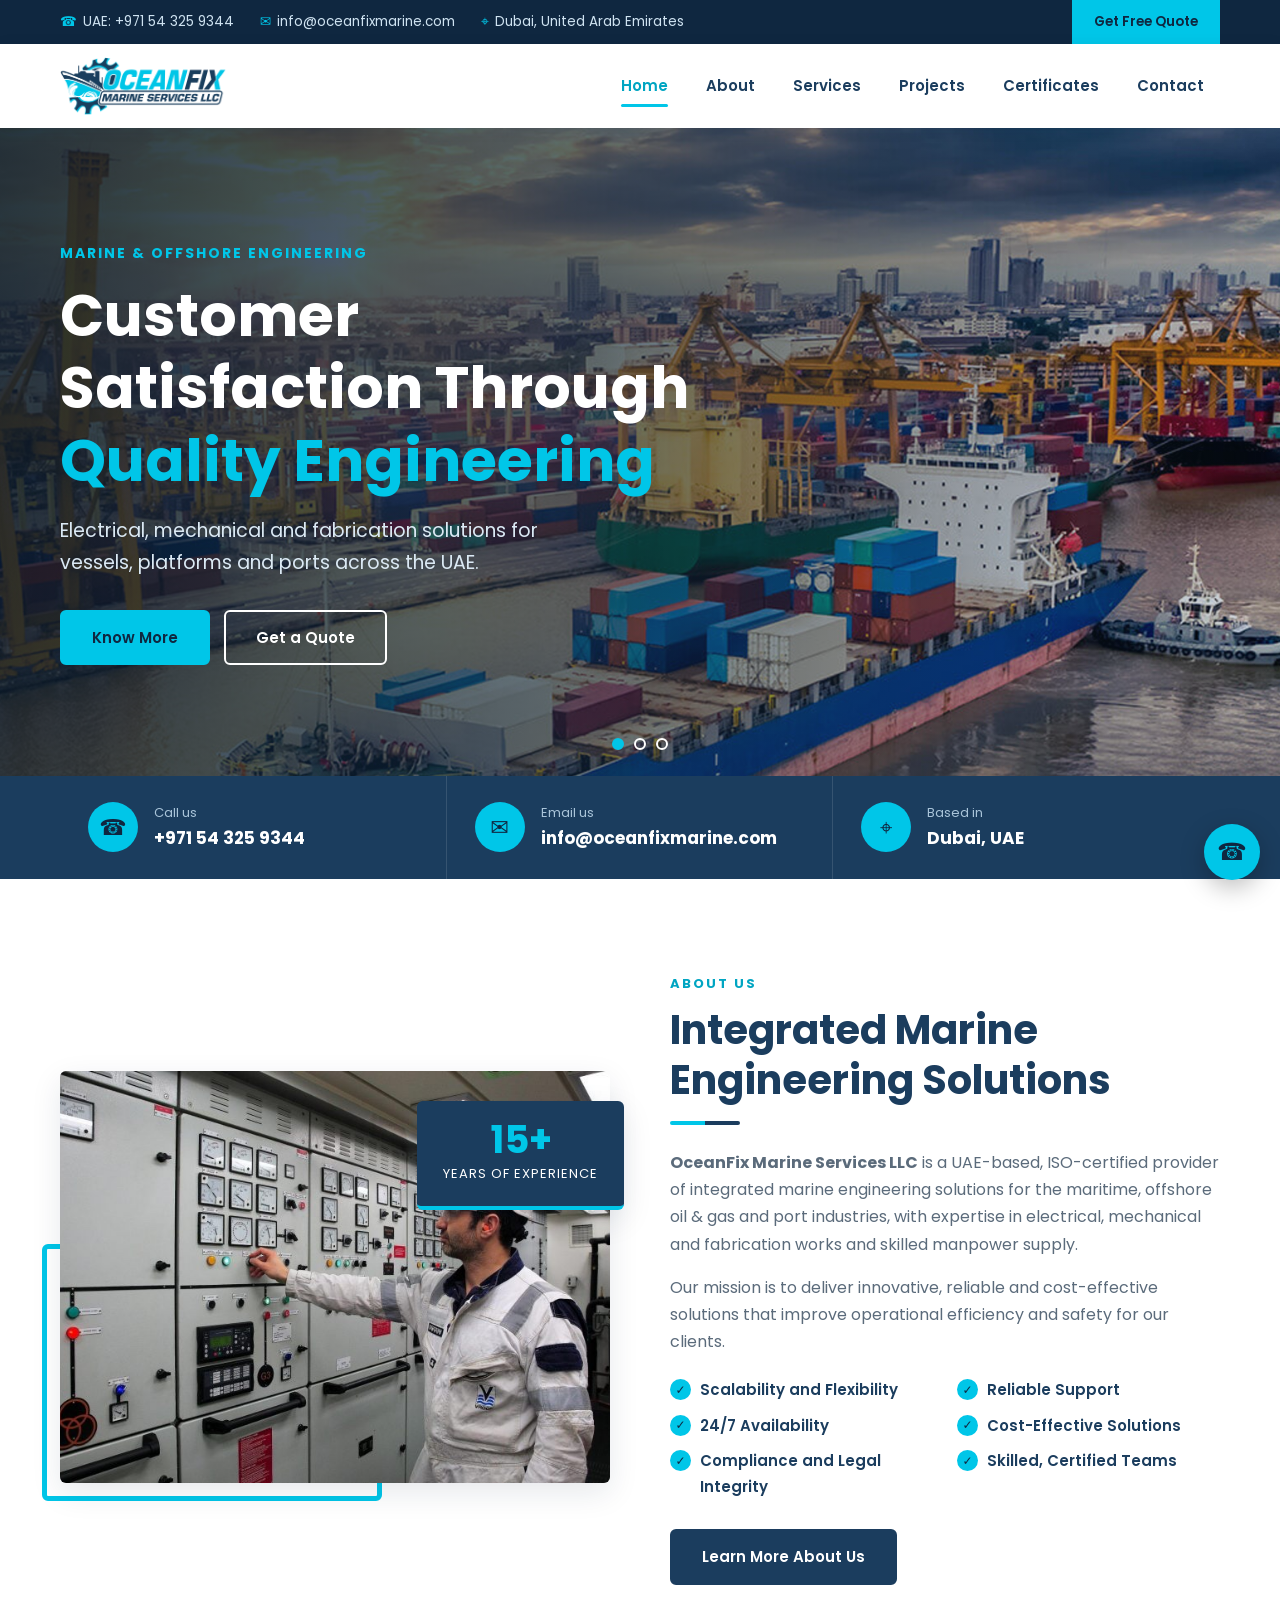
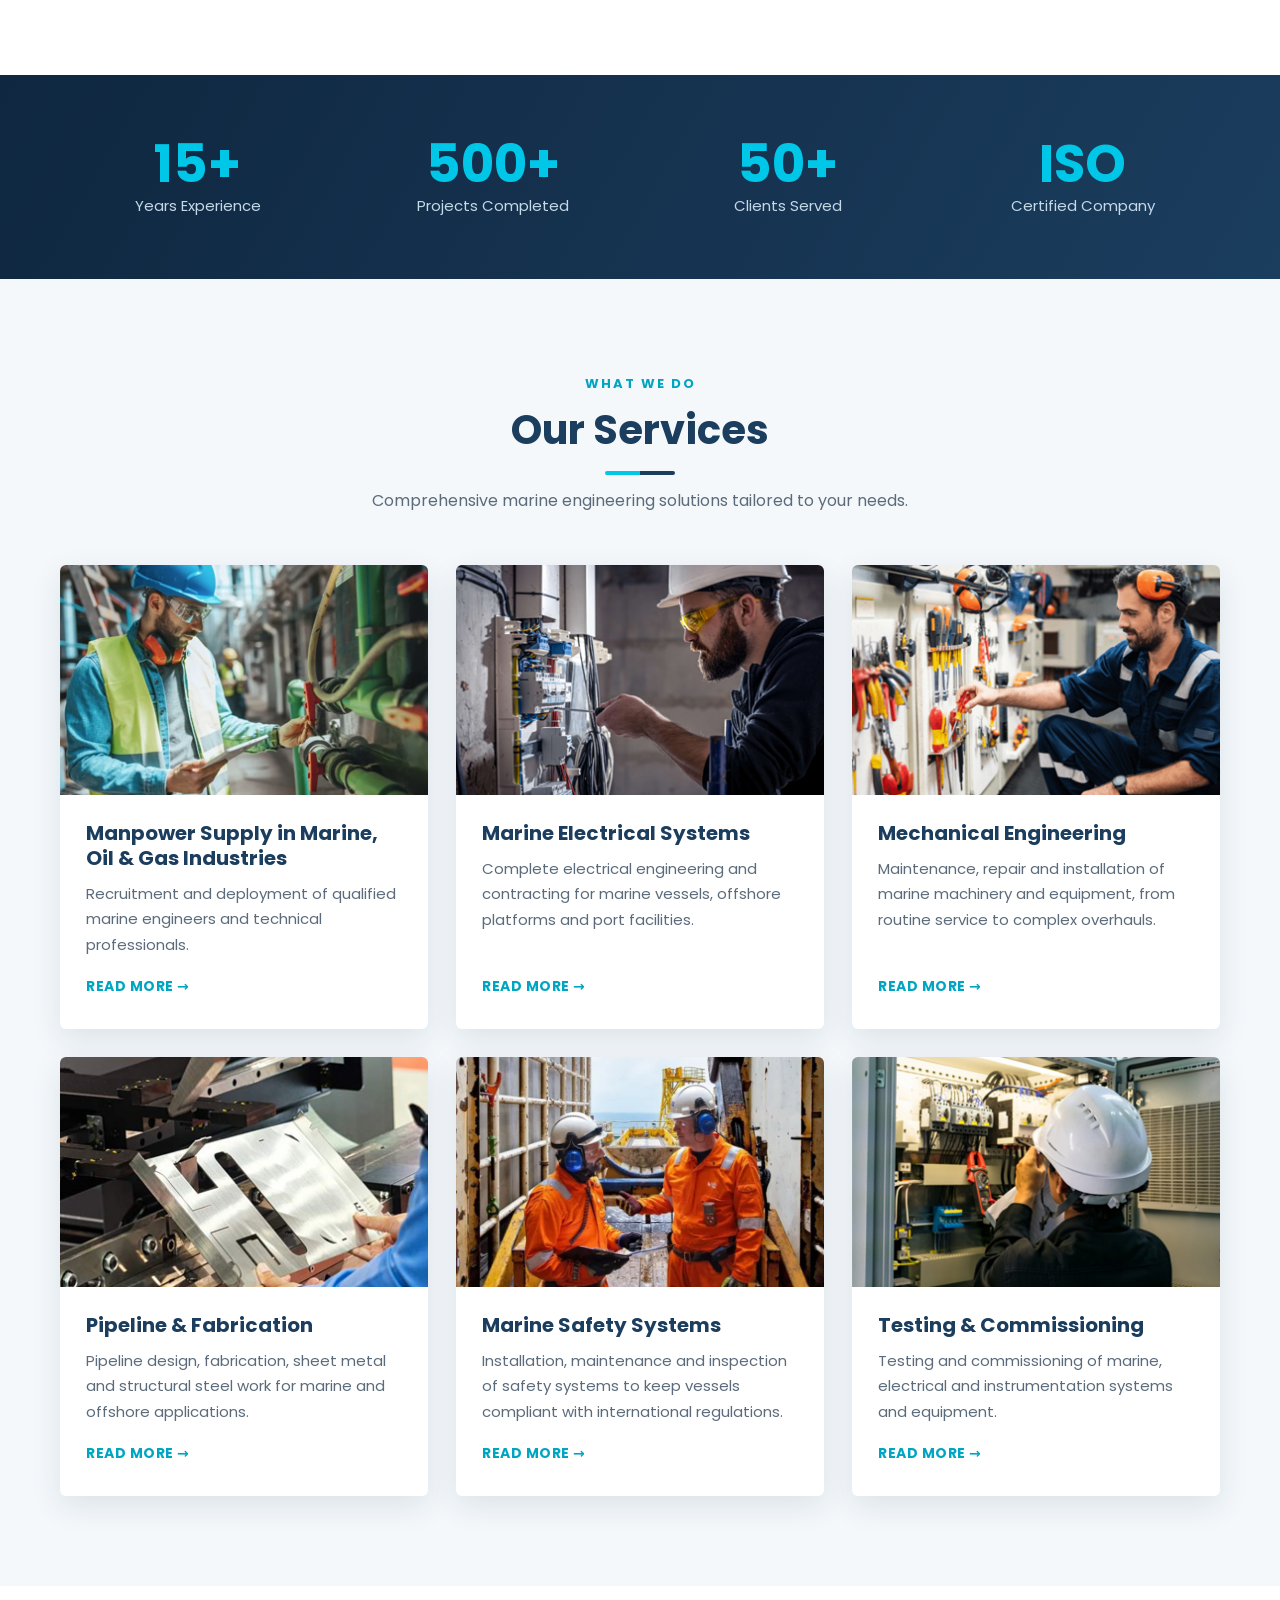
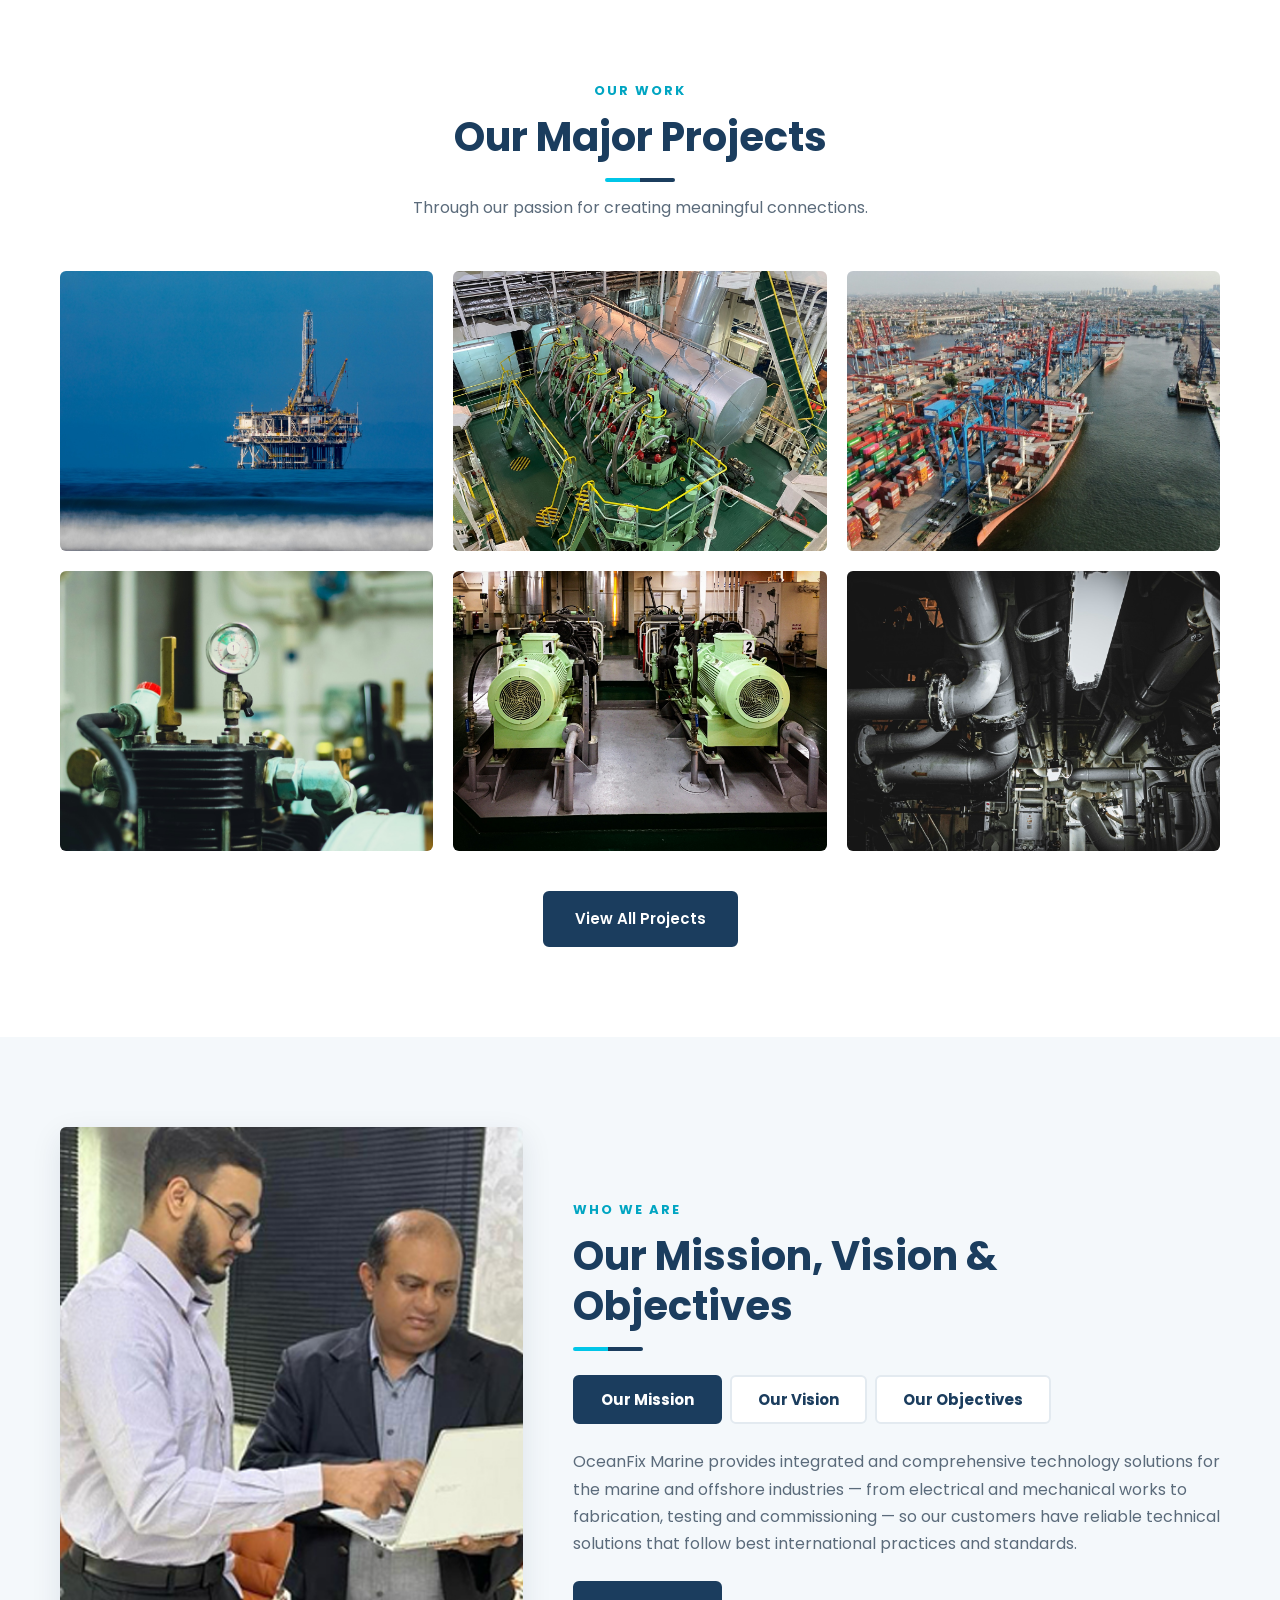
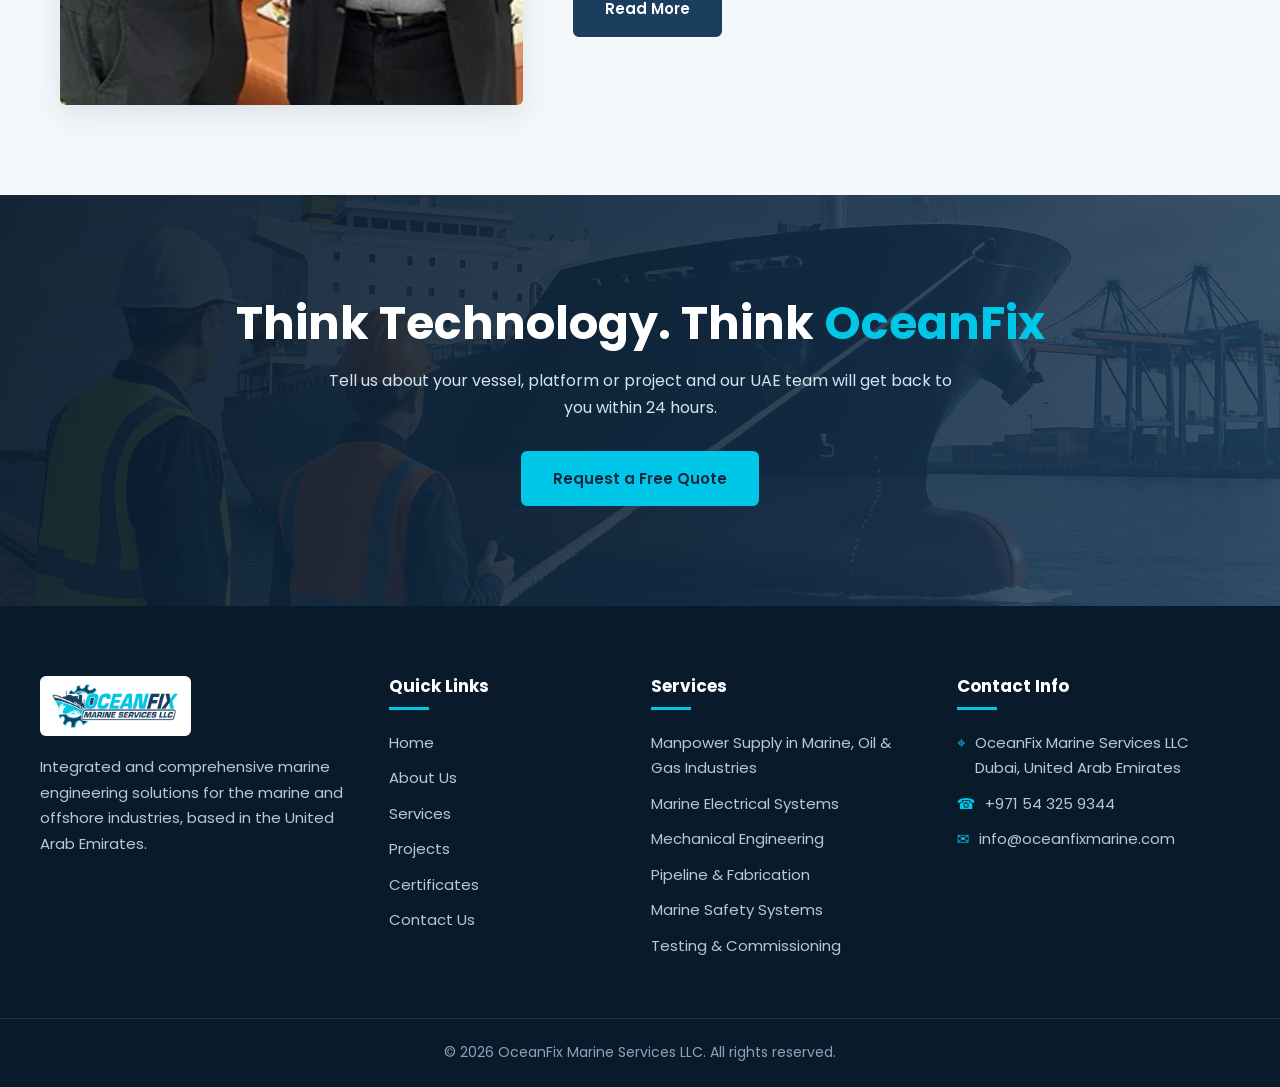
<file: index.html>
<!DOCTYPE html>
<html lang="en">
<head>
<meta charset="utf-8">
<meta name="viewport" content="width=device-width, initial-scale=1">
<title>OceanFix Marine Services LLC | Marine Engineering Services in the UAE</title>
<meta name="description" content="OceanFix Marine Services LLC delivers marine electrical, mechanical, pipeline fabrication, safety systems, testing and skilled manpower across the UAE.">
<meta name="theme-color" content="#1b3d5e">
<link rel="canonical" href="https://oceanfixmarine.com/">
<link rel="icon" type="image/png" href="/images/favicon.png">
<link rel="apple-touch-icon" href="/images/favicon.png">
<meta property="og:type" content="website">
<meta property="og:title" content="OceanFix Marine Services LLC | Marine Engineering Services in the UAE">
<meta property="og:description" content="OceanFix Marine Services LLC delivers marine electrical, mechanical, pipeline fabrication, safety systems, testing and skilled manpower across the UAE.">
<meta property="og:image" content="https://oceanfixmarine.com/images/logo.png">
<link rel="preconnect" href="https://fonts.googleapis.com">
<link rel="preconnect" href="https://fonts.gstatic.com" crossorigin>
<link href="https://fonts.googleapis.com/css2?family=Poppins:wght@400;500;600;700;800&display=swap" rel="stylesheet">
<link rel="stylesheet" href="/css/style.css">
</head>
<body>
<div class="topbar"><div class="container">
<ul>
<li><a href="tel:+971543259344"><i>☎</i>UAE: +971 54 325 9344</a></li>
<li class="hide-sm"><a href="mailto:info@oceanfixmarine.com"><i>✉</i>info@oceanfixmarine.com</a></li>
<li class="hide-sm"><i>⌖</i>Dubai, United Arab Emirates</li>
</ul>
<a class="quote" href="/contact">Get Free Quote</a>
</div></div>
<header class="site-header"><div class="container">
<a class="logo" href="/"><img src="/images/logo.png" alt="OceanFix Marine Services LLC" width="170" height="59"></a>
<button class="menu-btn" aria-label="Menu" aria-expanded="false"><span></span></button>
<nav class="nav" aria-label="Main"><ul>
<li><a href="/" class="active">Home</a></li>
<li><a href="/about">About</a></li>
<li><a href="/services">Services</a></li>
<li><a href="/projects">Projects</a></li>
<li><a href="/certificates">Certificates</a></li>
<li><a href="/contact">Contact</a></li>
</ul></nav>
</div></header>
<main>
<section class="hero" aria-label="Featured"><div class="slide" style="background-image:url(/images/main-slider/1.jpg)"><div class="container"><div class="slide-content"><span class="tag">Marine &amp; Offshore Engineering</span><h1>Customer Satisfaction Through <em>Quality Engineering</em></h1><p>Electrical, mechanical and fabrication solutions for vessels, platforms and ports across the UAE.</p><div class="btns"><a class="btn btn-primary" href="/about">Know More</a><a class="btn btn-outline" href="/contact">Get a Quote</a></div></div></div></div><div class="slide" style="background-image:url(/images/main-slider/2.jpg)"><div class="container"><div class="slide-content"><span class="tag">Our Commitment</span><h2>Safe. Reliable. <em>On Time.</em></h2><p>Ethical, profitable and enjoyable partnerships built on understanding every client&rsquo;s unique needs.</p><div class="btns"><a class="btn btn-primary" href="/about">Know More</a><a class="btn btn-outline" href="/contact">Get a Quote</a></div></div></div></div><div class="slide" style="background-image:url(/images/main-slider/3.jpg)"><div class="container"><div class="slide-content"><span class="tag">Skilled Workforce</span><h2>The Backbone of Your <em>Workforce Needs</em></h2><p>Qualified marine engineers and technicians, ready to deploy for your next project.</p><div class="btns"><a class="btn btn-primary" href="/about">Know More</a><a class="btn btn-outline" href="/contact">Get a Quote</a></div></div></div></div><div class="hero-dots"></div></section>
<section class="band"><div class="container">
<div class="band-item"><div class="ico">☎</div><div><small>Call us</small><strong><a href="tel:+971543259344">+971 54 325 9344</a></strong></div></div>
<div class="band-item"><div class="ico">✉</div><div><small>Email us</small><strong><a href="mailto:info@oceanfixmarine.com">info@oceanfixmarine.com</a></strong></div></div>
<div class="band-item"><div class="ico">⌖</div><div><small>Based in</small><strong>Dubai, UAE</strong></div></div>
</div></section>

<section class="section"><div class="container about-grid">
<div class="about-img reveal"><img src="/images/about.jpg" alt="Engineer operating a marine switchboard" loading="lazy"><div class="about-badge"><b>15+</b><span>Years of Experience</span></div></div>
<div class="about-text reveal">
<div class="sec-title" style="margin-bottom:24px"><span class="eyebrow">About Us</span><h2>Integrated Marine Engineering Solutions</h2><span class="bar"></span></div>
<p><strong>OceanFix Marine Services LLC</strong> is a UAE-based, ISO-certified provider of integrated marine engineering solutions for the maritime, offshore oil &amp; gas and port industries, with expertise in electrical, mechanical and fabrication works and skilled manpower supply.</p>
<p>Our mission is to deliver innovative, reliable and cost-effective solutions that improve operational efficiency and safety for our clients.</p>
<ul class="checks"><li>Scalability and Flexibility</li><li>Reliable Support</li><li>24/7 Availability</li><li>Cost-Effective Solutions</li><li>Compliance and Legal Integrity</li><li>Skilled, Certified Teams</li></ul>
<a class="btn btn-navy" href="/about">Learn More About Us</a>
</div></div></section>

<section class="stats"><div class="container">
<div class="stat"><b>15+</b><span>Years Experience</span></div>
<div class="stat"><b>500+</b><span>Projects Completed</span></div>
<div class="stat"><b>50+</b><span>Clients Served</span></div>
<div class="stat"><b>ISO</b><span>Certified Company</span></div>
</div></section>

<section class="section alt"><div class="container">
<div class="sec-title center reveal"><span class="eyebrow">What We Do</span><h2>Our Services</h2><span class="bar"></span><p>Comprehensive marine engineering solutions tailored to your needs.</p></div>
<div class="cards">
<article class="card reveal"><div class="thumb"><img src="/images/gallery/manpower.jpg" alt="Manpower Supply in Marine, Oil &amp; Gas Industries" loading="lazy"></div><div class="body"><h3>Manpower Supply in Marine, Oil &amp; Gas Industries</h3><p>Recruitment and deployment of qualified marine engineers and technical professionals.</p><a class="more" href="/services/manpower">Read More</a></div></article>
<article class="card reveal"><div class="thumb"><img src="/images/gallery/electrcal.jpg" alt="Marine Electrical Systems" loading="lazy"></div><div class="body"><h3>Marine Electrical Systems</h3><p>Complete electrical engineering and contracting for marine vessels, offshore platforms and port facilities.</p><a class="more" href="/services/electrical">Read More</a></div></article>
<article class="card reveal"><div class="thumb"><img src="/images/gallery/design-eng.jpg" alt="Mechanical Engineering" loading="lazy"></div><div class="body"><h3>Mechanical Engineering</h3><p>Maintenance, repair and installation of marine machinery and equipment, from routine service to complex overhauls.</p><a class="more" href="/services/mechanical">Read More</a></div></article>
<article class="card reveal"><div class="thumb"><img src="/images/gallery/fab.jpg" alt="Pipeline & Fabrication" loading="lazy"></div><div class="body"><h3>Pipeline & Fabrication</h3><p>Pipeline design, fabrication, sheet metal and structural steel work for marine and offshore applications.</p><a class="more" href="/services/pipeline">Read More</a></div></article>
<article class="card reveal"><div class="thumb"><img src="/images/services/safety.jpg" alt="Marine Safety Systems" loading="lazy"></div><div class="body"><h3>Marine Safety Systems</h3><p>Installation, maintenance and inspection of safety systems to keep vessels compliant with international regulations.</p><a class="more" href="/services/safety">Read More</a></div></article>
<article class="card reveal"><div class="thumb"><img src="/images/gallery/test.jpg" alt="Testing & Commissioning" loading="lazy"></div><div class="body"><h3>Testing & Commissioning</h3><p>Testing and commissioning of marine, electrical and instrumentation systems and equipment.</p><a class="more" href="/services/testing">Read More</a></div></article>
</div></div></section>

<section class="section"><div class="container">
<div class="sec-title center reveal"><span class="eyebrow">Our Work</span><h2>Our Major Projects</h2><span class="bar"></span><p>Through our passion for creating meaningful connections.</p></div>
<div class="gallery">
<figure class="reveal"><img src="/images/projects/1.jpg" alt="Offshore Platform Electrical Upgrade" loading="lazy"><figcaption><small>Oil & Gas Operator</small><strong>Offshore Platform Electrical Upgrade</strong></figcaption></figure>
<figure class="reveal"><img src="/images/projects/2.jpg" alt="Marine Vessel Mechanical Overhaul" loading="lazy"><figcaption><small>Shipping Company</small><strong>Marine Vessel Mechanical Overhaul</strong></figcaption></figure>
<figure class="reveal"><img src="/images/projects/3.jpg" alt="Port Facility Pipeline Installation" loading="lazy"><figcaption><small>Port Authority</small><strong>Port Facility Pipeline Installation</strong></figcaption></figure>
<figure class="reveal"><img src="/images/projects/4.jpg" alt="Fire Safety System Upgrade" loading="lazy"><figcaption><small>Vessel Operator</small><strong>Fire Safety System Upgrade</strong></figcaption></figure>
<figure class="reveal"><img src="/images/projects/5.jpg" alt="Power Generation System Installation" loading="lazy"><figcaption><small>Offshore Vessel Owner</small><strong>Power Generation System Installation</strong></figcaption></figure>
<figure class="reveal"><img src="/images/projects/6.jpg" alt="HVAC System Retrofit" loading="lazy"><figcaption><small>Support Vessel Operator</small><strong>HVAC System Retrofit</strong></figcaption></figure>
</div>
<div style="text-align:center;margin-top:40px"><a class="btn btn-navy" href="/projects">View All Projects</a></div>
</div></section>

<section class="section alt"><div class="container mv-grid">
<div class="mv-img reveal"><img src="/images/resource/mission.jpg" alt="Our team" loading="lazy"></div>
<div class="reveal">
<div class="sec-title" style="margin-bottom:24px"><span class="eyebrow">Who We Are</span><h2>Our Mission, Vision &amp; Objectives</h2><span class="bar"></span></div>
<div class="tabs" role="tablist"><button class="on" data-tab="t-mission">Our Mission</button><button data-tab="t-vision">Our Vision</button><button data-tab="t-obj">Our Objectives</button></div>
<div class="tab-panel on" id="t-mission"><p>OceanFix Marine provides integrated and comprehensive technology solutions for the marine and offshore industries &mdash; from electrical and mechanical works to fabrication, testing and commissioning &mdash; so our customers have reliable technical solutions that follow best international practices and standards.</p></div>
<div class="tab-panel" id="t-vision"><p>To be recognised as the best one-stop destination for marine and offshore engineering contracting in the UAE, delivering complete engineering, procurement, installation and commissioning while ensuring the safety of people, equipment and the environment.</p></div>
<div class="tab-panel" id="t-obj"><p>To achieve these objectives we operate a Quality Management System applied across all of our core activities, supported by ISO 9001, ISO 14001 and ISO 45001 standards for quality, environment and occupational health &amp; safety.</p></div>
<a class="btn btn-navy" href="/about" style="margin-top:10px">Read More</a>
</div></div></section>
<section class="cta" style="background-image:url(/images/main-slider/2.jpg)"><div class="container reveal">
<h2>Think Technology. Think <em>OceanFix</em></h2>
<p>Tell us about your vessel, platform or project and our UAE team will get back to you within 24 hours.</p>
<a class="btn btn-primary" href="/contact">Request a Free Quote</a></div></section>
</main>
<footer class="site-footer">
<div class="container foot">
<div><img class="flogo" src="/images/logo.png" alt="OceanFix Marine Services LLC" width="173" height="60">
<p>Integrated and comprehensive marine engineering solutions for the marine and offshore industries, based in the United Arab Emirates.</p></div>
<div><h4>Quick Links</h4><ul>
<li><a href="/">Home</a></li><li><a href="/about">About Us</a></li><li><a href="/services">Services</a></li><li><a href="/projects">Projects</a></li><li><a href="/certificates">Certificates</a></li><li><a href="/contact">Contact Us</a></li></ul></div>
<div><h4>Services</h4><ul>
<li><a href="/services/manpower">Manpower Supply in Marine, Oil &amp; Gas Industries</a></li>
<li><a href="/services/electrical">Marine Electrical Systems</a></li>
<li><a href="/services/mechanical">Mechanical Engineering</a></li>
<li><a href="/services/pipeline">Pipeline & Fabrication</a></li>
<li><a href="/services/safety">Marine Safety Systems</a></li>
<li><a href="/services/testing">Testing & Commissioning</a></li>
</ul></div>
<div><h4>Contact Info</h4><ul class="ci">
<li><i>⌖</i><span>OceanFix Marine Services LLC<br>Dubai, United Arab Emirates</span></li>
<li><i>☎</i><a href="tel:+971543259344">+971 54 325 9344</a></li>
<li><i>✉</i><a href="mailto:info@oceanfixmarine.com">info@oceanfixmarine.com</a></li>
</ul></div>
</div>
<div class="copy"><div class="container">&copy; 2026 OceanFix Marine Services LLC. All rights reserved.</div></div>
</footer>
<a class="float-call" href="tel:+971543259344" aria-label="Call us">☎</a>
<script src="/js/main.js" defer></script>
</body>
</html>
</file>
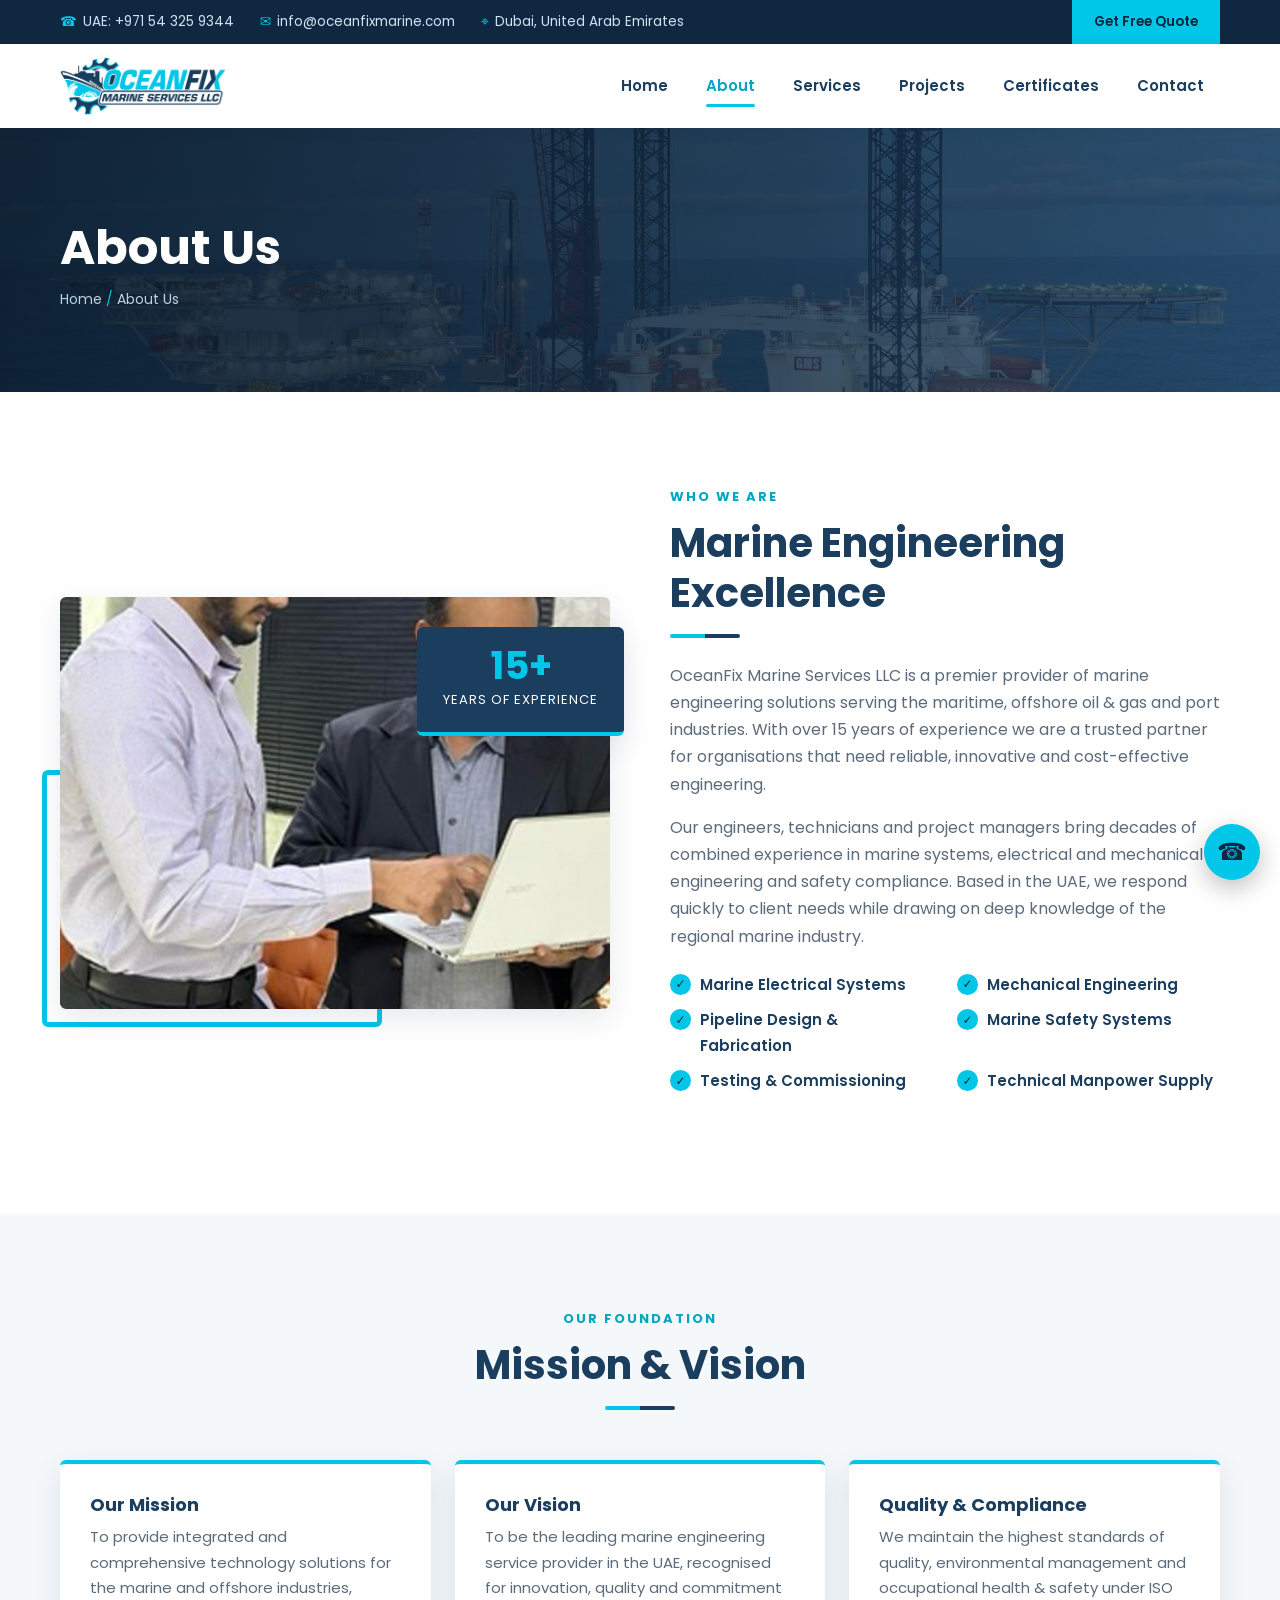
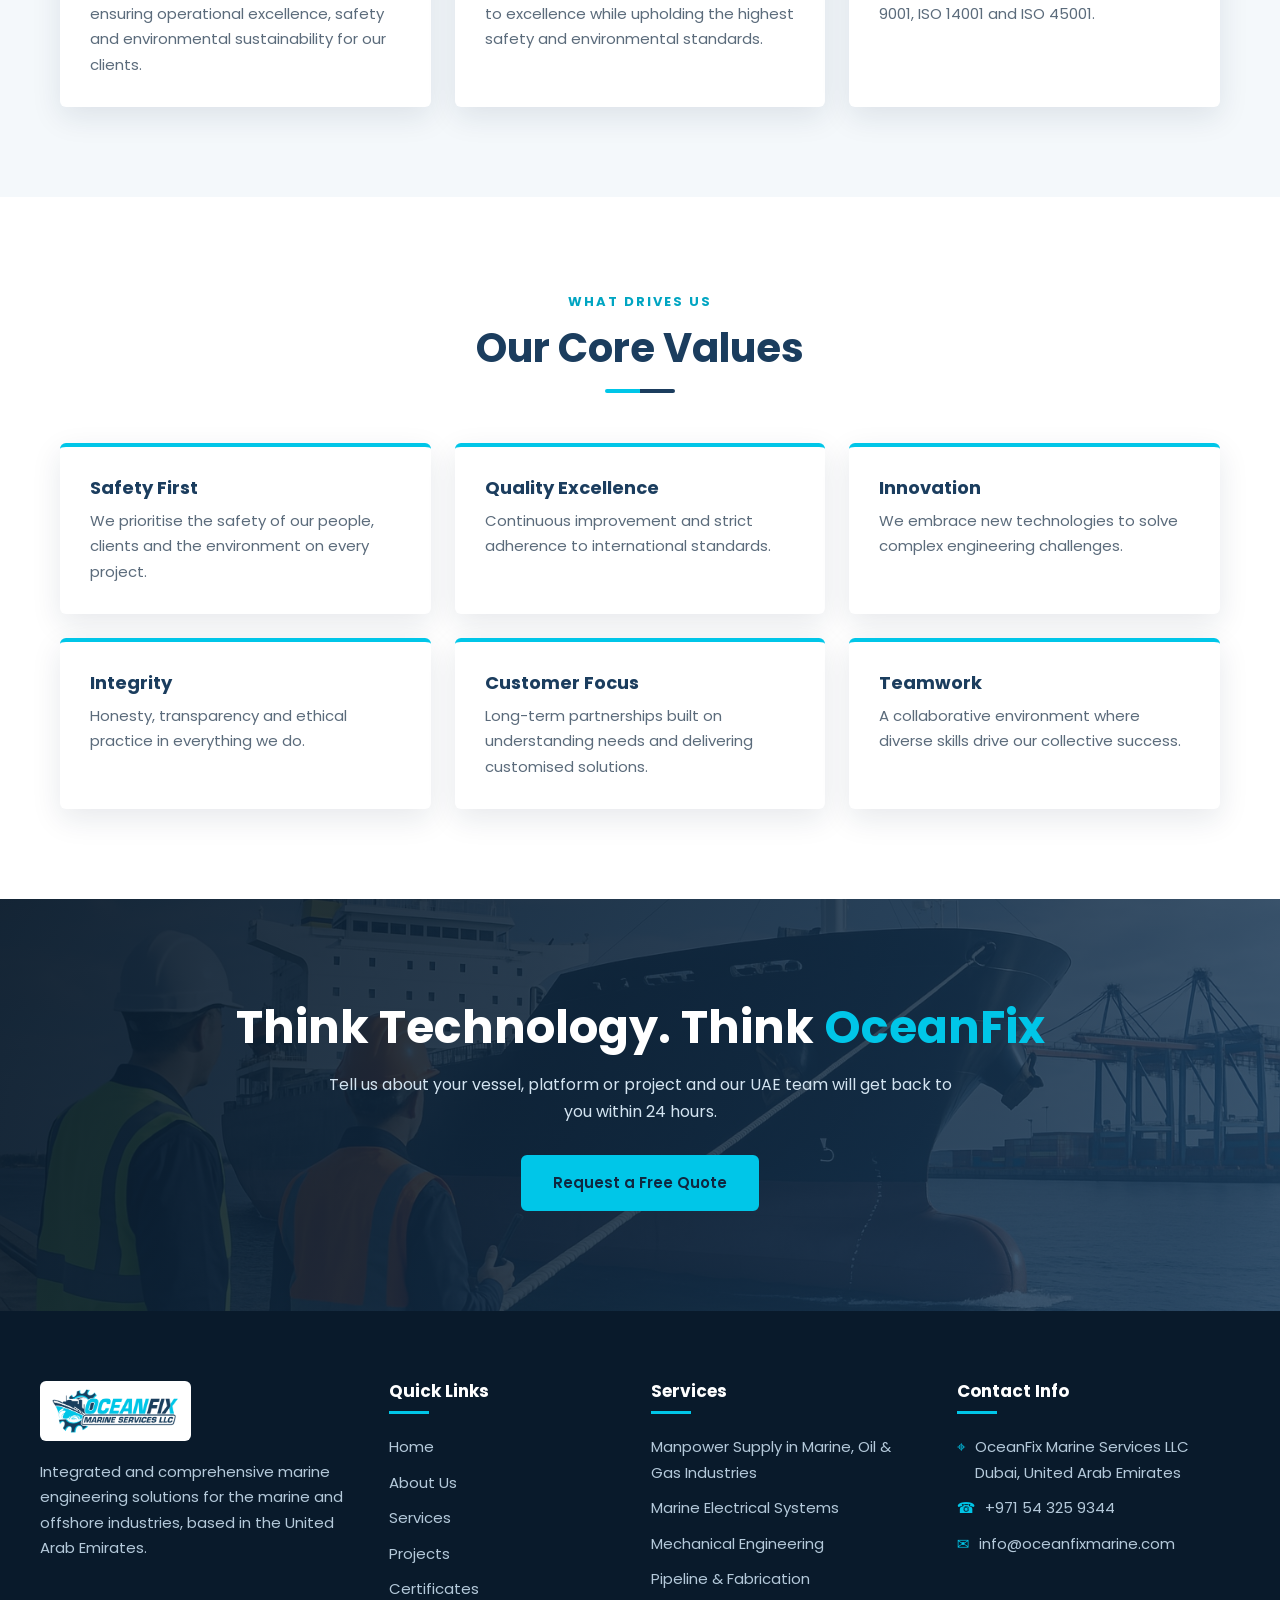
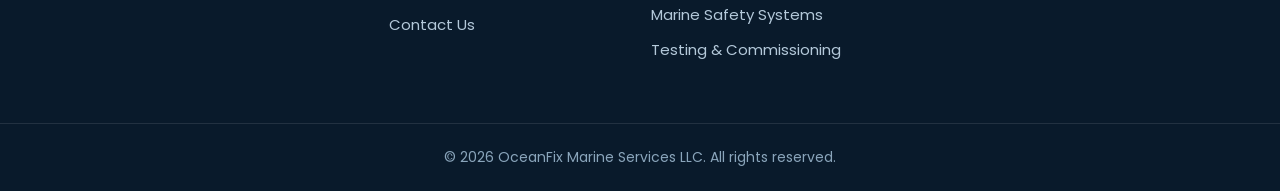
<file: about.html>
<!DOCTYPE html>
<html lang="en">
<head>
<meta charset="utf-8">
<meta name="viewport" content="width=device-width, initial-scale=1">
<title>About Us | OceanFix Marine Services LLC</title>
<meta name="description" content="Learn about OceanFix Marine Services LLC, a UAE-based marine engineering company with 15+ years of experience.">
<meta name="theme-color" content="#1b3d5e">
<link rel="canonical" href="https://oceanfixmarine.com/about">
<link rel="icon" type="image/png" href="/images/favicon.png">
<link rel="apple-touch-icon" href="/images/favicon.png">
<meta property="og:type" content="website">
<meta property="og:title" content="About Us | OceanFix Marine Services LLC">
<meta property="og:description" content="Learn about OceanFix Marine Services LLC, a UAE-based marine engineering company with 15+ years of experience.">
<meta property="og:image" content="https://oceanfixmarine.com/images/logo.png">
<link rel="preconnect" href="https://fonts.googleapis.com">
<link rel="preconnect" href="https://fonts.gstatic.com" crossorigin>
<link href="https://fonts.googleapis.com/css2?family=Poppins:wght@400;500;600;700;800&display=swap" rel="stylesheet">
<link rel="stylesheet" href="/css/style.css">
</head>
<body>
<div class="topbar"><div class="container">
<ul>
<li><a href="tel:+971543259344"><i>☎</i>UAE: +971 54 325 9344</a></li>
<li class="hide-sm"><a href="mailto:info@oceanfixmarine.com"><i>✉</i>info@oceanfixmarine.com</a></li>
<li class="hide-sm"><i>⌖</i>Dubai, United Arab Emirates</li>
</ul>
<a class="quote" href="/contact">Get Free Quote</a>
</div></div>
<header class="site-header"><div class="container">
<a class="logo" href="/"><img src="/images/logo.png" alt="OceanFix Marine Services LLC" width="170" height="59"></a>
<button class="menu-btn" aria-label="Menu" aria-expanded="false"><span></span></button>
<nav class="nav" aria-label="Main"><ul>
<li><a href="/">Home</a></li>
<li><a href="/about" class="active">About</a></li>
<li><a href="/services">Services</a></li>
<li><a href="/projects">Projects</a></li>
<li><a href="/certificates">Certificates</a></li>
<li><a href="/contact">Contact</a></li>
</ul></nav>
</div></header>
<section class="page-banner" style="background-image:url(/images/background/1.jpg)"><div class="container">
<h1>About Us</h1><div class="crumbs"><a href="/">Home</a> <span>/</span> About Us</div></div></section>
<main>
<section class="section"><div class="container about-grid">
<div class="about-img reveal"><img src="/images/resource/mission.jpg" alt="OceanFix team" loading="lazy"><div class="about-badge"><b>15+</b><span>Years of Experience</span></div></div>
<div class="about-text reveal">
<div class="sec-title" style="margin-bottom:24px"><span class="eyebrow">Who We Are</span><h2>Marine Engineering Excellence</h2><span class="bar"></span></div>
<p>OceanFix Marine Services LLC is a premier provider of marine engineering solutions serving the maritime, offshore oil &amp; gas and port industries. With over 15 years of experience we are a trusted partner for organisations that need reliable, innovative and cost-effective engineering.</p>
<p>Our engineers, technicians and project managers bring decades of combined experience in marine systems, electrical and mechanical engineering and safety compliance. Based in the UAE, we respond quickly to client needs while drawing on deep knowledge of the regional marine industry.</p>
<ul class="checks"><li>Marine Electrical Systems</li><li>Mechanical Engineering</li><li>Pipeline Design &amp; Fabrication</li><li>Marine Safety Systems</li><li>Testing &amp; Commissioning</li><li>Technical Manpower Supply</li></ul>
</div></div></section>

<section class="section alt"><div class="container">
<div class="sec-title center reveal"><span class="eyebrow">Our Foundation</span><h2>Mission &amp; Vision</h2><span class="bar"></span></div>
<div class="values">
<div class="value reveal"><h3>Our Mission</h3><p>To provide integrated and comprehensive technology solutions for the marine and offshore industries, ensuring operational excellence, safety and environmental sustainability for our clients.</p></div>
<div class="value reveal"><h3>Our Vision</h3><p>To be the leading marine engineering service provider in the UAE, recognised for innovation, quality and commitment to excellence while upholding the highest safety and environmental standards.</p></div>
<div class="value reveal"><h3>Quality &amp; Compliance</h3><p>We maintain the highest standards of quality, environmental management and occupational health &amp; safety under ISO 9001, ISO 14001 and ISO 45001.</p></div>
</div></div></section>

<section class="section"><div class="container">
<div class="sec-title center reveal"><span class="eyebrow">What Drives Us</span><h2>Our Core Values</h2><span class="bar"></span></div>
<div class="values">
<div class="value reveal"><h3>Safety First</h3><p>We prioritise the safety of our people, clients and the environment on every project.</p></div>
<div class="value reveal"><h3>Quality Excellence</h3><p>Continuous improvement and strict adherence to international standards.</p></div>
<div class="value reveal"><h3>Innovation</h3><p>We embrace new technologies to solve complex engineering challenges.</p></div>
<div class="value reveal"><h3>Integrity</h3><p>Honesty, transparency and ethical practice in everything we do.</p></div>
<div class="value reveal"><h3>Customer Focus</h3><p>Long-term partnerships built on understanding needs and delivering customised solutions.</p></div>
<div class="value reveal"><h3>Teamwork</h3><p>A collaborative environment where diverse skills drive our collective success.</p></div>
</div></div></section>
<section class="cta" style="background-image:url(/images/main-slider/2.jpg)"><div class="container reveal">
<h2>Think Technology. Think <em>OceanFix</em></h2>
<p>Tell us about your vessel, platform or project and our UAE team will get back to you within 24 hours.</p>
<a class="btn btn-primary" href="/contact">Request a Free Quote</a></div></section>
</main>
<footer class="site-footer">
<div class="container foot">
<div><img class="flogo" src="/images/logo.png" alt="OceanFix Marine Services LLC" width="173" height="60">
<p>Integrated and comprehensive marine engineering solutions for the marine and offshore industries, based in the United Arab Emirates.</p></div>
<div><h4>Quick Links</h4><ul>
<li><a href="/">Home</a></li><li><a href="/about">About Us</a></li><li><a href="/services">Services</a></li><li><a href="/projects">Projects</a></li><li><a href="/certificates">Certificates</a></li><li><a href="/contact">Contact Us</a></li></ul></div>
<div><h4>Services</h4><ul>
<li><a href="/services/manpower">Manpower Supply in Marine, Oil &amp; Gas Industries</a></li>
<li><a href="/services/electrical">Marine Electrical Systems</a></li>
<li><a href="/services/mechanical">Mechanical Engineering</a></li>
<li><a href="/services/pipeline">Pipeline & Fabrication</a></li>
<li><a href="/services/safety">Marine Safety Systems</a></li>
<li><a href="/services/testing">Testing & Commissioning</a></li>
</ul></div>
<div><h4>Contact Info</h4><ul class="ci">
<li><i>⌖</i><span>OceanFix Marine Services LLC<br>Dubai, United Arab Emirates</span></li>
<li><i>☎</i><a href="tel:+971543259344">+971 54 325 9344</a></li>
<li><i>✉</i><a href="mailto:info@oceanfixmarine.com">info@oceanfixmarine.com</a></li>
</ul></div>
</div>
<div class="copy"><div class="container">&copy; 2026 OceanFix Marine Services LLC. All rights reserved.</div></div>
</footer>
<a class="float-call" href="tel:+971543259344" aria-label="Call us">☎</a>
<script src="/js/main.js" defer></script>
</body>
</html>
</file>
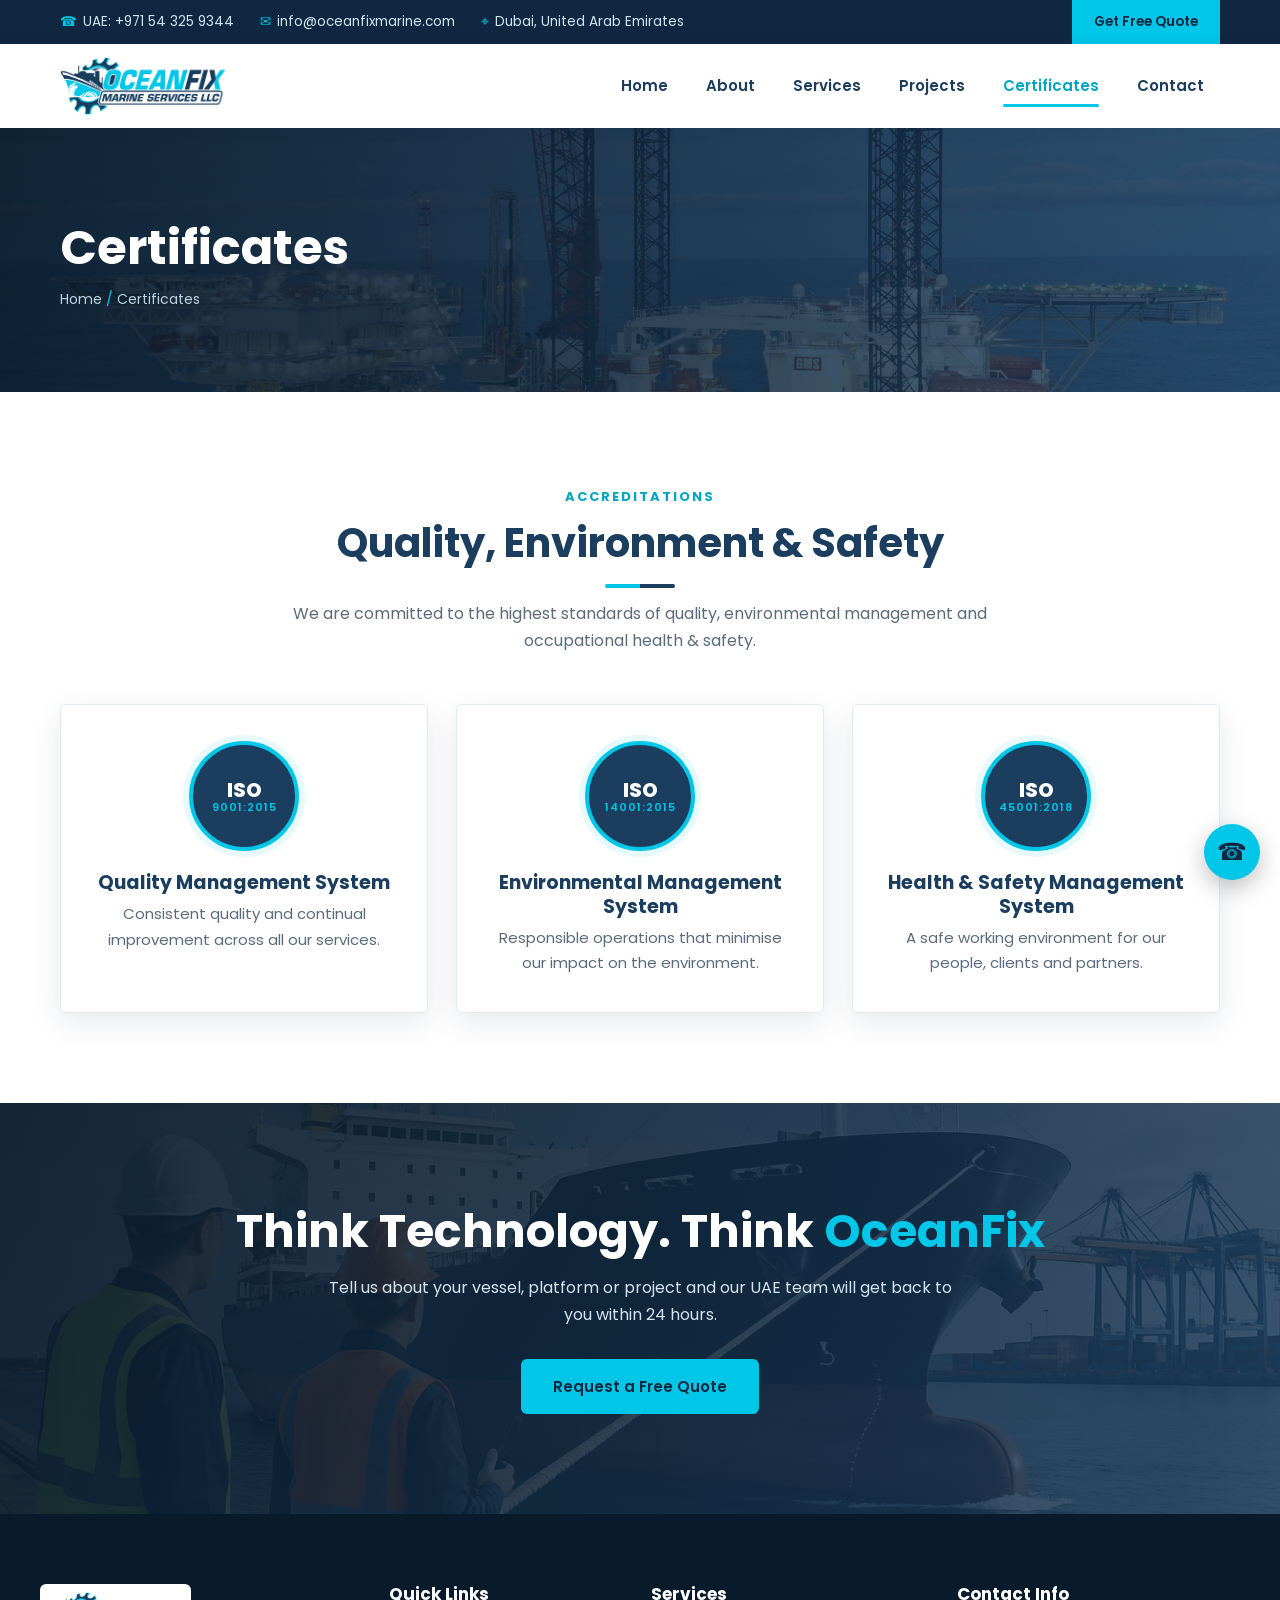
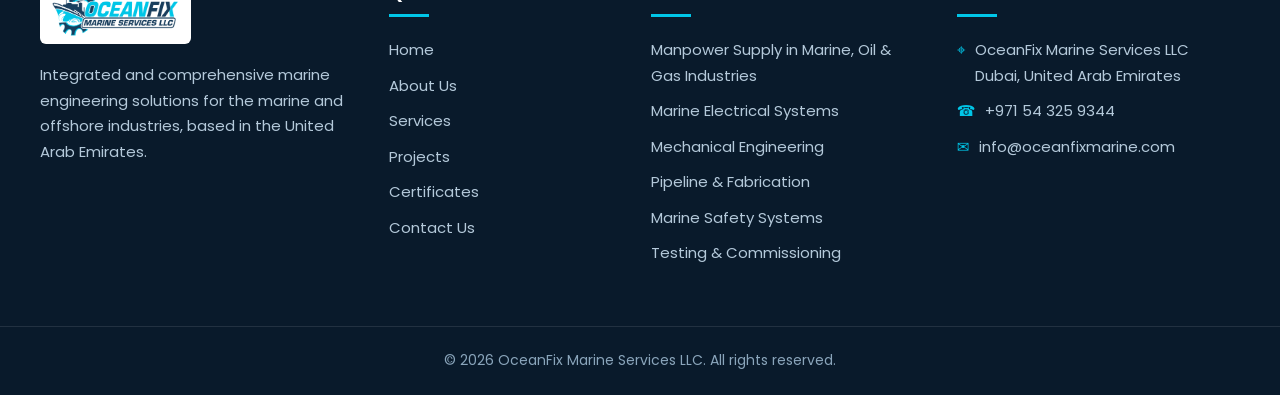
<file: certificates.html>
<!DOCTYPE html>
<html lang="en">
<head>
<meta charset="utf-8">
<meta name="viewport" content="width=device-width, initial-scale=1">
<title>Certificates | OceanFix Marine Services LLC</title>
<meta name="description" content="OceanFix Marine Services LLC is ISO 9001, ISO 14001 and ISO 45001 certified.">
<meta name="theme-color" content="#1b3d5e">
<link rel="canonical" href="https://oceanfixmarine.com/certificates">
<link rel="icon" type="image/png" href="/images/favicon.png">
<link rel="apple-touch-icon" href="/images/favicon.png">
<meta property="og:type" content="website">
<meta property="og:title" content="Certificates | OceanFix Marine Services LLC">
<meta property="og:description" content="OceanFix Marine Services LLC is ISO 9001, ISO 14001 and ISO 45001 certified.">
<meta property="og:image" content="https://oceanfixmarine.com/images/logo.png">
<link rel="preconnect" href="https://fonts.googleapis.com">
<link rel="preconnect" href="https://fonts.gstatic.com" crossorigin>
<link href="https://fonts.googleapis.com/css2?family=Poppins:wght@400;500;600;700;800&display=swap" rel="stylesheet">
<link rel="stylesheet" href="/css/style.css">
</head>
<body>
<div class="topbar"><div class="container">
<ul>
<li><a href="tel:+971543259344"><i>☎</i>UAE: +971 54 325 9344</a></li>
<li class="hide-sm"><a href="mailto:info@oceanfixmarine.com"><i>✉</i>info@oceanfixmarine.com</a></li>
<li class="hide-sm"><i>⌖</i>Dubai, United Arab Emirates</li>
</ul>
<a class="quote" href="/contact">Get Free Quote</a>
</div></div>
<header class="site-header"><div class="container">
<a class="logo" href="/"><img src="/images/logo.png" alt="OceanFix Marine Services LLC" width="170" height="59"></a>
<button class="menu-btn" aria-label="Menu" aria-expanded="false"><span></span></button>
<nav class="nav" aria-label="Main"><ul>
<li><a href="/">Home</a></li>
<li><a href="/about">About</a></li>
<li><a href="/services">Services</a></li>
<li><a href="/projects">Projects</a></li>
<li><a href="/certificates" class="active">Certificates</a></li>
<li><a href="/contact">Contact</a></li>
</ul></nav>
</div></header>
<section class="page-banner" style="background-image:url(/images/background/1.jpg)"><div class="container">
<h1>Certificates</h1><div class="crumbs"><a href="/">Home</a> <span>/</span> Certificates</div></div></section>
<main><section class="section"><div class="container">
<div class="sec-title center reveal"><span class="eyebrow">Accreditations</span><h2>Quality, Environment &amp; Safety</h2><span class="bar"></span><p>We are committed to the highest standards of quality, environmental management and occupational health &amp; safety.</p></div>
<div class="certs">
<div class="cert reveal"><div class="seal"><span>ISO<small>9001:2015</small></span></div><h3>Quality Management System</h3><p>Consistent quality and continual improvement across all our services.</p></div>
<div class="cert reveal"><div class="seal"><span>ISO<small>14001:2015</small></span></div><h3>Environmental Management System</h3><p>Responsible operations that minimise our impact on the environment.</p></div>
<div class="cert reveal"><div class="seal"><span>ISO<small>45001:2018</small></span></div><h3>Health &amp; Safety Management System</h3><p>A safe working environment for our people, clients and partners.</p></div></div></div></section><section class="cta" style="background-image:url(/images/main-slider/2.jpg)"><div class="container reveal">
<h2>Think Technology. Think <em>OceanFix</em></h2>
<p>Tell us about your vessel, platform or project and our UAE team will get back to you within 24 hours.</p>
<a class="btn btn-primary" href="/contact">Request a Free Quote</a></div></section>
</main>
<footer class="site-footer">
<div class="container foot">
<div><img class="flogo" src="/images/logo.png" alt="OceanFix Marine Services LLC" width="173" height="60">
<p>Integrated and comprehensive marine engineering solutions for the marine and offshore industries, based in the United Arab Emirates.</p></div>
<div><h4>Quick Links</h4><ul>
<li><a href="/">Home</a></li><li><a href="/about">About Us</a></li><li><a href="/services">Services</a></li><li><a href="/projects">Projects</a></li><li><a href="/certificates">Certificates</a></li><li><a href="/contact">Contact Us</a></li></ul></div>
<div><h4>Services</h4><ul>
<li><a href="/services/manpower">Manpower Supply in Marine, Oil &amp; Gas Industries</a></li>
<li><a href="/services/electrical">Marine Electrical Systems</a></li>
<li><a href="/services/mechanical">Mechanical Engineering</a></li>
<li><a href="/services/pipeline">Pipeline & Fabrication</a></li>
<li><a href="/services/safety">Marine Safety Systems</a></li>
<li><a href="/services/testing">Testing & Commissioning</a></li>
</ul></div>
<div><h4>Contact Info</h4><ul class="ci">
<li><i>⌖</i><span>OceanFix Marine Services LLC<br>Dubai, United Arab Emirates</span></li>
<li><i>☎</i><a href="tel:+971543259344">+971 54 325 9344</a></li>
<li><i>✉</i><a href="mailto:info@oceanfixmarine.com">info@oceanfixmarine.com</a></li>
</ul></div>
</div>
<div class="copy"><div class="container">&copy; 2026 OceanFix Marine Services LLC. All rights reserved.</div></div>
</footer>
<a class="float-call" href="tel:+971543259344" aria-label="Call us">☎</a>
<script src="/js/main.js" defer></script>
</body>
</html>
</file>
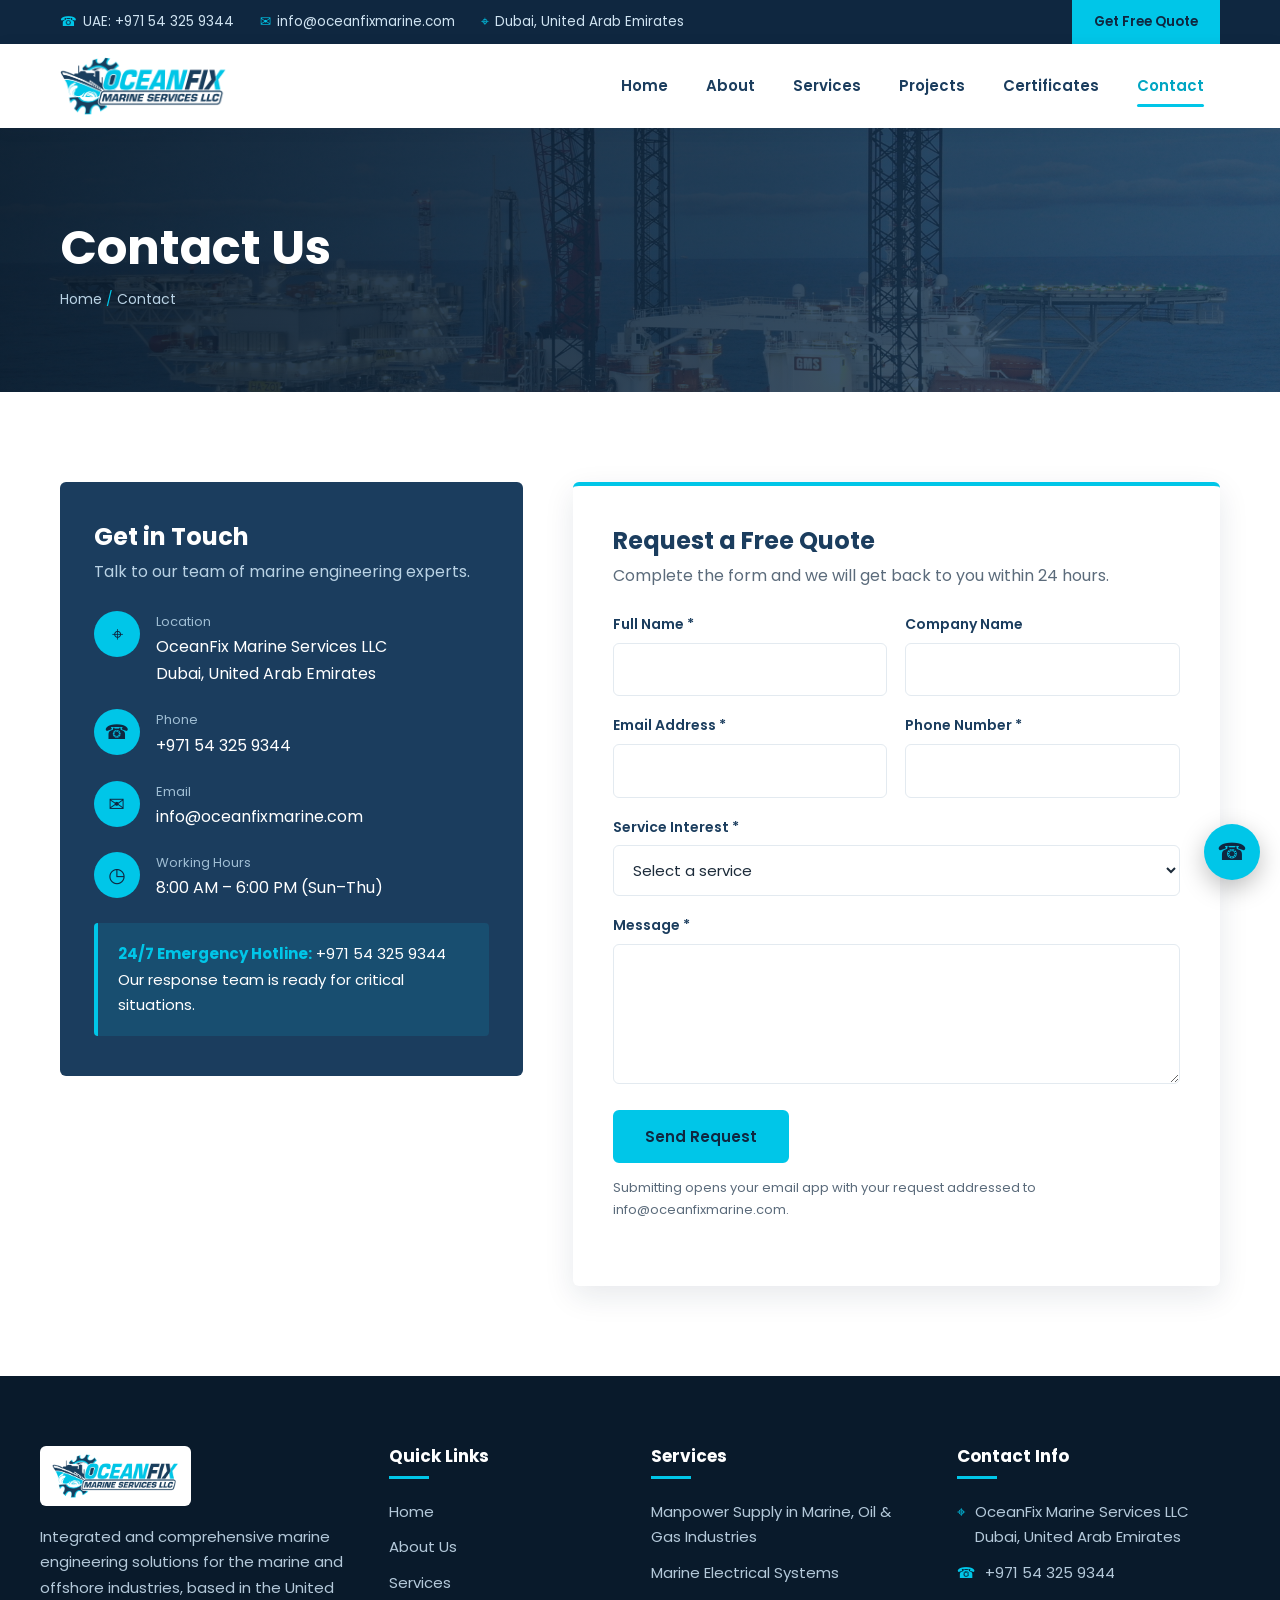
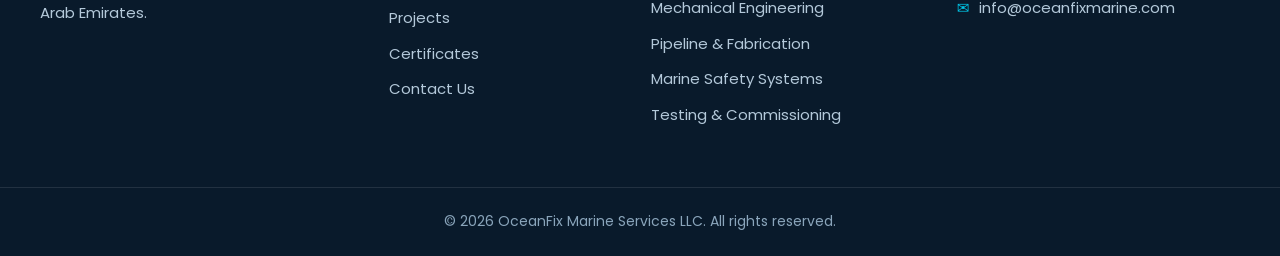
<file: contact.html>
<!DOCTYPE html>
<html lang="en">
<head>
<meta charset="utf-8">
<meta name="viewport" content="width=device-width, initial-scale=1">
<title>Contact Us | OceanFix Marine Services LLC</title>
<meta name="description" content="Contact OceanFix Marine Services LLC in Dubai, UAE for a free quote or emergency marine engineering support.">
<meta name="theme-color" content="#1b3d5e">
<link rel="canonical" href="https://oceanfixmarine.com/contact">
<link rel="icon" type="image/png" href="/images/favicon.png">
<link rel="apple-touch-icon" href="/images/favicon.png">
<meta property="og:type" content="website">
<meta property="og:title" content="Contact Us | OceanFix Marine Services LLC">
<meta property="og:description" content="Contact OceanFix Marine Services LLC in Dubai, UAE for a free quote or emergency marine engineering support.">
<meta property="og:image" content="https://oceanfixmarine.com/images/logo.png">
<link rel="preconnect" href="https://fonts.googleapis.com">
<link rel="preconnect" href="https://fonts.gstatic.com" crossorigin>
<link href="https://fonts.googleapis.com/css2?family=Poppins:wght@400;500;600;700;800&display=swap" rel="stylesheet">
<link rel="stylesheet" href="/css/style.css">
</head>
<body>
<div class="topbar"><div class="container">
<ul>
<li><a href="tel:+971543259344"><i>☎</i>UAE: +971 54 325 9344</a></li>
<li class="hide-sm"><a href="mailto:info@oceanfixmarine.com"><i>✉</i>info@oceanfixmarine.com</a></li>
<li class="hide-sm"><i>⌖</i>Dubai, United Arab Emirates</li>
</ul>
<a class="quote" href="/contact">Get Free Quote</a>
</div></div>
<header class="site-header"><div class="container">
<a class="logo" href="/"><img src="/images/logo.png" alt="OceanFix Marine Services LLC" width="170" height="59"></a>
<button class="menu-btn" aria-label="Menu" aria-expanded="false"><span></span></button>
<nav class="nav" aria-label="Main"><ul>
<li><a href="/">Home</a></li>
<li><a href="/about">About</a></li>
<li><a href="/services">Services</a></li>
<li><a href="/projects">Projects</a></li>
<li><a href="/certificates">Certificates</a></li>
<li><a href="/contact" class="active">Contact</a></li>
</ul></nav>
</div></header>
<section class="page-banner" style="background-image:url(/images/background/1.jpg)"><div class="container">
<h1>Contact Us</h1><div class="crumbs"><a href="/">Home</a> <span>/</span> Contact</div></div></section>
<main><section class="section"><div class="container contact-grid">
<div class="info-box reveal"><h3>Get in Touch</h3><p>Talk to our team of marine engineering experts.</p>
<ul class="info-list">
<li><div class="ico">⌖</div><div><small>Location</small>OceanFix Marine Services LLC<br>Dubai, United Arab Emirates</div></li>
<li><div class="ico">☎</div><div><small>Phone</small><a href="tel:+971543259344">+971 54 325 9344</a></div></li>
<li><div class="ico">✉</div><div><small>Email</small><a href="mailto:info@oceanfixmarine.com">info@oceanfixmarine.com</a></div></li>
<li><div class="ico">◷</div><div><small>Working Hours</small>8:00 AM &ndash; 6:00 PM (Sun&ndash;Thu)</div></li>
</ul>
<div class="emergency"><strong>24/7 Emergency Hotline:</strong> <a href="tel:+971543259344">+971 54 325 9344</a><br>Our response team is ready for critical situations.</div>
</div>
<form class="card-form reveal" id="quote-form"><h3>Request a Free Quote</h3><p>Complete the form and we will get back to you within 24 hours.</p>
<div class="fields">
<div><label for="name">Full Name *</label><input id="name" name="name" required autocomplete="name"></div>
<div><label for="company">Company Name</label><input id="company" name="company" autocomplete="organization"></div>
<div><label for="email">Email Address *</label><input id="email" name="email" type="email" required autocomplete="email"></div>
<div><label for="phone">Phone Number *</label><input id="phone" name="phone" type="tel" required autocomplete="tel"></div>
<div class="full"><label for="service">Service Interest *</label><select id="service" name="service" required>
<option value="">Select a service</option><option>Manpower Supply in Marine, Oil &amp; Gas Industries</option><option>Marine Electrical Systems</option><option>Mechanical Engineering</option><option>Pipeline & Fabrication</option><option>Marine Safety Systems</option><option>Testing & Commissioning</option><option>General Inquiry</option></select></div>
<div class="full"><label for="message">Message *</label><textarea id="message" name="message" required></textarea></div>
<div class="full"><button class="btn btn-primary" type="submit">Send Request</button></div>
</div><p class="form-note">Submitting opens your email app with your request addressed to info@oceanfixmarine.com.</p></form>
</div></section></main>
<footer class="site-footer">
<div class="container foot">
<div><img class="flogo" src="/images/logo.png" alt="OceanFix Marine Services LLC" width="173" height="60">
<p>Integrated and comprehensive marine engineering solutions for the marine and offshore industries, based in the United Arab Emirates.</p></div>
<div><h4>Quick Links</h4><ul>
<li><a href="/">Home</a></li><li><a href="/about">About Us</a></li><li><a href="/services">Services</a></li><li><a href="/projects">Projects</a></li><li><a href="/certificates">Certificates</a></li><li><a href="/contact">Contact Us</a></li></ul></div>
<div><h4>Services</h4><ul>
<li><a href="/services/manpower">Manpower Supply in Marine, Oil &amp; Gas Industries</a></li>
<li><a href="/services/electrical">Marine Electrical Systems</a></li>
<li><a href="/services/mechanical">Mechanical Engineering</a></li>
<li><a href="/services/pipeline">Pipeline & Fabrication</a></li>
<li><a href="/services/safety">Marine Safety Systems</a></li>
<li><a href="/services/testing">Testing & Commissioning</a></li>
</ul></div>
<div><h4>Contact Info</h4><ul class="ci">
<li><i>⌖</i><span>OceanFix Marine Services LLC<br>Dubai, United Arab Emirates</span></li>
<li><i>☎</i><a href="tel:+971543259344">+971 54 325 9344</a></li>
<li><i>✉</i><a href="mailto:info@oceanfixmarine.com">info@oceanfixmarine.com</a></li>
</ul></div>
</div>
<div class="copy"><div class="container">&copy; 2026 OceanFix Marine Services LLC. All rights reserved.</div></div>
</footer>
<a class="float-call" href="tel:+971543259344" aria-label="Call us">☎</a>
<script src="/js/main.js" defer></script>
</body>
</html>
</file>
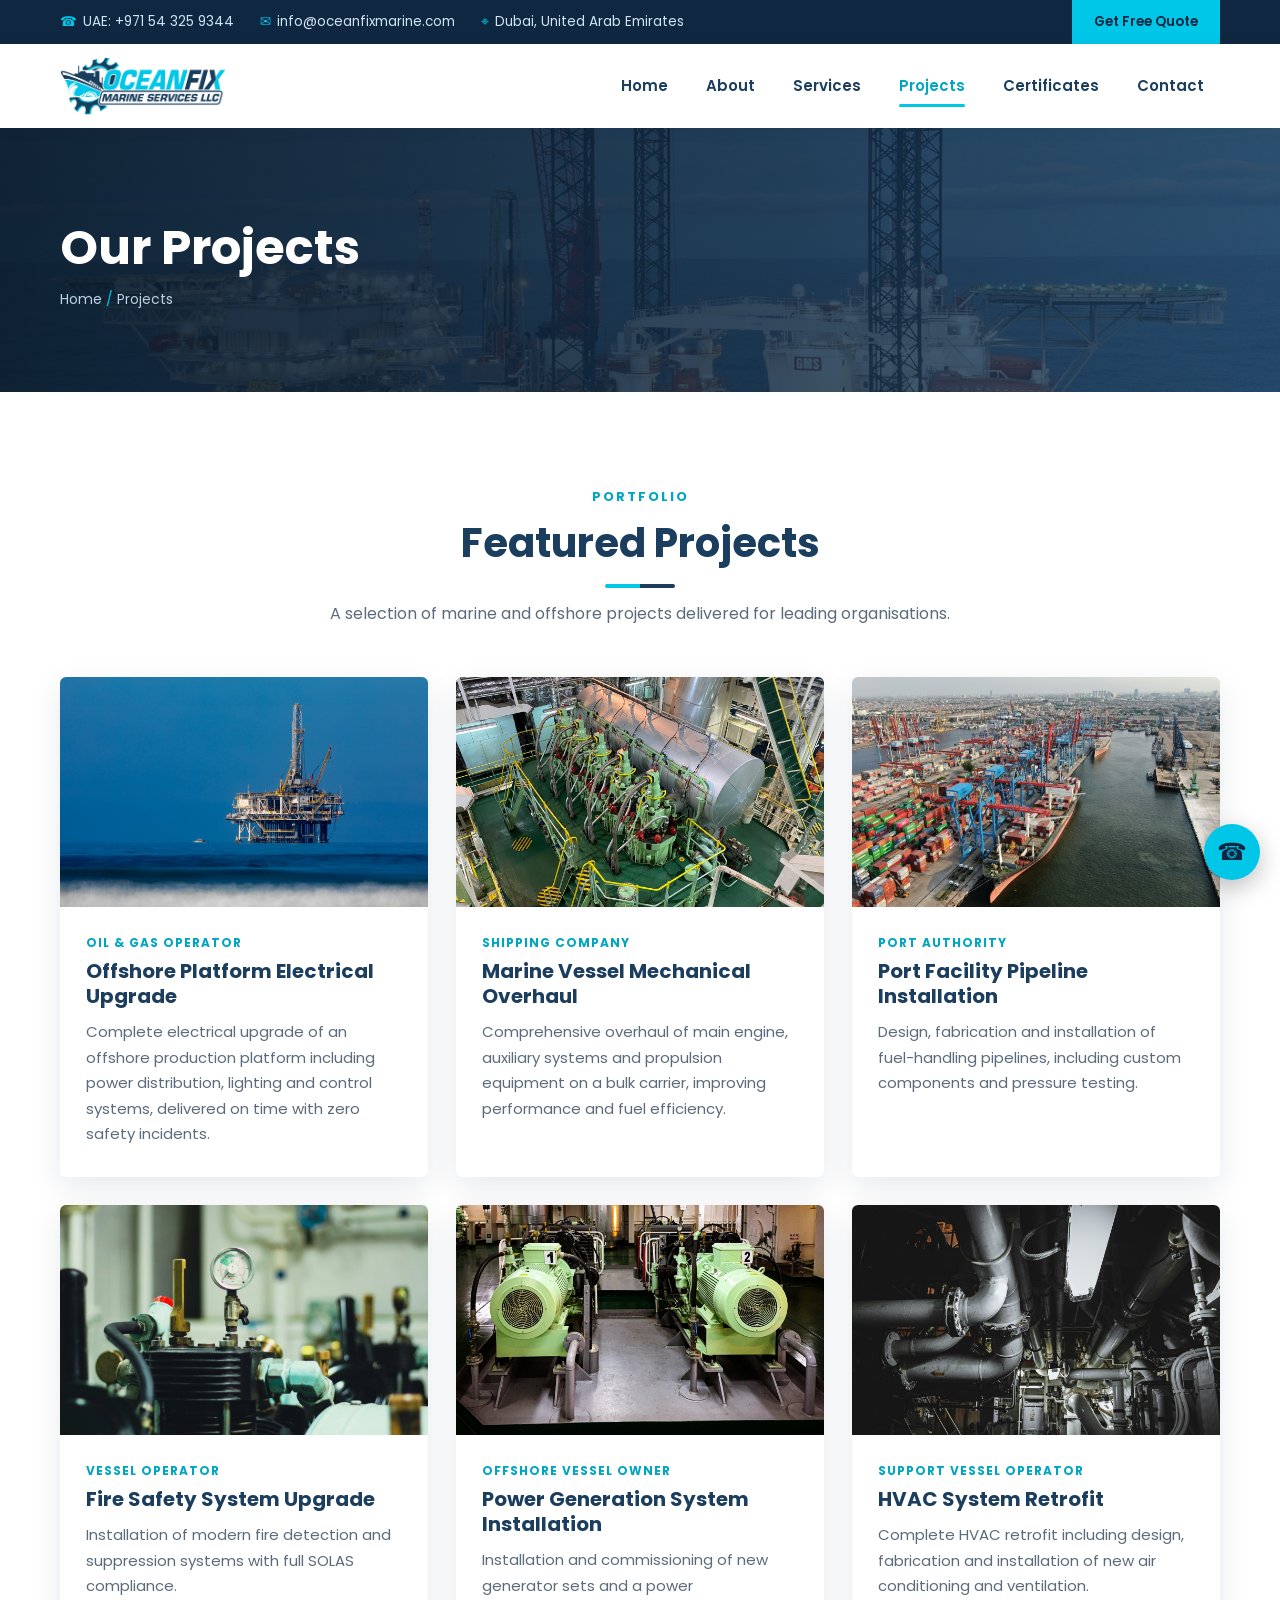
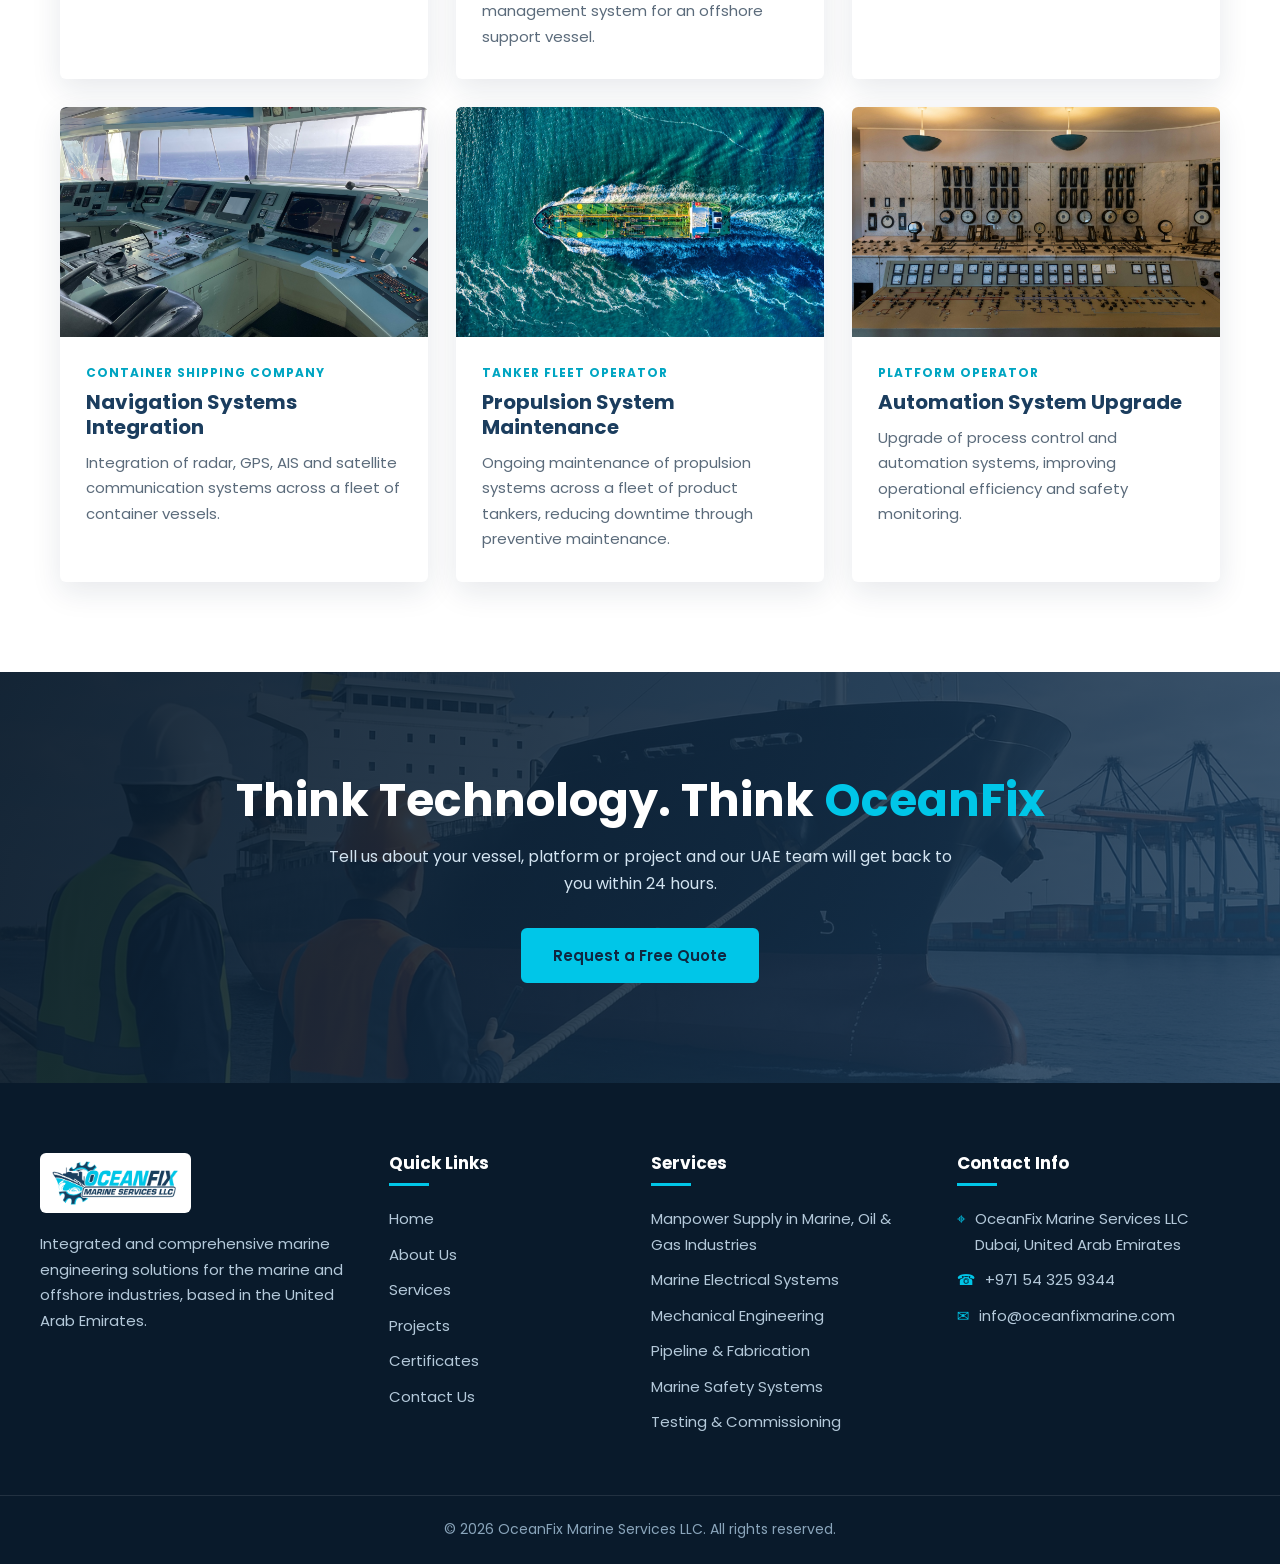
<file: projects.html>
<!DOCTYPE html>
<html lang="en">
<head>
<meta charset="utf-8">
<meta name="viewport" content="width=device-width, initial-scale=1">
<title>Projects | OceanFix Marine Services LLC</title>
<meta name="description" content="Selected marine and offshore engineering projects delivered by OceanFix Marine Services LLC in the UAE.">
<meta name="theme-color" content="#1b3d5e">
<link rel="canonical" href="https://oceanfixmarine.com/projects">
<link rel="icon" type="image/png" href="/images/favicon.png">
<link rel="apple-touch-icon" href="/images/favicon.png">
<meta property="og:type" content="website">
<meta property="og:title" content="Projects | OceanFix Marine Services LLC">
<meta property="og:description" content="Selected marine and offshore engineering projects delivered by OceanFix Marine Services LLC in the UAE.">
<meta property="og:image" content="https://oceanfixmarine.com/images/logo.png">
<link rel="preconnect" href="https://fonts.googleapis.com">
<link rel="preconnect" href="https://fonts.gstatic.com" crossorigin>
<link href="https://fonts.googleapis.com/css2?family=Poppins:wght@400;500;600;700;800&display=swap" rel="stylesheet">
<link rel="stylesheet" href="/css/style.css">
</head>
<body>
<div class="topbar"><div class="container">
<ul>
<li><a href="tel:+971543259344"><i>☎</i>UAE: +971 54 325 9344</a></li>
<li class="hide-sm"><a href="mailto:info@oceanfixmarine.com"><i>✉</i>info@oceanfixmarine.com</a></li>
<li class="hide-sm"><i>⌖</i>Dubai, United Arab Emirates</li>
</ul>
<a class="quote" href="/contact">Get Free Quote</a>
</div></div>
<header class="site-header"><div class="container">
<a class="logo" href="/"><img src="/images/logo.png" alt="OceanFix Marine Services LLC" width="170" height="59"></a>
<button class="menu-btn" aria-label="Menu" aria-expanded="false"><span></span></button>
<nav class="nav" aria-label="Main"><ul>
<li><a href="/">Home</a></li>
<li><a href="/about">About</a></li>
<li><a href="/services">Services</a></li>
<li><a href="/projects" class="active">Projects</a></li>
<li><a href="/certificates">Certificates</a></li>
<li><a href="/contact">Contact</a></li>
</ul></nav>
</div></header>
<section class="page-banner" style="background-image:url(/images/background/1.jpg)"><div class="container">
<h1>Our Projects</h1><div class="crumbs"><a href="/">Home</a> <span>/</span> Projects</div></div></section>
<main><section class="section"><div class="container">
<div class="sec-title center reveal"><span class="eyebrow">Portfolio</span><h2>Featured Projects</h2><span class="bar"></span><p>A selection of marine and offshore projects delivered for leading organisations.</p></div>
<div class="proj">
<article class="card reveal"><div class="thumb"><img src="/images/projects/1.jpg" alt="Offshore Platform Electrical Upgrade" loading="lazy"></div><div class="body"><small>Oil & Gas Operator</small><h3>Offshore Platform Electrical Upgrade</h3><p>Complete electrical upgrade of an offshore production platform including power distribution, lighting and control systems, delivered on time with zero safety incidents.</p></div></article>
<article class="card reveal"><div class="thumb"><img src="/images/projects/2.jpg" alt="Marine Vessel Mechanical Overhaul" loading="lazy"></div><div class="body"><small>Shipping Company</small><h3>Marine Vessel Mechanical Overhaul</h3><p>Comprehensive overhaul of main engine, auxiliary systems and propulsion equipment on a bulk carrier, improving performance and fuel efficiency.</p></div></article>
<article class="card reveal"><div class="thumb"><img src="/images/projects/3.jpg" alt="Port Facility Pipeline Installation" loading="lazy"></div><div class="body"><small>Port Authority</small><h3>Port Facility Pipeline Installation</h3><p>Design, fabrication and installation of fuel-handling pipelines, including custom components and pressure testing.</p></div></article>
<article class="card reveal"><div class="thumb"><img src="/images/projects/4.jpg" alt="Fire Safety System Upgrade" loading="lazy"></div><div class="body"><small>Vessel Operator</small><h3>Fire Safety System Upgrade</h3><p>Installation of modern fire detection and suppression systems with full SOLAS compliance.</p></div></article>
<article class="card reveal"><div class="thumb"><img src="/images/projects/5.jpg" alt="Power Generation System Installation" loading="lazy"></div><div class="body"><small>Offshore Vessel Owner</small><h3>Power Generation System Installation</h3><p>Installation and commissioning of new generator sets and a power management system for an offshore support vessel.</p></div></article>
<article class="card reveal"><div class="thumb"><img src="/images/projects/6.jpg" alt="HVAC System Retrofit" loading="lazy"></div><div class="body"><small>Support Vessel Operator</small><h3>HVAC System Retrofit</h3><p>Complete HVAC retrofit including design, fabrication and installation of new air conditioning and ventilation.</p></div></article>
<article class="card reveal"><div class="thumb"><img src="/images/projects/7.jpg" alt="Navigation Systems Integration" loading="lazy"></div><div class="body"><small>Container Shipping Company</small><h3>Navigation Systems Integration</h3><p>Integration of radar, GPS, AIS and satellite communication systems across a fleet of container vessels.</p></div></article>
<article class="card reveal"><div class="thumb"><img src="/images/projects/8.jpg" alt="Propulsion System Maintenance" loading="lazy"></div><div class="body"><small>Tanker Fleet Operator</small><h3>Propulsion System Maintenance</h3><p>Ongoing maintenance of propulsion systems across a fleet of product tankers, reducing downtime through preventive maintenance.</p></div></article>
<article class="card reveal"><div class="thumb"><img src="/images/projects/9.jpg" alt="Automation System Upgrade" loading="lazy"></div><div class="body"><small>Platform Operator</small><h3>Automation System Upgrade</h3><p>Upgrade of process control and automation systems, improving operational efficiency and safety monitoring.</p></div></article></div></div></section><section class="cta" style="background-image:url(/images/main-slider/2.jpg)"><div class="container reveal">
<h2>Think Technology. Think <em>OceanFix</em></h2>
<p>Tell us about your vessel, platform or project and our UAE team will get back to you within 24 hours.</p>
<a class="btn btn-primary" href="/contact">Request a Free Quote</a></div></section>
</main>
<footer class="site-footer">
<div class="container foot">
<div><img class="flogo" src="/images/logo.png" alt="OceanFix Marine Services LLC" width="173" height="60">
<p>Integrated and comprehensive marine engineering solutions for the marine and offshore industries, based in the United Arab Emirates.</p></div>
<div><h4>Quick Links</h4><ul>
<li><a href="/">Home</a></li><li><a href="/about">About Us</a></li><li><a href="/services">Services</a></li><li><a href="/projects">Projects</a></li><li><a href="/certificates">Certificates</a></li><li><a href="/contact">Contact Us</a></li></ul></div>
<div><h4>Services</h4><ul>
<li><a href="/services/manpower">Manpower Supply in Marine, Oil &amp; Gas Industries</a></li>
<li><a href="/services/electrical">Marine Electrical Systems</a></li>
<li><a href="/services/mechanical">Mechanical Engineering</a></li>
<li><a href="/services/pipeline">Pipeline & Fabrication</a></li>
<li><a href="/services/safety">Marine Safety Systems</a></li>
<li><a href="/services/testing">Testing & Commissioning</a></li>
</ul></div>
<div><h4>Contact Info</h4><ul class="ci">
<li><i>⌖</i><span>OceanFix Marine Services LLC<br>Dubai, United Arab Emirates</span></li>
<li><i>☎</i><a href="tel:+971543259344">+971 54 325 9344</a></li>
<li><i>✉</i><a href="mailto:info@oceanfixmarine.com">info@oceanfixmarine.com</a></li>
</ul></div>
</div>
<div class="copy"><div class="container">&copy; 2026 OceanFix Marine Services LLC. All rights reserved.</div></div>
</footer>
<a class="float-call" href="tel:+971543259344" aria-label="Call us">☎</a>
<script src="/js/main.js" defer></script>
</body>
</html>
</file>
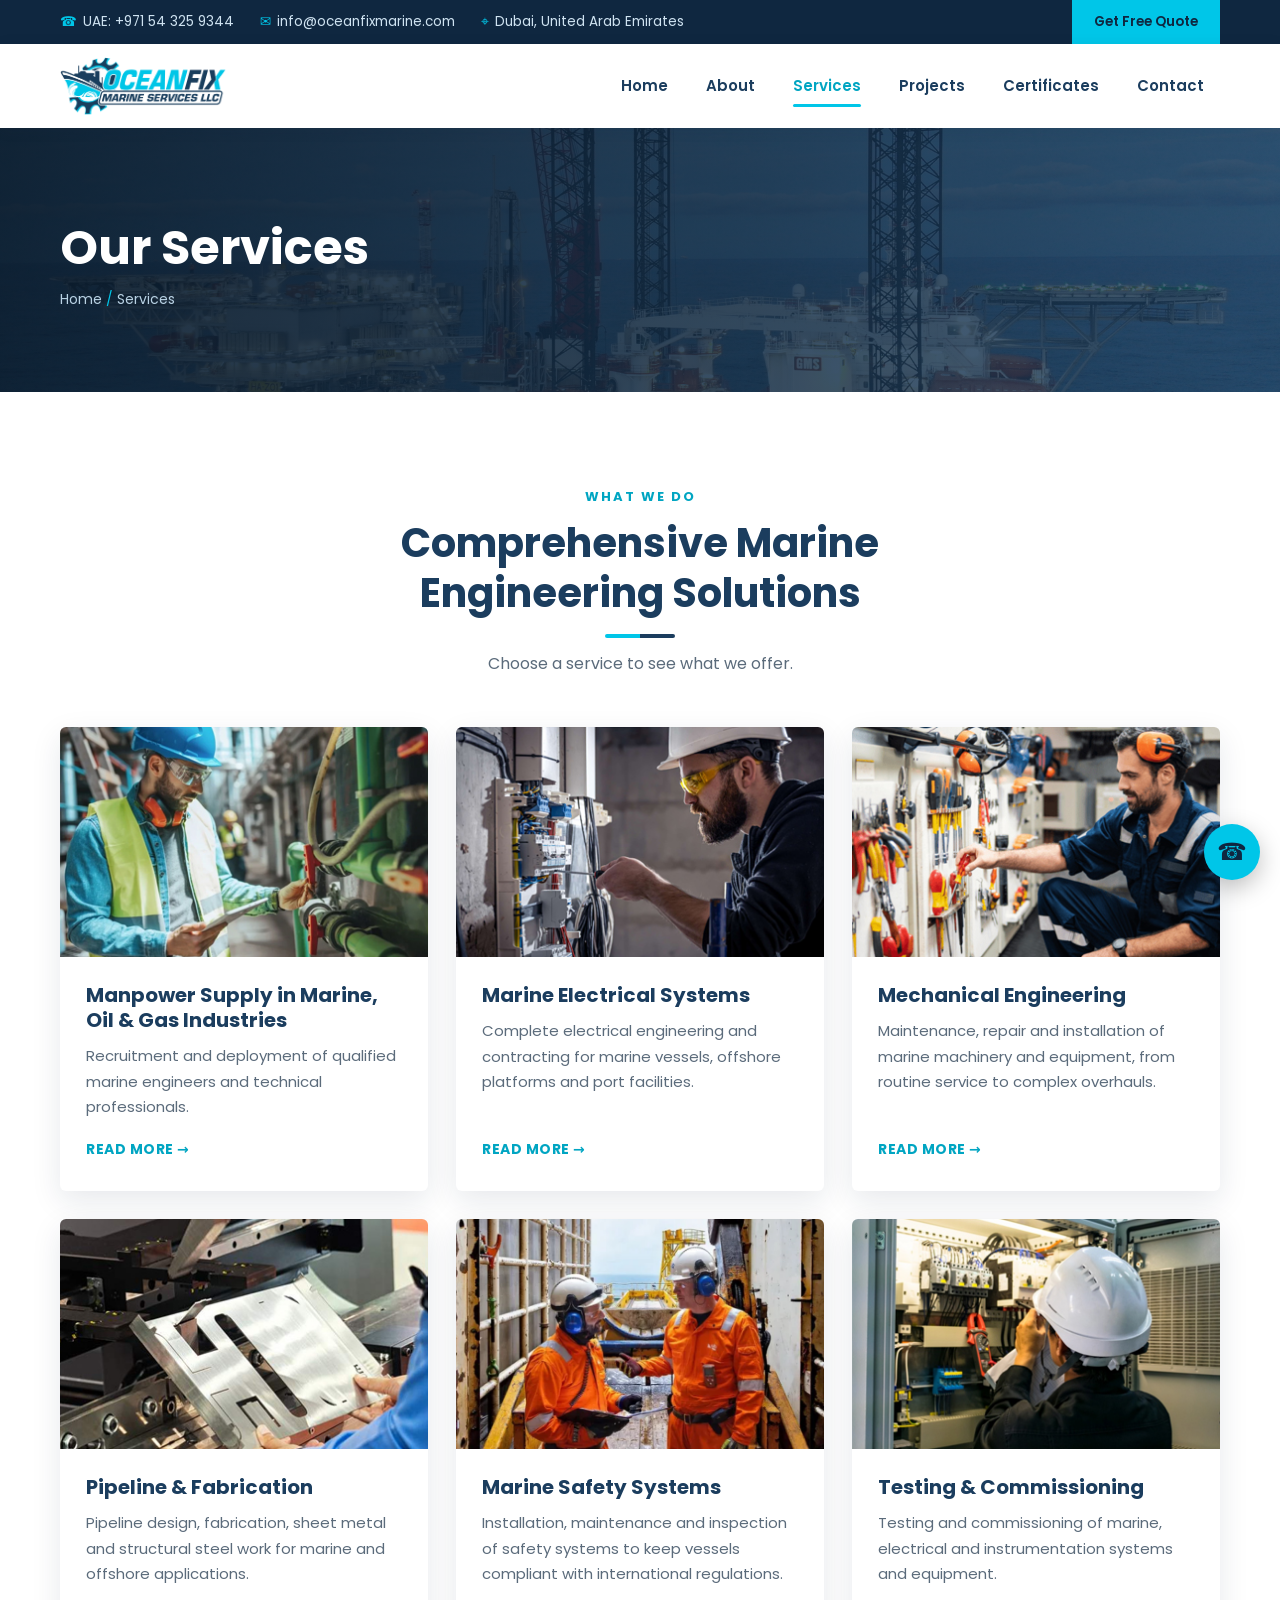
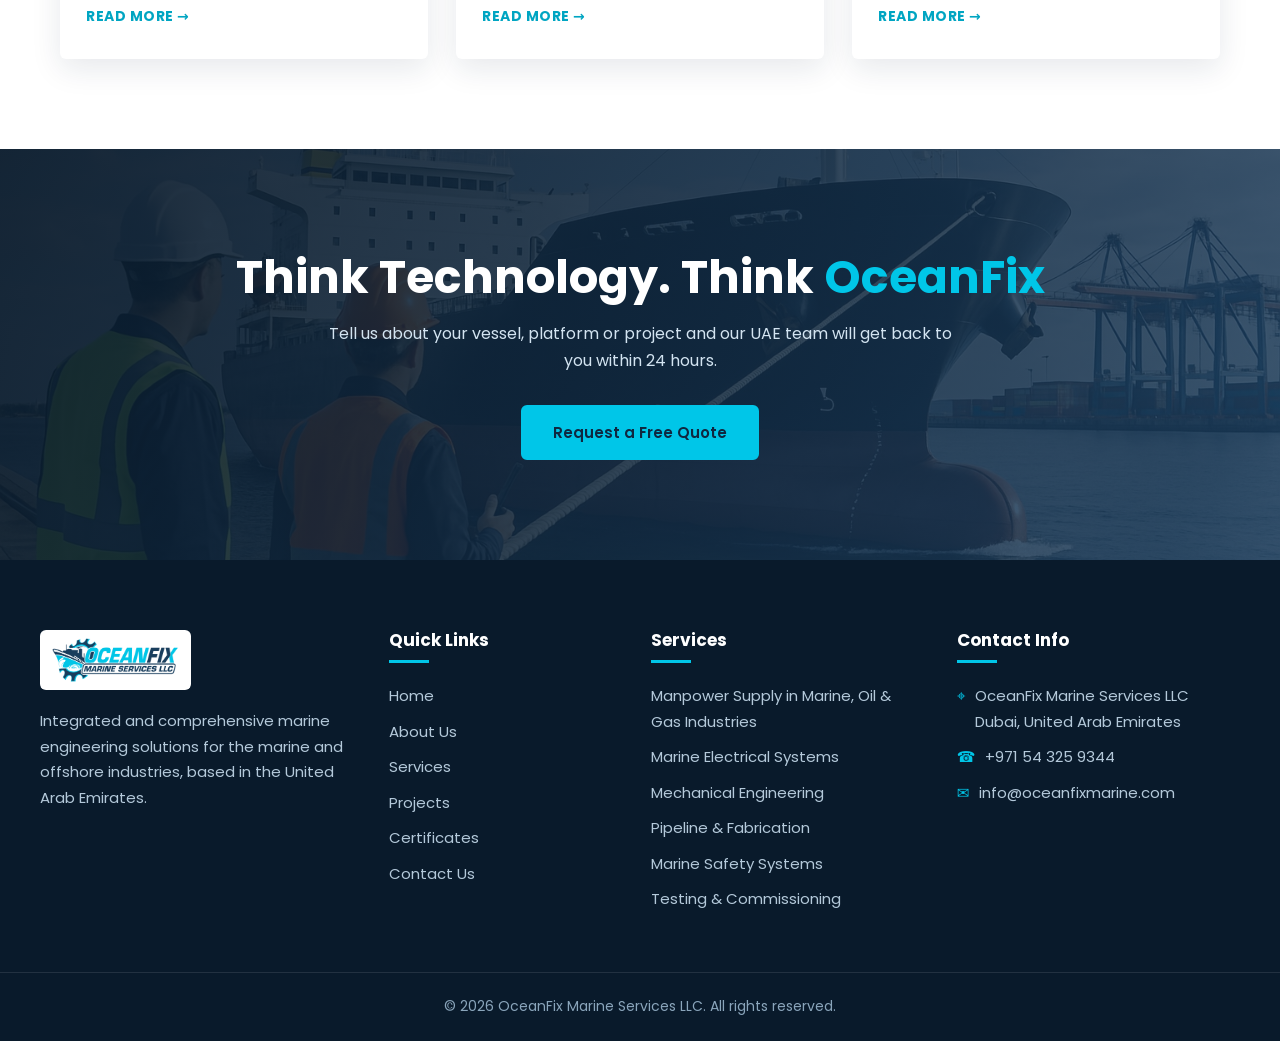
<file: services.html>
<!DOCTYPE html>
<html lang="en">
<head>
<meta charset="utf-8">
<meta name="viewport" content="width=device-width, initial-scale=1">
<title>Services | OceanFix Marine Services LLC</title>
<meta name="description" content="Marine electrical, mechanical engineering, pipeline fabrication, safety systems, testing & commissioning and skilled manpower in the UAE.">
<meta name="theme-color" content="#1b3d5e">
<link rel="canonical" href="https://oceanfixmarine.com/services">
<link rel="icon" type="image/png" href="/images/favicon.png">
<link rel="apple-touch-icon" href="/images/favicon.png">
<meta property="og:type" content="website">
<meta property="og:title" content="Services | OceanFix Marine Services LLC">
<meta property="og:description" content="Marine electrical, mechanical engineering, pipeline fabrication, safety systems, testing & commissioning and skilled manpower in the UAE.">
<meta property="og:image" content="https://oceanfixmarine.com/images/logo.png">
<link rel="preconnect" href="https://fonts.googleapis.com">
<link rel="preconnect" href="https://fonts.gstatic.com" crossorigin>
<link href="https://fonts.googleapis.com/css2?family=Poppins:wght@400;500;600;700;800&display=swap" rel="stylesheet">
<link rel="stylesheet" href="/css/style.css">
</head>
<body>
<div class="topbar"><div class="container">
<ul>
<li><a href="tel:+971543259344"><i>☎</i>UAE: +971 54 325 9344</a></li>
<li class="hide-sm"><a href="mailto:info@oceanfixmarine.com"><i>✉</i>info@oceanfixmarine.com</a></li>
<li class="hide-sm"><i>⌖</i>Dubai, United Arab Emirates</li>
</ul>
<a class="quote" href="/contact">Get Free Quote</a>
</div></div>
<header class="site-header"><div class="container">
<a class="logo" href="/"><img src="/images/logo.png" alt="OceanFix Marine Services LLC" width="170" height="59"></a>
<button class="menu-btn" aria-label="Menu" aria-expanded="false"><span></span></button>
<nav class="nav" aria-label="Main"><ul>
<li><a href="/">Home</a></li>
<li><a href="/about">About</a></li>
<li><a href="/services" class="active">Services</a></li>
<li><a href="/projects">Projects</a></li>
<li><a href="/certificates">Certificates</a></li>
<li><a href="/contact">Contact</a></li>
</ul></nav>
</div></header>
<section class="page-banner" style="background-image:url(/images/background/1.jpg)"><div class="container">
<h1>Our Services</h1><div class="crumbs"><a href="/">Home</a> <span>/</span> Services</div></div></section>
<main><section class="section"><div class="container">
<div class="sec-title center reveal"><span class="eyebrow">What We Do</span><h2>Comprehensive Marine Engineering Solutions</h2><span class="bar"></span><p>Choose a service to see what we offer.</p></div>
<div class="cards">
<article class="card reveal"><div class="thumb"><img src="/images/gallery/manpower.jpg" alt="Manpower Supply in Marine, Oil &amp; Gas Industries" loading="lazy"></div><div class="body"><h3>Manpower Supply in Marine, Oil &amp; Gas Industries</h3><p>Recruitment and deployment of qualified marine engineers and technical professionals.</p><a class="more" href="/services/manpower">Read More</a></div></article>
<article class="card reveal"><div class="thumb"><img src="/images/gallery/electrcal.jpg" alt="Marine Electrical Systems" loading="lazy"></div><div class="body"><h3>Marine Electrical Systems</h3><p>Complete electrical engineering and contracting for marine vessels, offshore platforms and port facilities.</p><a class="more" href="/services/electrical">Read More</a></div></article>
<article class="card reveal"><div class="thumb"><img src="/images/gallery/design-eng.jpg" alt="Mechanical Engineering" loading="lazy"></div><div class="body"><h3>Mechanical Engineering</h3><p>Maintenance, repair and installation of marine machinery and equipment, from routine service to complex overhauls.</p><a class="more" href="/services/mechanical">Read More</a></div></article>
<article class="card reveal"><div class="thumb"><img src="/images/gallery/fab.jpg" alt="Pipeline & Fabrication" loading="lazy"></div><div class="body"><h3>Pipeline & Fabrication</h3><p>Pipeline design, fabrication, sheet metal and structural steel work for marine and offshore applications.</p><a class="more" href="/services/pipeline">Read More</a></div></article>
<article class="card reveal"><div class="thumb"><img src="/images/services/safety.jpg" alt="Marine Safety Systems" loading="lazy"></div><div class="body"><h3>Marine Safety Systems</h3><p>Installation, maintenance and inspection of safety systems to keep vessels compliant with international regulations.</p><a class="more" href="/services/safety">Read More</a></div></article>
<article class="card reveal"><div class="thumb"><img src="/images/gallery/test.jpg" alt="Testing & Commissioning" loading="lazy"></div><div class="body"><h3>Testing & Commissioning</h3><p>Testing and commissioning of marine, electrical and instrumentation systems and equipment.</p><a class="more" href="/services/testing">Read More</a></div></article></div></div></section><section class="cta" style="background-image:url(/images/main-slider/2.jpg)"><div class="container reveal">
<h2>Think Technology. Think <em>OceanFix</em></h2>
<p>Tell us about your vessel, platform or project and our UAE team will get back to you within 24 hours.</p>
<a class="btn btn-primary" href="/contact">Request a Free Quote</a></div></section>
</main>
<footer class="site-footer">
<div class="container foot">
<div><img class="flogo" src="/images/logo.png" alt="OceanFix Marine Services LLC" width="173" height="60">
<p>Integrated and comprehensive marine engineering solutions for the marine and offshore industries, based in the United Arab Emirates.</p></div>
<div><h4>Quick Links</h4><ul>
<li><a href="/">Home</a></li><li><a href="/about">About Us</a></li><li><a href="/services">Services</a></li><li><a href="/projects">Projects</a></li><li><a href="/certificates">Certificates</a></li><li><a href="/contact">Contact Us</a></li></ul></div>
<div><h4>Services</h4><ul>
<li><a href="/services/manpower">Manpower Supply in Marine, Oil &amp; Gas Industries</a></li>
<li><a href="/services/electrical">Marine Electrical Systems</a></li>
<li><a href="/services/mechanical">Mechanical Engineering</a></li>
<li><a href="/services/pipeline">Pipeline & Fabrication</a></li>
<li><a href="/services/safety">Marine Safety Systems</a></li>
<li><a href="/services/testing">Testing & Commissioning</a></li>
</ul></div>
<div><h4>Contact Info</h4><ul class="ci">
<li><i>⌖</i><span>OceanFix Marine Services LLC<br>Dubai, United Arab Emirates</span></li>
<li><i>☎</i><a href="tel:+971543259344">+971 54 325 9344</a></li>
<li><i>✉</i><a href="mailto:info@oceanfixmarine.com">info@oceanfixmarine.com</a></li>
</ul></div>
</div>
<div class="copy"><div class="container">&copy; 2026 OceanFix Marine Services LLC. All rights reserved.</div></div>
</footer>
<a class="float-call" href="tel:+971543259344" aria-label="Call us">☎</a>
<script src="/js/main.js" defer></script>
</body>
</html>
</file>
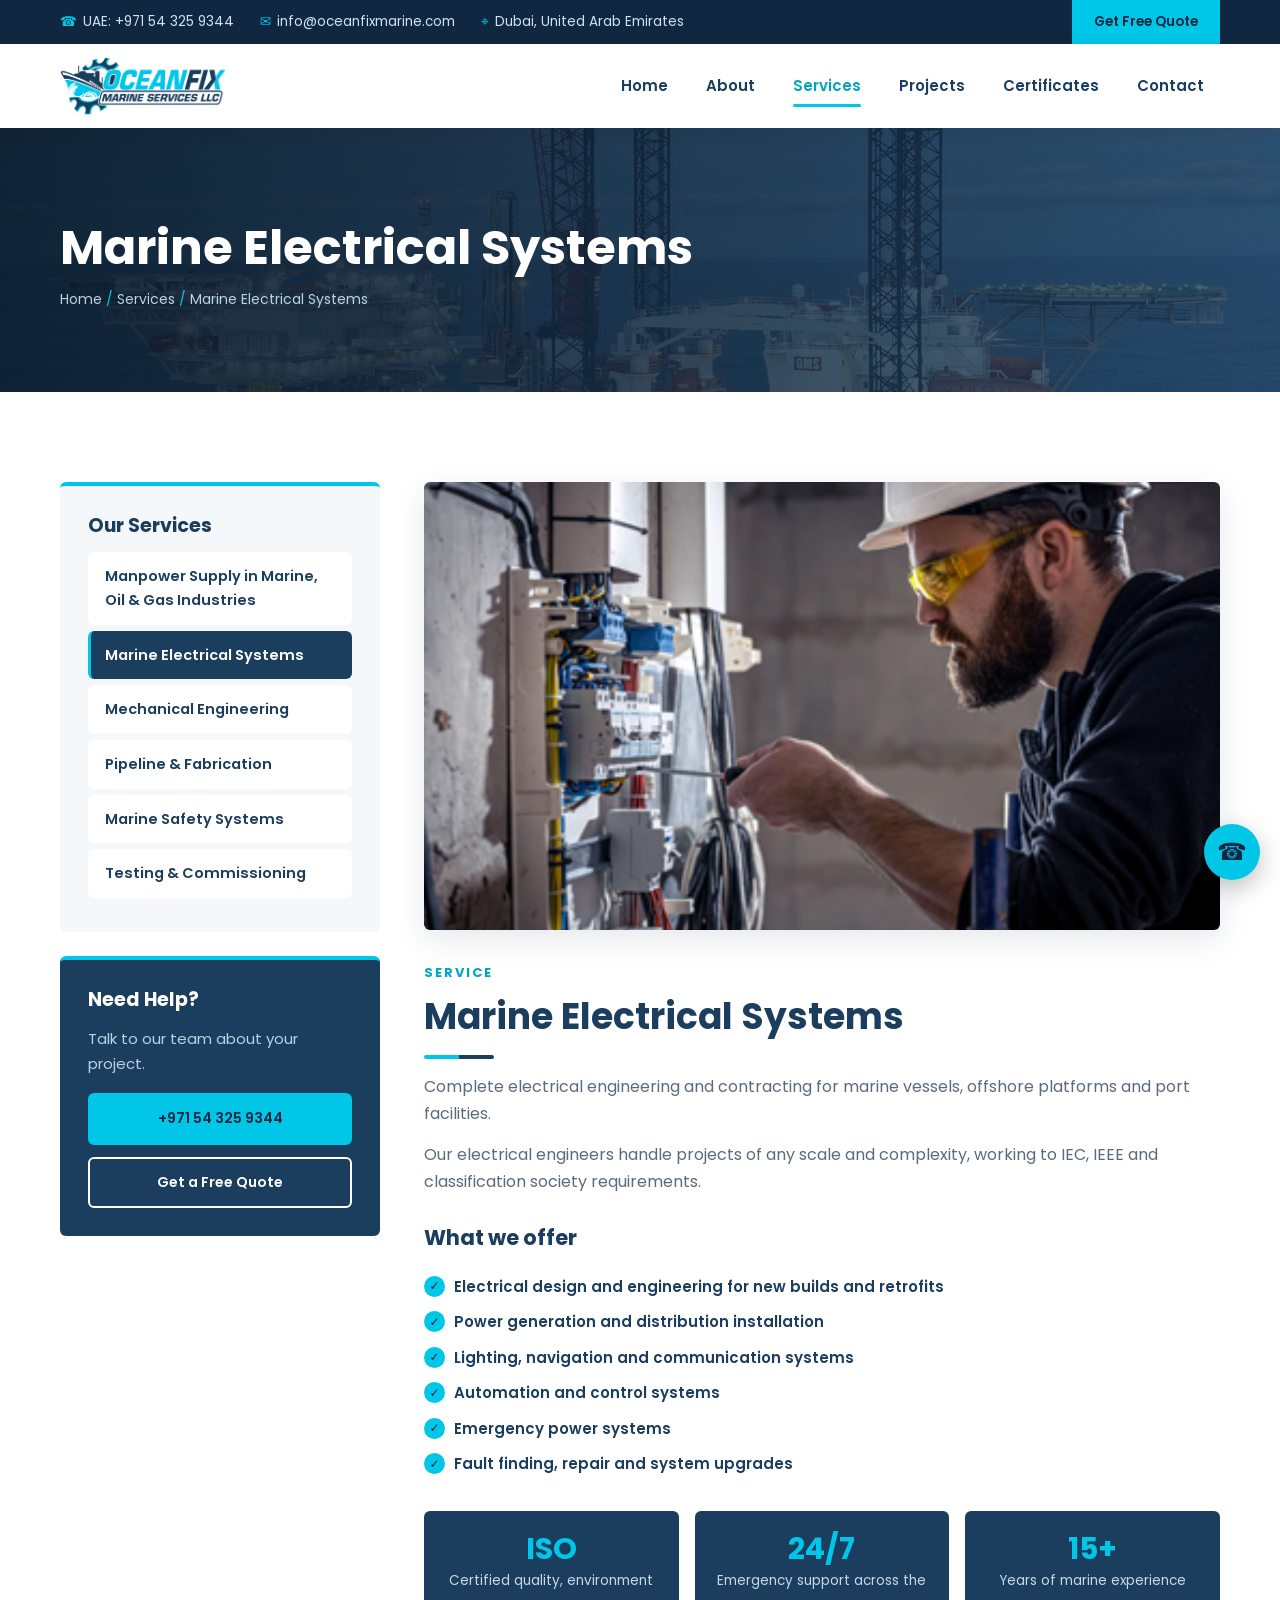
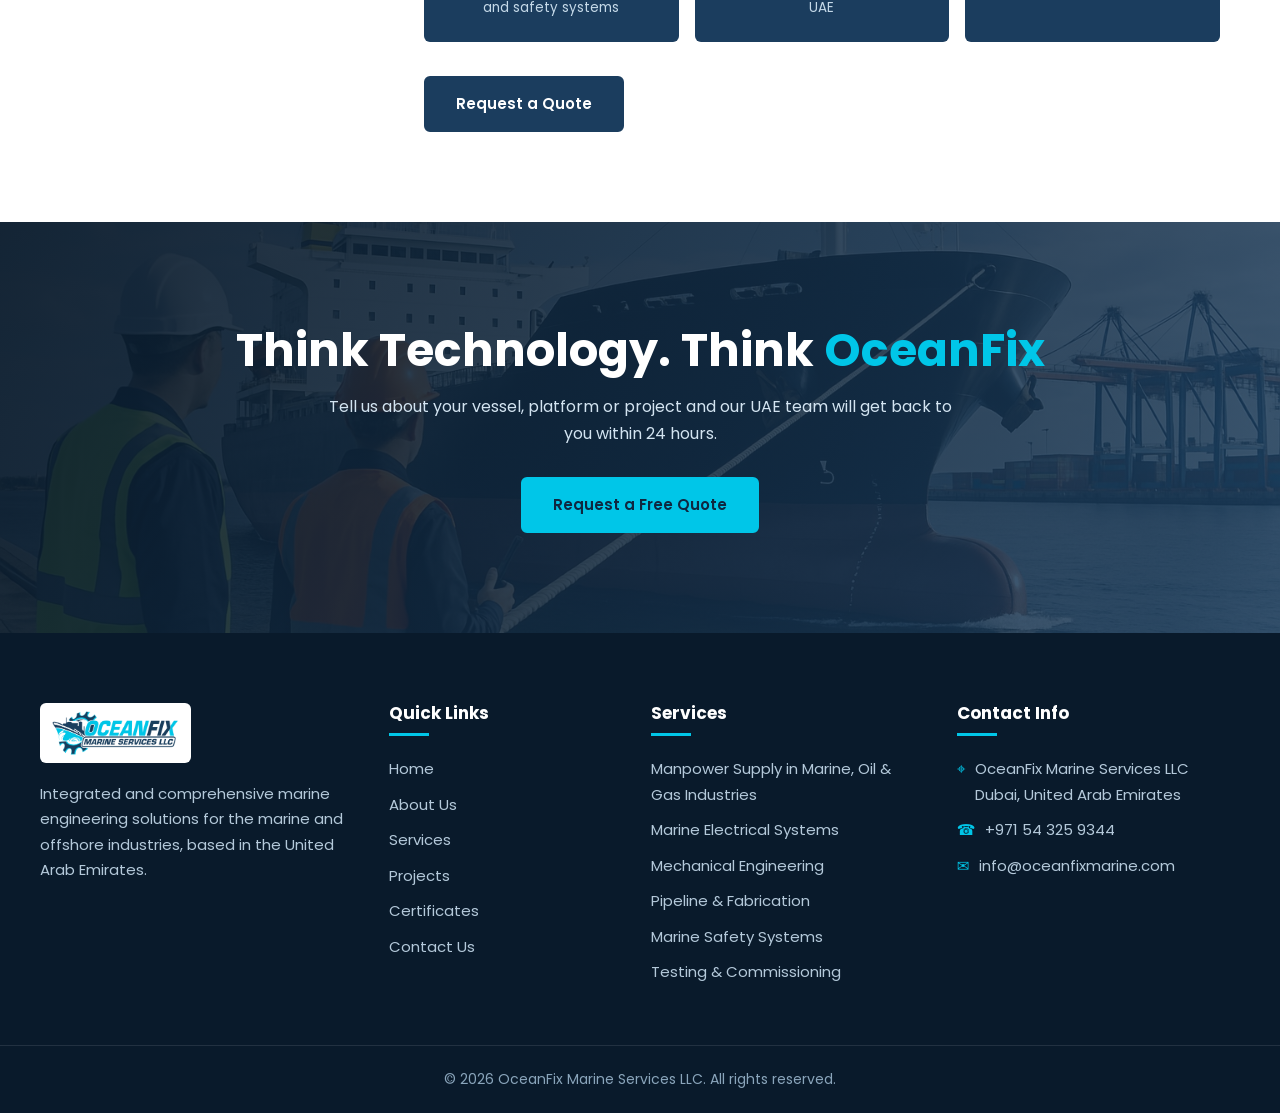
<file: services/electrical.html>
<!DOCTYPE html>
<html lang="en">
<head>
<meta charset="utf-8">
<meta name="viewport" content="width=device-width, initial-scale=1">
<title>Marine Electrical Systems | OceanFix Marine Services LLC</title>
<meta name="description" content="Complete electrical engineering and contracting for marine vessels, offshore platforms and port facilities.">
<meta name="theme-color" content="#1b3d5e">
<link rel="canonical" href="https://oceanfixmarine.com/services/electrical">
<link rel="icon" type="image/png" href="/images/favicon.png">
<link rel="apple-touch-icon" href="/images/favicon.png">
<meta property="og:type" content="website">
<meta property="og:title" content="Marine Electrical Systems | OceanFix Marine Services LLC">
<meta property="og:description" content="Complete electrical engineering and contracting for marine vessels, offshore platforms and port facilities.">
<meta property="og:image" content="https://oceanfixmarine.com/images/logo.png">
<link rel="preconnect" href="https://fonts.googleapis.com">
<link rel="preconnect" href="https://fonts.gstatic.com" crossorigin>
<link href="https://fonts.googleapis.com/css2?family=Poppins:wght@400;500;600;700;800&display=swap" rel="stylesheet">
<link rel="stylesheet" href="/css/style.css">
</head>
<body>
<div class="topbar"><div class="container">
<ul>
<li><a href="tel:+971543259344"><i>☎</i>UAE: +971 54 325 9344</a></li>
<li class="hide-sm"><a href="mailto:info@oceanfixmarine.com"><i>✉</i>info@oceanfixmarine.com</a></li>
<li class="hide-sm"><i>⌖</i>Dubai, United Arab Emirates</li>
</ul>
<a class="quote" href="/contact">Get Free Quote</a>
</div></div>
<header class="site-header"><div class="container">
<a class="logo" href="/"><img src="/images/logo.png" alt="OceanFix Marine Services LLC" width="170" height="59"></a>
<button class="menu-btn" aria-label="Menu" aria-expanded="false"><span></span></button>
<nav class="nav" aria-label="Main"><ul>
<li><a href="/">Home</a></li>
<li><a href="/about">About</a></li>
<li><a href="/services" class="active">Services</a></li>
<li><a href="/projects">Projects</a></li>
<li><a href="/certificates">Certificates</a></li>
<li><a href="/contact">Contact</a></li>
</ul></nav>
</div></header>
<section class="page-banner" style="background-image:url(/images/background/1.jpg)"><div class="container">
<h1>Marine Electrical Systems</h1><div class="crumbs"><a href="/">Home</a> <span>/</span> <a href="/services">Services</a> <span>/</span> Marine Electrical Systems</div></div></section>
<main><section class="section"><div class="container svc-page"><aside class="side reveal"><div class="side-box"><h3>Our Services</h3><ul><li><a href="/services/manpower">Manpower Supply in Marine, Oil &amp; Gas Industries</a></li><li><a href="/services/electrical" class="on">Marine Electrical Systems</a></li><li><a href="/services/mechanical">Mechanical Engineering</a></li><li><a href="/services/pipeline">Pipeline & Fabrication</a></li><li><a href="/services/safety">Marine Safety Systems</a></li><li><a href="/services/testing">Testing & Commissioning</a></li></ul></div><div class="side-box call"><h3>Need Help?</h3><p>Talk to our team about your project.</p><a class="btn btn-primary" href="tel:+971543259344">+971 54 325 9344</a><a class="btn btn-outline" href="/contact" style="margin-top:12px">Get a Free Quote</a></div></aside><article class="svc-main reveal"><img src="/images/gallery/electrcal.jpg" alt="Marine Electrical Systems" class="svc-hero"><span class="eyebrow">Service</span><h2>Marine Electrical Systems</h2><span class="bar"></span>
<p>Complete electrical engineering and contracting for marine vessels, offshore platforms and port facilities.</p><p>Our electrical engineers handle projects of any scale and complexity, working to IEC, IEEE and classification society requirements.</p><h3>What we offer</h3><ul class="checks one"><li>Electrical design and engineering for new builds and retrofits</li><li>Power generation and distribution installation</li><li>Lighting, navigation and communication systems</li><li>Automation and control systems</li><li>Emergency power systems</li><li>Fault finding, repair and system upgrades</li></ul>
<div class="why"><div><b>ISO</b><span>Certified quality, environment and safety systems</span></div><div><b>24/7</b><span>Emergency support across the UAE</span></div><div><b>15+</b><span>Years of marine experience</span></div></div>
<a class="btn btn-navy" href="/contact">Request a Quote</a></article></div></section><section class="cta" style="background-image:url(/images/main-slider/2.jpg)"><div class="container reveal">
<h2>Think Technology. Think <em>OceanFix</em></h2>
<p>Tell us about your vessel, platform or project and our UAE team will get back to you within 24 hours.</p>
<a class="btn btn-primary" href="/contact">Request a Free Quote</a></div></section>
</main>
<footer class="site-footer">
<div class="container foot">
<div><img class="flogo" src="/images/logo.png" alt="OceanFix Marine Services LLC" width="173" height="60">
<p>Integrated and comprehensive marine engineering solutions for the marine and offshore industries, based in the United Arab Emirates.</p></div>
<div><h4>Quick Links</h4><ul>
<li><a href="/">Home</a></li><li><a href="/about">About Us</a></li><li><a href="/services">Services</a></li><li><a href="/projects">Projects</a></li><li><a href="/certificates">Certificates</a></li><li><a href="/contact">Contact Us</a></li></ul></div>
<div><h4>Services</h4><ul>
<li><a href="/services/manpower">Manpower Supply in Marine, Oil &amp; Gas Industries</a></li>
<li><a href="/services/electrical">Marine Electrical Systems</a></li>
<li><a href="/services/mechanical">Mechanical Engineering</a></li>
<li><a href="/services/pipeline">Pipeline & Fabrication</a></li>
<li><a href="/services/safety">Marine Safety Systems</a></li>
<li><a href="/services/testing">Testing & Commissioning</a></li>
</ul></div>
<div><h4>Contact Info</h4><ul class="ci">
<li><i>⌖</i><span>OceanFix Marine Services LLC<br>Dubai, United Arab Emirates</span></li>
<li><i>☎</i><a href="tel:+971543259344">+971 54 325 9344</a></li>
<li><i>✉</i><a href="mailto:info@oceanfixmarine.com">info@oceanfixmarine.com</a></li>
</ul></div>
</div>
<div class="copy"><div class="container">&copy; 2026 OceanFix Marine Services LLC. All rights reserved.</div></div>
</footer>
<a class="float-call" href="tel:+971543259344" aria-label="Call us">☎</a>
<script src="/js/main.js" defer></script>
</body>
</html>
</file>
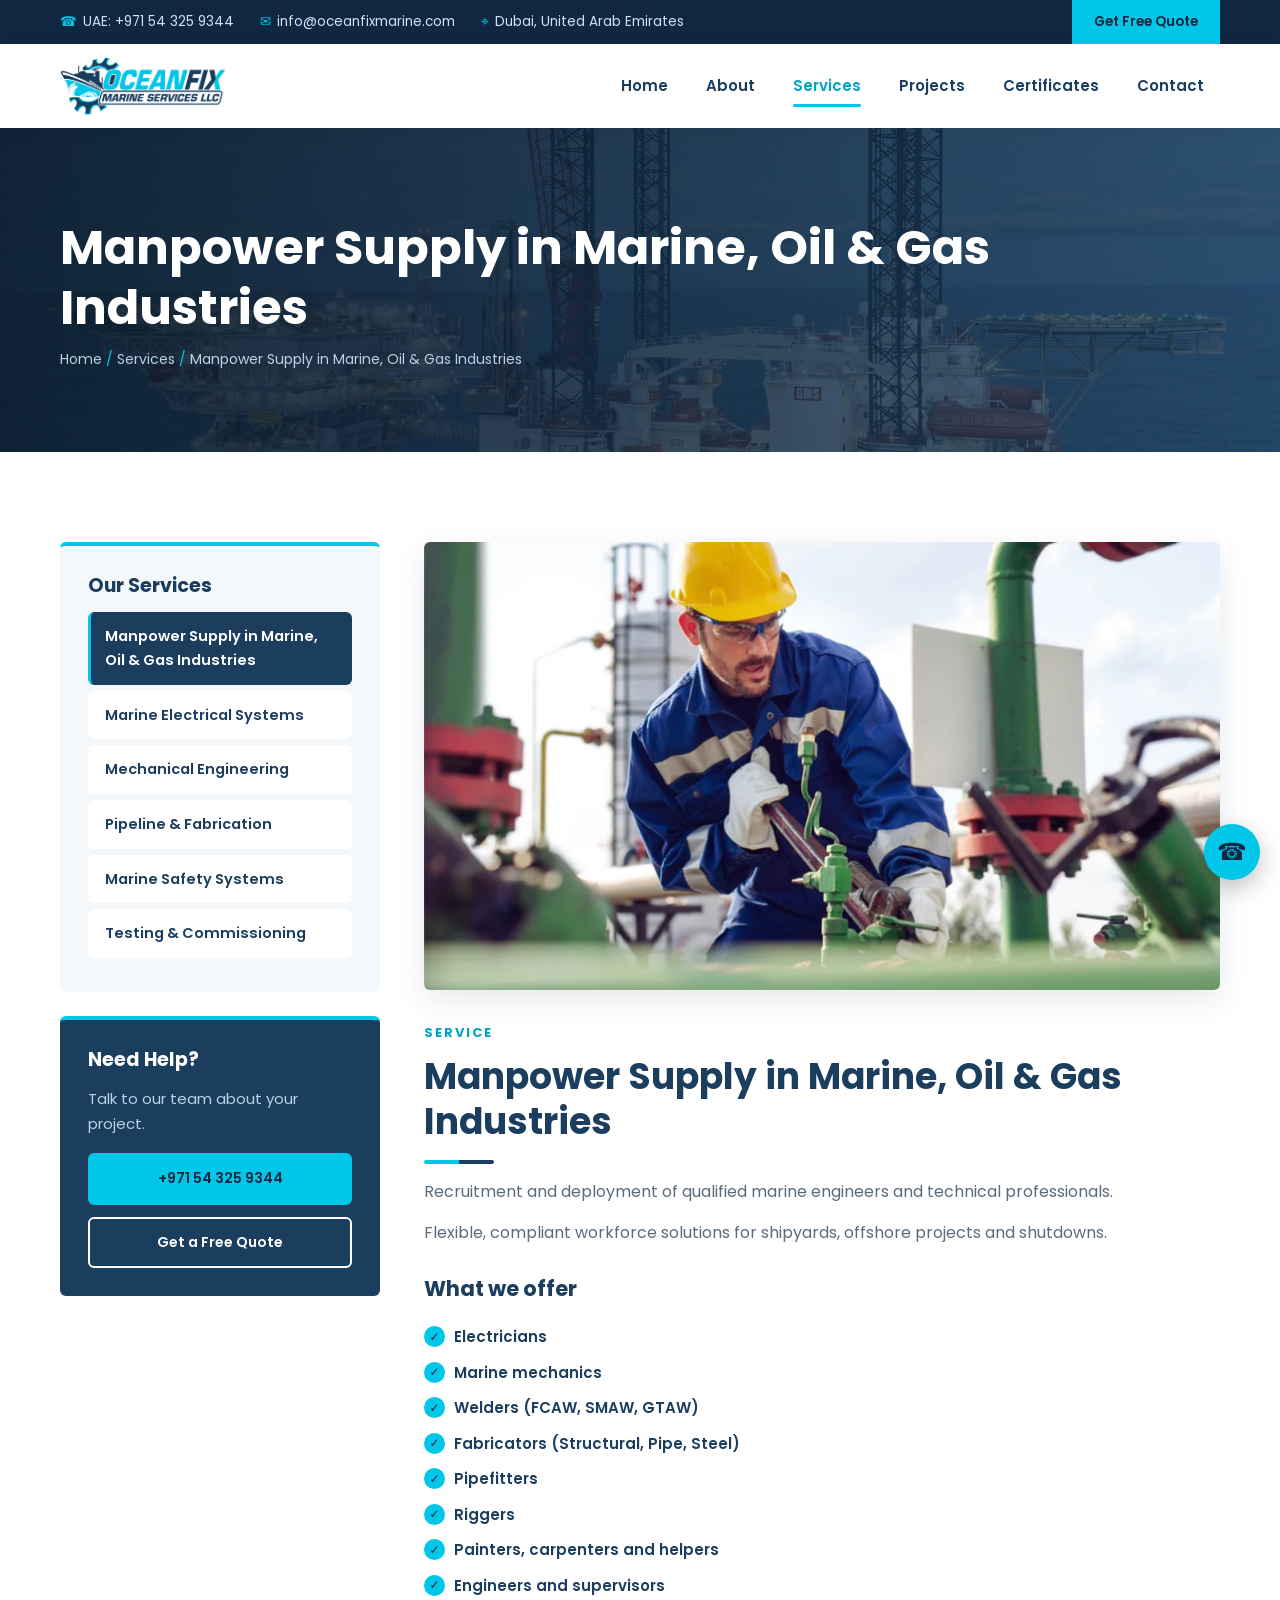
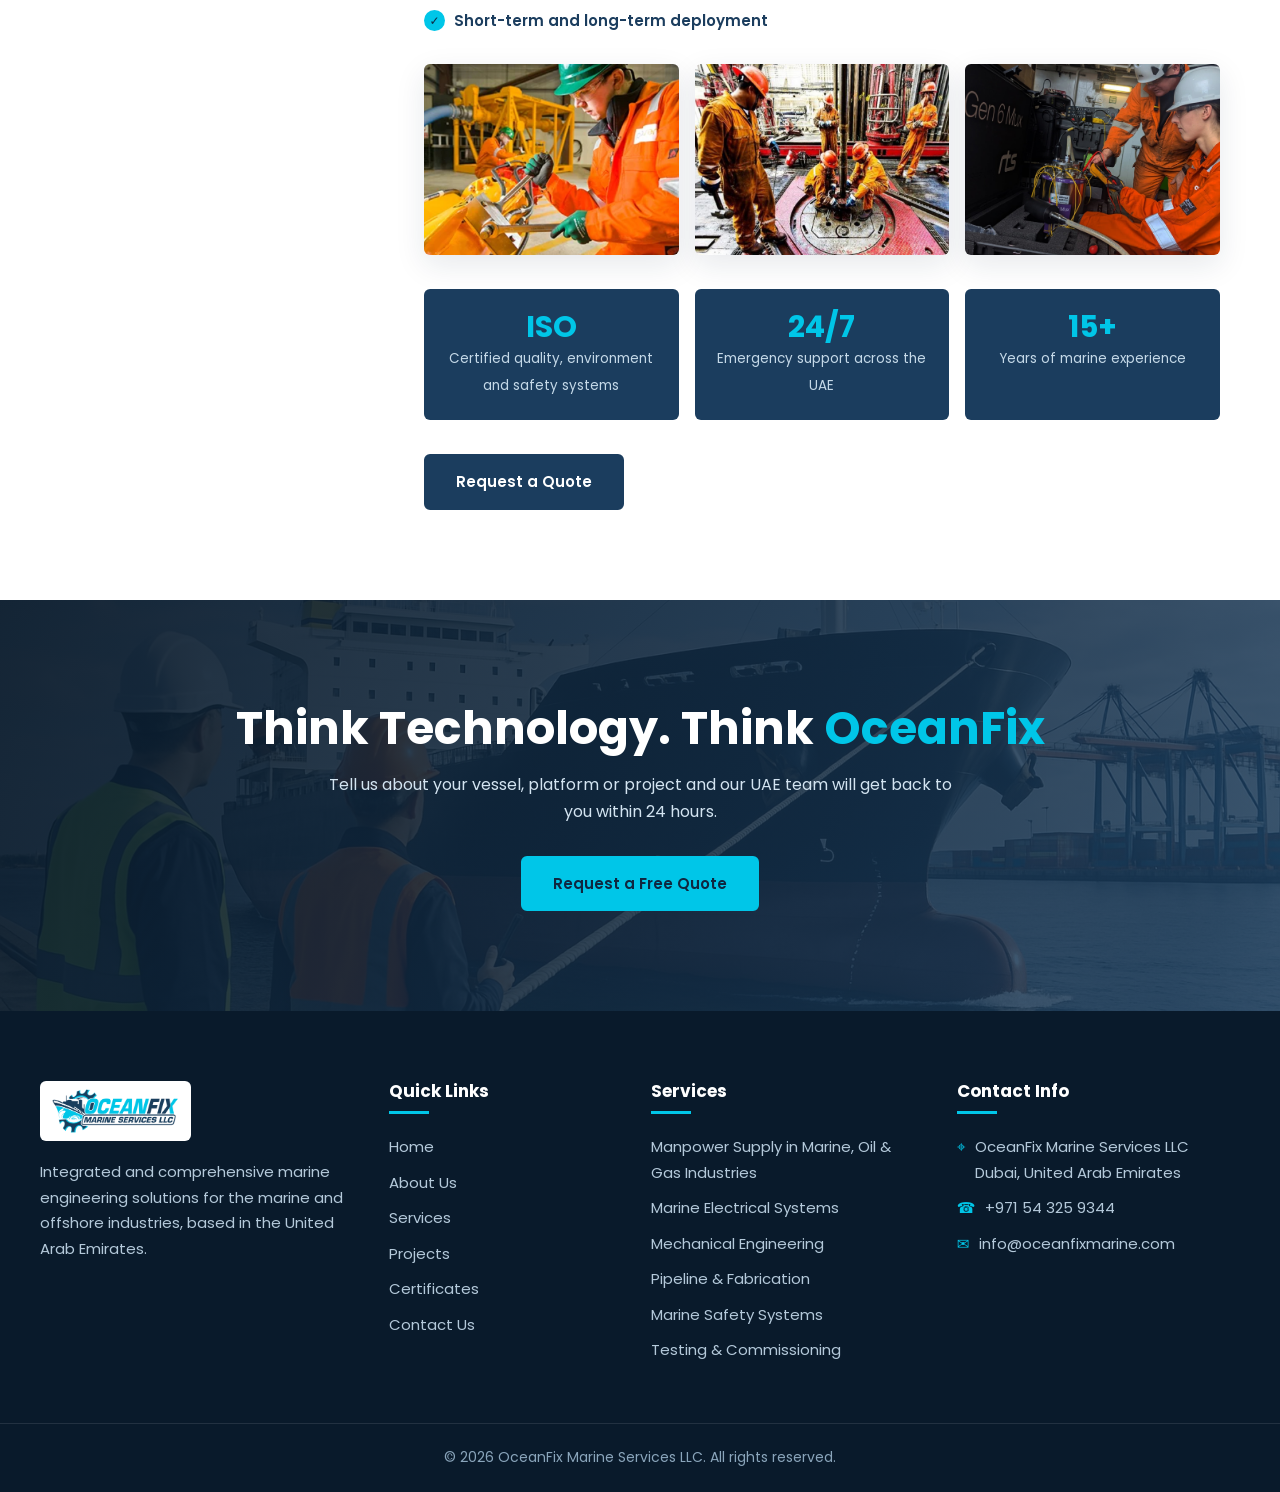
<file: services/manpower.html>
<!DOCTYPE html>
<html lang="en">
<head>
<meta charset="utf-8">
<meta name="viewport" content="width=device-width, initial-scale=1">
<title>Manpower Supply in Marine, Oil &amp; Gas Industries | OceanFix Marine Services LLC</title>
<meta name="description" content="Recruitment and deployment of qualified marine engineers and technical professionals.">
<meta name="theme-color" content="#1b3d5e">
<link rel="canonical" href="https://oceanfixmarine.com/services/manpower">
<link rel="icon" type="image/png" href="/images/favicon.png">
<link rel="apple-touch-icon" href="/images/favicon.png">
<meta property="og:type" content="website">
<meta property="og:title" content="Manpower Supply in Marine, Oil &amp; Gas Industries | OceanFix Marine Services LLC">
<meta property="og:description" content="Recruitment and deployment of qualified marine engineers and technical professionals.">
<meta property="og:image" content="https://oceanfixmarine.com/images/logo.png">
<link rel="preconnect" href="https://fonts.googleapis.com">
<link rel="preconnect" href="https://fonts.gstatic.com" crossorigin>
<link href="https://fonts.googleapis.com/css2?family=Poppins:wght@400;500;600;700;800&display=swap" rel="stylesheet">
<link rel="stylesheet" href="/css/style.css">
</head>
<body>
<div class="topbar"><div class="container">
<ul>
<li><a href="tel:+971543259344"><i>☎</i>UAE: +971 54 325 9344</a></li>
<li class="hide-sm"><a href="mailto:info@oceanfixmarine.com"><i>✉</i>info@oceanfixmarine.com</a></li>
<li class="hide-sm"><i>⌖</i>Dubai, United Arab Emirates</li>
</ul>
<a class="quote" href="/contact">Get Free Quote</a>
</div></div>
<header class="site-header"><div class="container">
<a class="logo" href="/"><img src="/images/logo.png" alt="OceanFix Marine Services LLC" width="170" height="59"></a>
<button class="menu-btn" aria-label="Menu" aria-expanded="false"><span></span></button>
<nav class="nav" aria-label="Main"><ul>
<li><a href="/">Home</a></li>
<li><a href="/about">About</a></li>
<li><a href="/services" class="active">Services</a></li>
<li><a href="/projects">Projects</a></li>
<li><a href="/certificates">Certificates</a></li>
<li><a href="/contact">Contact</a></li>
</ul></nav>
</div></header>
<section class="page-banner" style="background-image:url(/images/background/1.jpg)"><div class="container">
<h1>Manpower Supply in Marine, Oil &amp; Gas Industries</h1><div class="crumbs"><a href="/">Home</a> <span>/</span> <a href="/services">Services</a> <span>/</span> Manpower Supply in Marine, Oil &amp; Gas Industries</div></div></section>
<main><section class="section"><div class="container svc-page"><aside class="side reveal"><div class="side-box"><h3>Our Services</h3><ul><li><a href="/services/manpower" class="on">Manpower Supply in Marine, Oil &amp; Gas Industries</a></li><li><a href="/services/electrical">Marine Electrical Systems</a></li><li><a href="/services/mechanical">Mechanical Engineering</a></li><li><a href="/services/pipeline">Pipeline & Fabrication</a></li><li><a href="/services/safety">Marine Safety Systems</a></li><li><a href="/services/testing">Testing & Commissioning</a></li></ul></div><div class="side-box call"><h3>Need Help?</h3><p>Talk to our team about your project.</p><a class="btn btn-primary" href="tel:+971543259344">+971 54 325 9344</a><a class="btn btn-outline" href="/contact" style="margin-top:12px">Get a Free Quote</a></div></aside><article class="svc-main reveal"><img src="/images/services/manpower-hero.jpg" alt="Manpower Supply in Marine, Oil &amp; Gas Industries" class="svc-hero"><span class="eyebrow">Service</span><h2>Manpower Supply in Marine, Oil &amp; Gas Industries</h2><span class="bar"></span>
<p>Recruitment and deployment of qualified marine engineers and technical professionals.</p><p>Flexible, compliant workforce solutions for shipyards, offshore projects and shutdowns.</p><h3>What we offer</h3><ul class="checks one"><li>Electricians</li><li>Marine mechanics</li><li>Welders (FCAW, SMAW, GTAW)</li><li>Fabricators (Structural, Pipe, Steel)</li><li>Pipefitters</li><li>Riggers</li><li>Painters, carpenters and helpers</li><li>Engineers and supervisors</li><li>Short-term and long-term deployment</li></ul><div class="svc-gallery"><img src="/images/services/manpower-1.jpg" alt="Technician servicing equipment" loading="lazy"><img src="/images/services/manpower-2.jpg" alt="Crew working on a drill floor" loading="lazy"><img src="/images/services/manpower-3.jpg" alt="Engineers testing subsea equipment" loading="lazy"></div>
<div class="why"><div><b>ISO</b><span>Certified quality, environment and safety systems</span></div><div><b>24/7</b><span>Emergency support across the UAE</span></div><div><b>15+</b><span>Years of marine experience</span></div></div>
<a class="btn btn-navy" href="/contact">Request a Quote</a></article></div></section><section class="cta" style="background-image:url(/images/main-slider/2.jpg)"><div class="container reveal">
<h2>Think Technology. Think <em>OceanFix</em></h2>
<p>Tell us about your vessel, platform or project and our UAE team will get back to you within 24 hours.</p>
<a class="btn btn-primary" href="/contact">Request a Free Quote</a></div></section>
</main>
<footer class="site-footer">
<div class="container foot">
<div><img class="flogo" src="/images/logo.png" alt="OceanFix Marine Services LLC" width="173" height="60">
<p>Integrated and comprehensive marine engineering solutions for the marine and offshore industries, based in the United Arab Emirates.</p></div>
<div><h4>Quick Links</h4><ul>
<li><a href="/">Home</a></li><li><a href="/about">About Us</a></li><li><a href="/services">Services</a></li><li><a href="/projects">Projects</a></li><li><a href="/certificates">Certificates</a></li><li><a href="/contact">Contact Us</a></li></ul></div>
<div><h4>Services</h4><ul>
<li><a href="/services/manpower">Manpower Supply in Marine, Oil &amp; Gas Industries</a></li>
<li><a href="/services/electrical">Marine Electrical Systems</a></li>
<li><a href="/services/mechanical">Mechanical Engineering</a></li>
<li><a href="/services/pipeline">Pipeline & Fabrication</a></li>
<li><a href="/services/safety">Marine Safety Systems</a></li>
<li><a href="/services/testing">Testing & Commissioning</a></li>
</ul></div>
<div><h4>Contact Info</h4><ul class="ci">
<li><i>⌖</i><span>OceanFix Marine Services LLC<br>Dubai, United Arab Emirates</span></li>
<li><i>☎</i><a href="tel:+971543259344">+971 54 325 9344</a></li>
<li><i>✉</i><a href="mailto:info@oceanfixmarine.com">info@oceanfixmarine.com</a></li>
</ul></div>
</div>
<div class="copy"><div class="container">&copy; 2026 OceanFix Marine Services LLC. All rights reserved.</div></div>
</footer>
<a class="float-call" href="tel:+971543259344" aria-label="Call us">☎</a>
<script src="/js/main.js" defer></script>
</body>
</html>
</file>
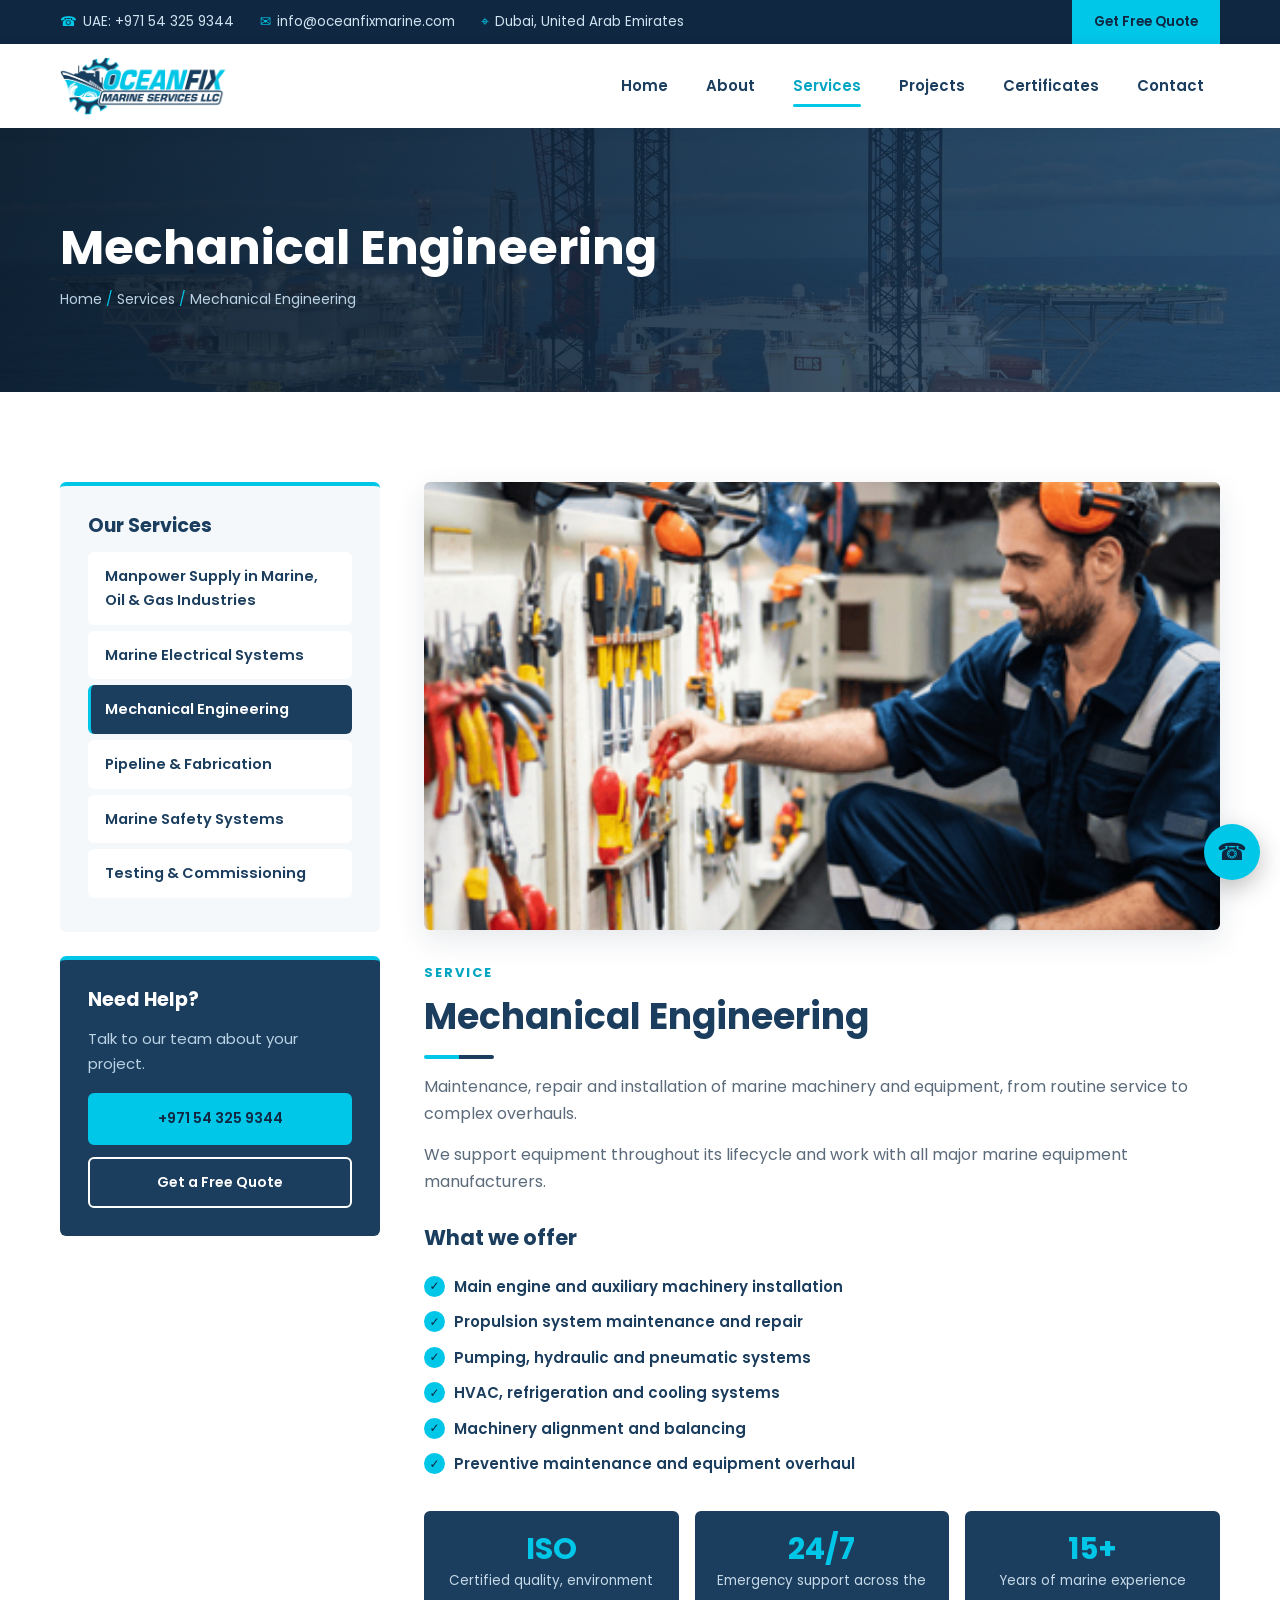
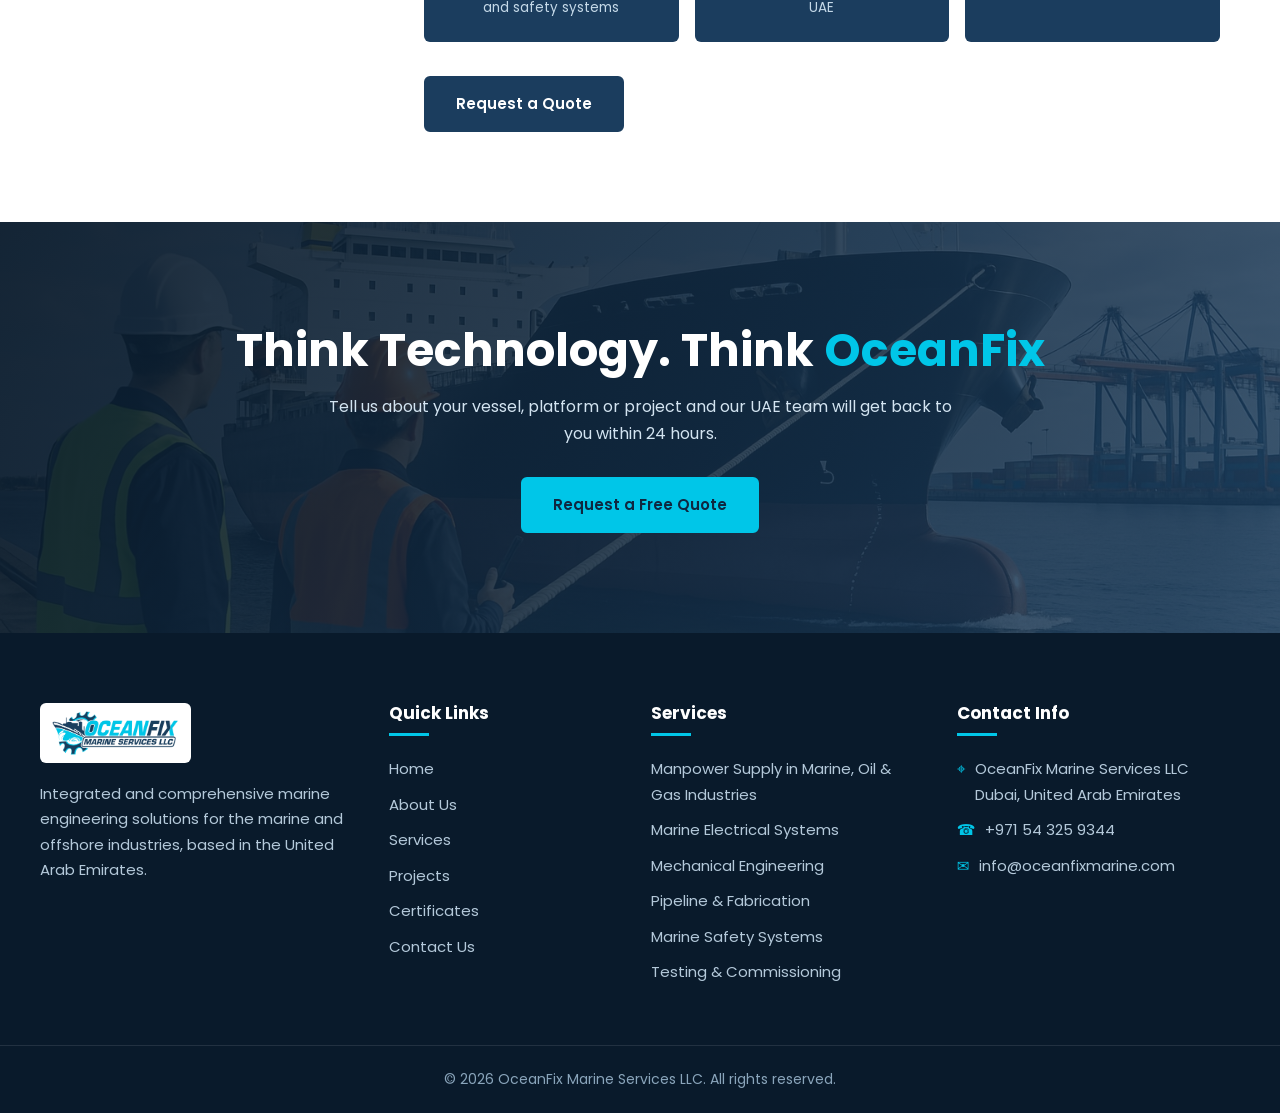
<file: services/mechanical.html>
<!DOCTYPE html>
<html lang="en">
<head>
<meta charset="utf-8">
<meta name="viewport" content="width=device-width, initial-scale=1">
<title>Mechanical Engineering | OceanFix Marine Services LLC</title>
<meta name="description" content="Maintenance, repair and installation of marine machinery and equipment, from routine service to complex overhauls.">
<meta name="theme-color" content="#1b3d5e">
<link rel="canonical" href="https://oceanfixmarine.com/services/mechanical">
<link rel="icon" type="image/png" href="/images/favicon.png">
<link rel="apple-touch-icon" href="/images/favicon.png">
<meta property="og:type" content="website">
<meta property="og:title" content="Mechanical Engineering | OceanFix Marine Services LLC">
<meta property="og:description" content="Maintenance, repair and installation of marine machinery and equipment, from routine service to complex overhauls.">
<meta property="og:image" content="https://oceanfixmarine.com/images/logo.png">
<link rel="preconnect" href="https://fonts.googleapis.com">
<link rel="preconnect" href="https://fonts.gstatic.com" crossorigin>
<link href="https://fonts.googleapis.com/css2?family=Poppins:wght@400;500;600;700;800&display=swap" rel="stylesheet">
<link rel="stylesheet" href="/css/style.css">
</head>
<body>
<div class="topbar"><div class="container">
<ul>
<li><a href="tel:+971543259344"><i>☎</i>UAE: +971 54 325 9344</a></li>
<li class="hide-sm"><a href="mailto:info@oceanfixmarine.com"><i>✉</i>info@oceanfixmarine.com</a></li>
<li class="hide-sm"><i>⌖</i>Dubai, United Arab Emirates</li>
</ul>
<a class="quote" href="/contact">Get Free Quote</a>
</div></div>
<header class="site-header"><div class="container">
<a class="logo" href="/"><img src="/images/logo.png" alt="OceanFix Marine Services LLC" width="170" height="59"></a>
<button class="menu-btn" aria-label="Menu" aria-expanded="false"><span></span></button>
<nav class="nav" aria-label="Main"><ul>
<li><a href="/">Home</a></li>
<li><a href="/about">About</a></li>
<li><a href="/services" class="active">Services</a></li>
<li><a href="/projects">Projects</a></li>
<li><a href="/certificates">Certificates</a></li>
<li><a href="/contact">Contact</a></li>
</ul></nav>
</div></header>
<section class="page-banner" style="background-image:url(/images/background/1.jpg)"><div class="container">
<h1>Mechanical Engineering</h1><div class="crumbs"><a href="/">Home</a> <span>/</span> <a href="/services">Services</a> <span>/</span> Mechanical Engineering</div></div></section>
<main><section class="section"><div class="container svc-page"><aside class="side reveal"><div class="side-box"><h3>Our Services</h3><ul><li><a href="/services/manpower">Manpower Supply in Marine, Oil &amp; Gas Industries</a></li><li><a href="/services/electrical">Marine Electrical Systems</a></li><li><a href="/services/mechanical" class="on">Mechanical Engineering</a></li><li><a href="/services/pipeline">Pipeline & Fabrication</a></li><li><a href="/services/safety">Marine Safety Systems</a></li><li><a href="/services/testing">Testing & Commissioning</a></li></ul></div><div class="side-box call"><h3>Need Help?</h3><p>Talk to our team about your project.</p><a class="btn btn-primary" href="tel:+971543259344">+971 54 325 9344</a><a class="btn btn-outline" href="/contact" style="margin-top:12px">Get a Free Quote</a></div></aside><article class="svc-main reveal"><img src="/images/gallery/design-eng.jpg" alt="Mechanical Engineering" class="svc-hero"><span class="eyebrow">Service</span><h2>Mechanical Engineering</h2><span class="bar"></span>
<p>Maintenance, repair and installation of marine machinery and equipment, from routine service to complex overhauls.</p><p>We support equipment throughout its lifecycle and work with all major marine equipment manufacturers.</p><h3>What we offer</h3><ul class="checks one"><li>Main engine and auxiliary machinery installation</li><li>Propulsion system maintenance and repair</li><li>Pumping, hydraulic and pneumatic systems</li><li>HVAC, refrigeration and cooling systems</li><li>Machinery alignment and balancing</li><li>Preventive maintenance and equipment overhaul</li></ul>
<div class="why"><div><b>ISO</b><span>Certified quality, environment and safety systems</span></div><div><b>24/7</b><span>Emergency support across the UAE</span></div><div><b>15+</b><span>Years of marine experience</span></div></div>
<a class="btn btn-navy" href="/contact">Request a Quote</a></article></div></section><section class="cta" style="background-image:url(/images/main-slider/2.jpg)"><div class="container reveal">
<h2>Think Technology. Think <em>OceanFix</em></h2>
<p>Tell us about your vessel, platform or project and our UAE team will get back to you within 24 hours.</p>
<a class="btn btn-primary" href="/contact">Request a Free Quote</a></div></section>
</main>
<footer class="site-footer">
<div class="container foot">
<div><img class="flogo" src="/images/logo.png" alt="OceanFix Marine Services LLC" width="173" height="60">
<p>Integrated and comprehensive marine engineering solutions for the marine and offshore industries, based in the United Arab Emirates.</p></div>
<div><h4>Quick Links</h4><ul>
<li><a href="/">Home</a></li><li><a href="/about">About Us</a></li><li><a href="/services">Services</a></li><li><a href="/projects">Projects</a></li><li><a href="/certificates">Certificates</a></li><li><a href="/contact">Contact Us</a></li></ul></div>
<div><h4>Services</h4><ul>
<li><a href="/services/manpower">Manpower Supply in Marine, Oil &amp; Gas Industries</a></li>
<li><a href="/services/electrical">Marine Electrical Systems</a></li>
<li><a href="/services/mechanical">Mechanical Engineering</a></li>
<li><a href="/services/pipeline">Pipeline & Fabrication</a></li>
<li><a href="/services/safety">Marine Safety Systems</a></li>
<li><a href="/services/testing">Testing & Commissioning</a></li>
</ul></div>
<div><h4>Contact Info</h4><ul class="ci">
<li><i>⌖</i><span>OceanFix Marine Services LLC<br>Dubai, United Arab Emirates</span></li>
<li><i>☎</i><a href="tel:+971543259344">+971 54 325 9344</a></li>
<li><i>✉</i><a href="mailto:info@oceanfixmarine.com">info@oceanfixmarine.com</a></li>
</ul></div>
</div>
<div class="copy"><div class="container">&copy; 2026 OceanFix Marine Services LLC. All rights reserved.</div></div>
</footer>
<a class="float-call" href="tel:+971543259344" aria-label="Call us">☎</a>
<script src="/js/main.js" defer></script>
</body>
</html>
</file>
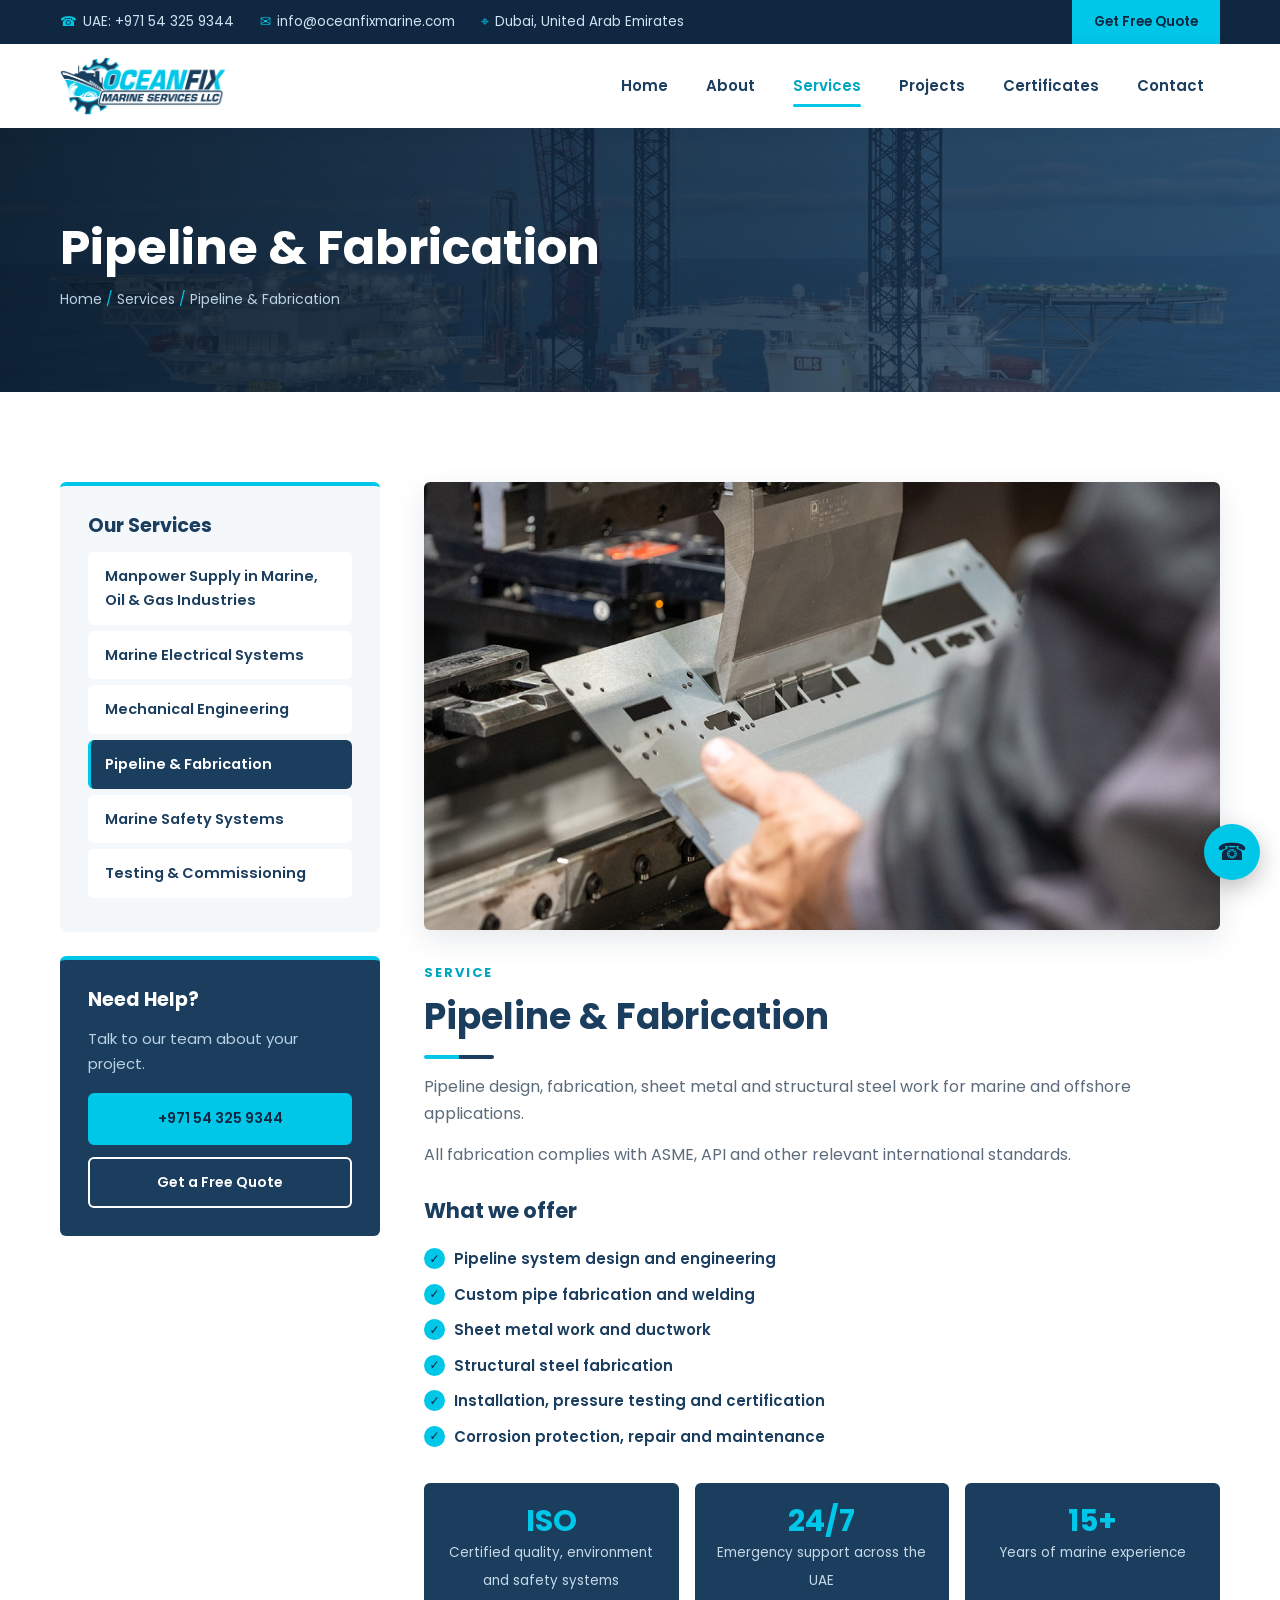
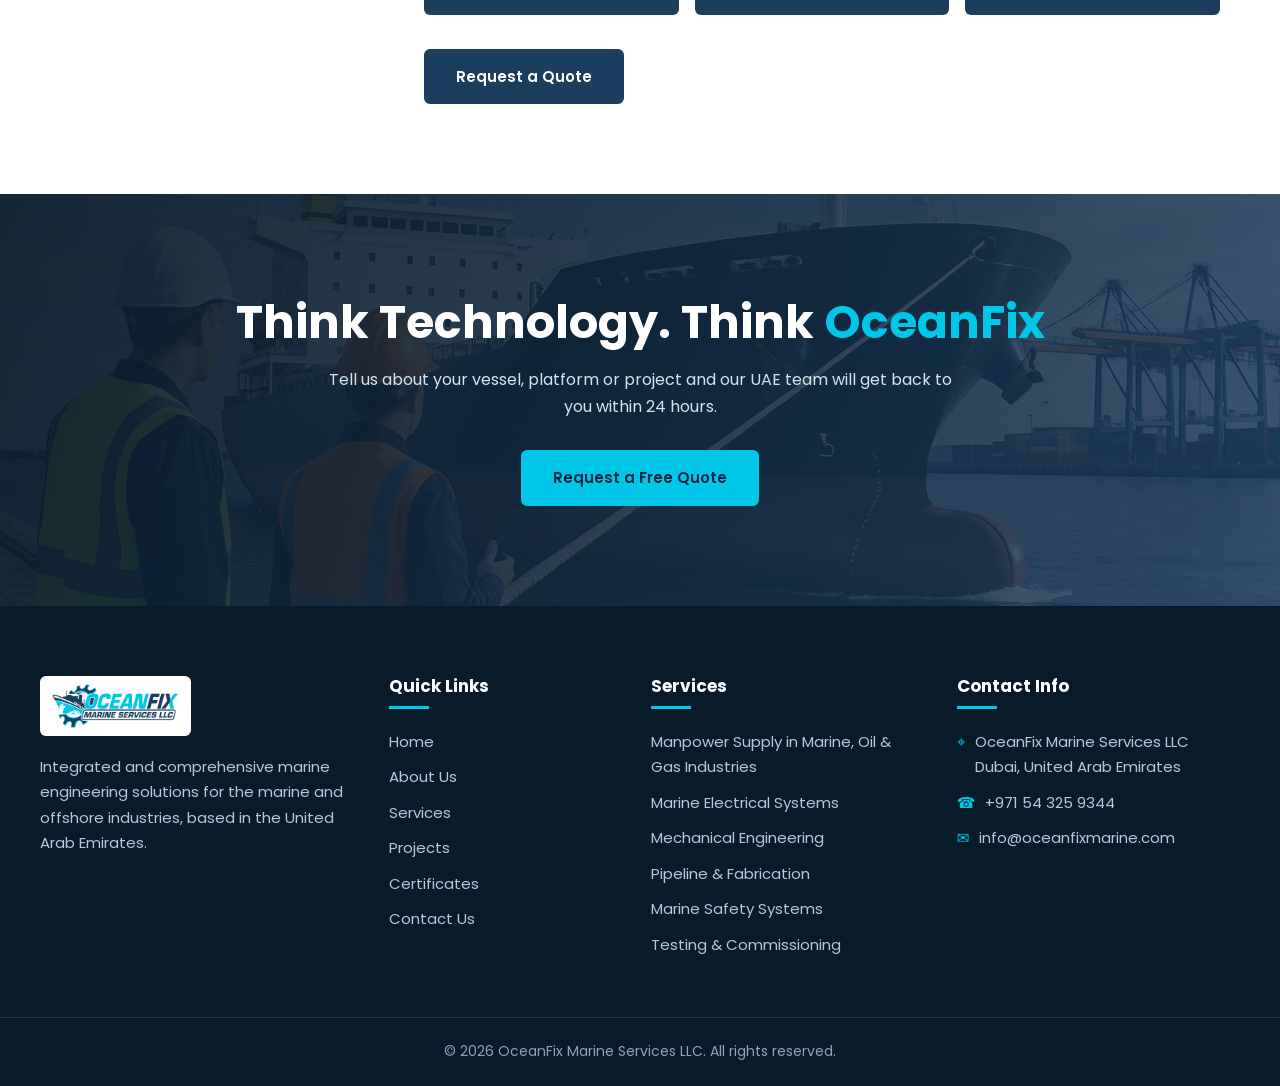
<file: services/pipeline.html>
<!DOCTYPE html>
<html lang="en">
<head>
<meta charset="utf-8">
<meta name="viewport" content="width=device-width, initial-scale=1">
<title>Pipeline & Fabrication | OceanFix Marine Services LLC</title>
<meta name="description" content="Pipeline design, fabrication, sheet metal and structural steel work for marine and offshore applications.">
<meta name="theme-color" content="#1b3d5e">
<link rel="canonical" href="https://oceanfixmarine.com/services/pipeline">
<link rel="icon" type="image/png" href="/images/favicon.png">
<link rel="apple-touch-icon" href="/images/favicon.png">
<meta property="og:type" content="website">
<meta property="og:title" content="Pipeline & Fabrication | OceanFix Marine Services LLC">
<meta property="og:description" content="Pipeline design, fabrication, sheet metal and structural steel work for marine and offshore applications.">
<meta property="og:image" content="https://oceanfixmarine.com/images/logo.png">
<link rel="preconnect" href="https://fonts.googleapis.com">
<link rel="preconnect" href="https://fonts.gstatic.com" crossorigin>
<link href="https://fonts.googleapis.com/css2?family=Poppins:wght@400;500;600;700;800&display=swap" rel="stylesheet">
<link rel="stylesheet" href="/css/style.css">
</head>
<body>
<div class="topbar"><div class="container">
<ul>
<li><a href="tel:+971543259344"><i>☎</i>UAE: +971 54 325 9344</a></li>
<li class="hide-sm"><a href="mailto:info@oceanfixmarine.com"><i>✉</i>info@oceanfixmarine.com</a></li>
<li class="hide-sm"><i>⌖</i>Dubai, United Arab Emirates</li>
</ul>
<a class="quote" href="/contact">Get Free Quote</a>
</div></div>
<header class="site-header"><div class="container">
<a class="logo" href="/"><img src="/images/logo.png" alt="OceanFix Marine Services LLC" width="170" height="59"></a>
<button class="menu-btn" aria-label="Menu" aria-expanded="false"><span></span></button>
<nav class="nav" aria-label="Main"><ul>
<li><a href="/">Home</a></li>
<li><a href="/about">About</a></li>
<li><a href="/services" class="active">Services</a></li>
<li><a href="/projects">Projects</a></li>
<li><a href="/certificates">Certificates</a></li>
<li><a href="/contact">Contact</a></li>
</ul></nav>
</div></header>
<section class="page-banner" style="background-image:url(/images/background/1.jpg)"><div class="container">
<h1>Pipeline & Fabrication</h1><div class="crumbs"><a href="/">Home</a> <span>/</span> <a href="/services">Services</a> <span>/</span> Pipeline & Fabrication</div></div></section>
<main><section class="section"><div class="container svc-page"><aside class="side reveal"><div class="side-box"><h3>Our Services</h3><ul><li><a href="/services/manpower">Manpower Supply in Marine, Oil &amp; Gas Industries</a></li><li><a href="/services/electrical">Marine Electrical Systems</a></li><li><a href="/services/mechanical">Mechanical Engineering</a></li><li><a href="/services/pipeline" class="on">Pipeline & Fabrication</a></li><li><a href="/services/safety">Marine Safety Systems</a></li><li><a href="/services/testing">Testing & Commissioning</a></li></ul></div><div class="side-box call"><h3>Need Help?</h3><p>Talk to our team about your project.</p><a class="btn btn-primary" href="tel:+971543259344">+971 54 325 9344</a><a class="btn btn-outline" href="/contact" style="margin-top:12px">Get a Free Quote</a></div></aside><article class="svc-main reveal"><img src="/images/services/pipeline-hero.jpg" alt="Pipeline & Fabrication" class="svc-hero"><span class="eyebrow">Service</span><h2>Pipeline & Fabrication</h2><span class="bar"></span>
<p>Pipeline design, fabrication, sheet metal and structural steel work for marine and offshore applications.</p><p>All fabrication complies with ASME, API and other relevant international standards.</p><h3>What we offer</h3><ul class="checks one"><li>Pipeline system design and engineering</li><li>Custom pipe fabrication and welding</li><li>Sheet metal work and ductwork</li><li>Structural steel fabrication</li><li>Installation, pressure testing and certification</li><li>Corrosion protection, repair and maintenance</li></ul>
<div class="why"><div><b>ISO</b><span>Certified quality, environment and safety systems</span></div><div><b>24/7</b><span>Emergency support across the UAE</span></div><div><b>15+</b><span>Years of marine experience</span></div></div>
<a class="btn btn-navy" href="/contact">Request a Quote</a></article></div></section><section class="cta" style="background-image:url(/images/main-slider/2.jpg)"><div class="container reveal">
<h2>Think Technology. Think <em>OceanFix</em></h2>
<p>Tell us about your vessel, platform or project and our UAE team will get back to you within 24 hours.</p>
<a class="btn btn-primary" href="/contact">Request a Free Quote</a></div></section>
</main>
<footer class="site-footer">
<div class="container foot">
<div><img class="flogo" src="/images/logo.png" alt="OceanFix Marine Services LLC" width="173" height="60">
<p>Integrated and comprehensive marine engineering solutions for the marine and offshore industries, based in the United Arab Emirates.</p></div>
<div><h4>Quick Links</h4><ul>
<li><a href="/">Home</a></li><li><a href="/about">About Us</a></li><li><a href="/services">Services</a></li><li><a href="/projects">Projects</a></li><li><a href="/certificates">Certificates</a></li><li><a href="/contact">Contact Us</a></li></ul></div>
<div><h4>Services</h4><ul>
<li><a href="/services/manpower">Manpower Supply in Marine, Oil &amp; Gas Industries</a></li>
<li><a href="/services/electrical">Marine Electrical Systems</a></li>
<li><a href="/services/mechanical">Mechanical Engineering</a></li>
<li><a href="/services/pipeline">Pipeline & Fabrication</a></li>
<li><a href="/services/safety">Marine Safety Systems</a></li>
<li><a href="/services/testing">Testing & Commissioning</a></li>
</ul></div>
<div><h4>Contact Info</h4><ul class="ci">
<li><i>⌖</i><span>OceanFix Marine Services LLC<br>Dubai, United Arab Emirates</span></li>
<li><i>☎</i><a href="tel:+971543259344">+971 54 325 9344</a></li>
<li><i>✉</i><a href="mailto:info@oceanfixmarine.com">info@oceanfixmarine.com</a></li>
</ul></div>
</div>
<div class="copy"><div class="container">&copy; 2026 OceanFix Marine Services LLC. All rights reserved.</div></div>
</footer>
<a class="float-call" href="tel:+971543259344" aria-label="Call us">☎</a>
<script src="/js/main.js" defer></script>
</body>
</html>
</file>
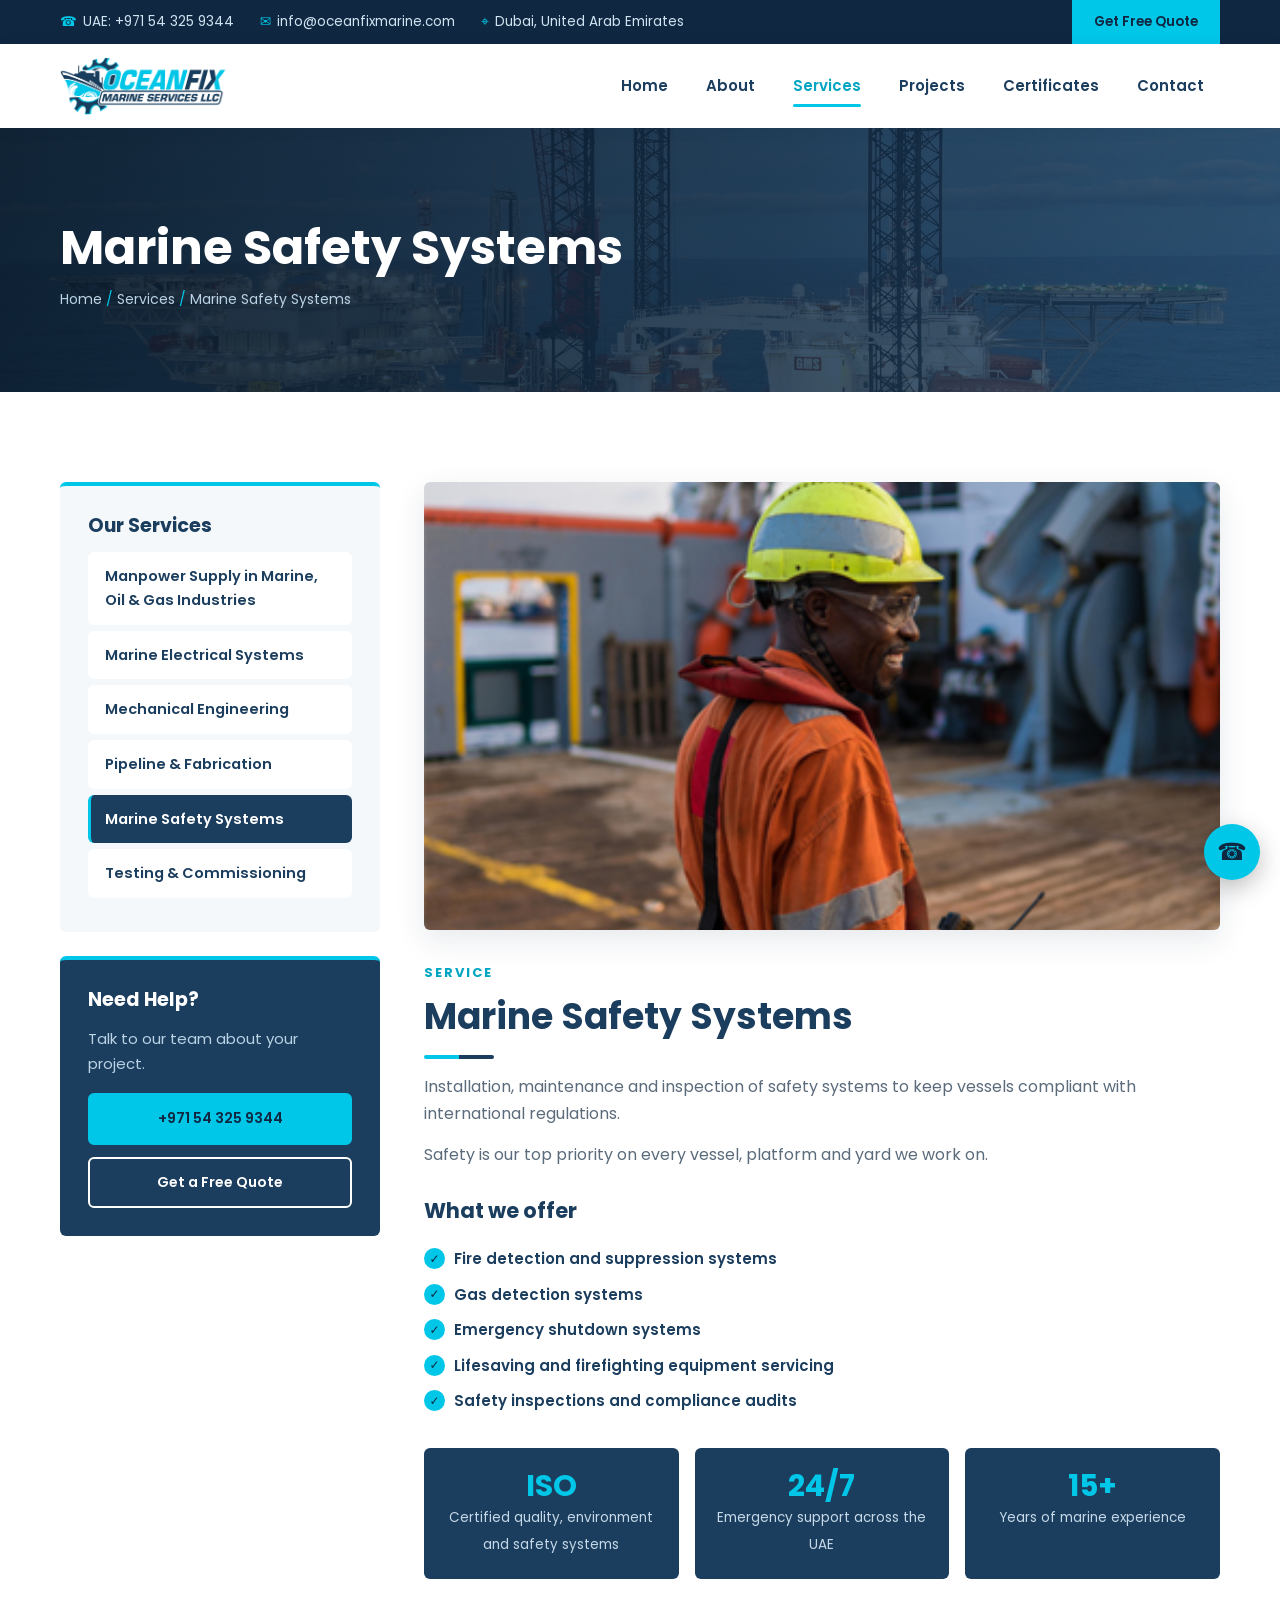
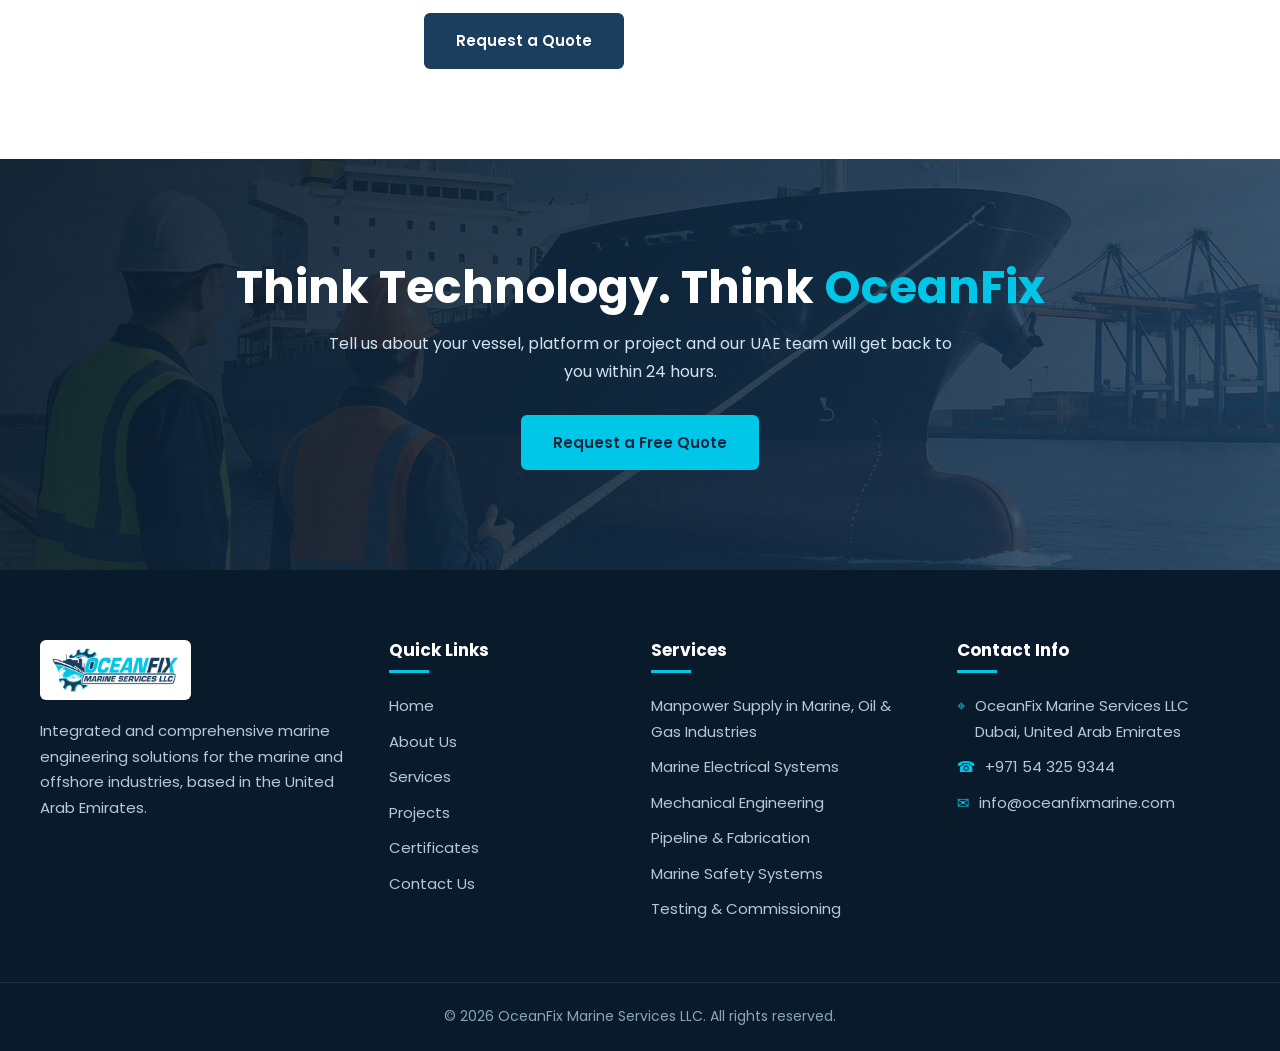
<file: services/safety.html>
<!DOCTYPE html>
<html lang="en">
<head>
<meta charset="utf-8">
<meta name="viewport" content="width=device-width, initial-scale=1">
<title>Marine Safety Systems | OceanFix Marine Services LLC</title>
<meta name="description" content="Installation, maintenance and inspection of safety systems to keep vessels compliant with international regulations.">
<meta name="theme-color" content="#1b3d5e">
<link rel="canonical" href="https://oceanfixmarine.com/services/safety">
<link rel="icon" type="image/png" href="/images/favicon.png">
<link rel="apple-touch-icon" href="/images/favicon.png">
<meta property="og:type" content="website">
<meta property="og:title" content="Marine Safety Systems | OceanFix Marine Services LLC">
<meta property="og:description" content="Installation, maintenance and inspection of safety systems to keep vessels compliant with international regulations.">
<meta property="og:image" content="https://oceanfixmarine.com/images/logo.png">
<link rel="preconnect" href="https://fonts.googleapis.com">
<link rel="preconnect" href="https://fonts.gstatic.com" crossorigin>
<link href="https://fonts.googleapis.com/css2?family=Poppins:wght@400;500;600;700;800&display=swap" rel="stylesheet">
<link rel="stylesheet" href="/css/style.css">
</head>
<body>
<div class="topbar"><div class="container">
<ul>
<li><a href="tel:+971543259344"><i>☎</i>UAE: +971 54 325 9344</a></li>
<li class="hide-sm"><a href="mailto:info@oceanfixmarine.com"><i>✉</i>info@oceanfixmarine.com</a></li>
<li class="hide-sm"><i>⌖</i>Dubai, United Arab Emirates</li>
</ul>
<a class="quote" href="/contact">Get Free Quote</a>
</div></div>
<header class="site-header"><div class="container">
<a class="logo" href="/"><img src="/images/logo.png" alt="OceanFix Marine Services LLC" width="170" height="59"></a>
<button class="menu-btn" aria-label="Menu" aria-expanded="false"><span></span></button>
<nav class="nav" aria-label="Main"><ul>
<li><a href="/">Home</a></li>
<li><a href="/about">About</a></li>
<li><a href="/services" class="active">Services</a></li>
<li><a href="/projects">Projects</a></li>
<li><a href="/certificates">Certificates</a></li>
<li><a href="/contact">Contact</a></li>
</ul></nav>
</div></header>
<section class="page-banner" style="background-image:url(/images/background/1.jpg)"><div class="container">
<h1>Marine Safety Systems</h1><div class="crumbs"><a href="/">Home</a> <span>/</span> <a href="/services">Services</a> <span>/</span> Marine Safety Systems</div></div></section>
<main><section class="section"><div class="container svc-page"><aside class="side reveal"><div class="side-box"><h3>Our Services</h3><ul><li><a href="/services/manpower">Manpower Supply in Marine, Oil &amp; Gas Industries</a></li><li><a href="/services/electrical">Marine Electrical Systems</a></li><li><a href="/services/mechanical">Mechanical Engineering</a></li><li><a href="/services/pipeline">Pipeline & Fabrication</a></li><li><a href="/services/safety" class="on">Marine Safety Systems</a></li><li><a href="/services/testing">Testing & Commissioning</a></li></ul></div><div class="side-box call"><h3>Need Help?</h3><p>Talk to our team about your project.</p><a class="btn btn-primary" href="tel:+971543259344">+971 54 325 9344</a><a class="btn btn-outline" href="/contact" style="margin-top:12px">Get a Free Quote</a></div></aside><article class="svc-main reveal"><img src="/images/gallery/marine.jpg" alt="Marine Safety Systems" class="svc-hero"><span class="eyebrow">Service</span><h2>Marine Safety Systems</h2><span class="bar"></span>
<p>Installation, maintenance and inspection of safety systems to keep vessels compliant with international regulations.</p><p>Safety is our top priority on every vessel, platform and yard we work on.</p><h3>What we offer</h3><ul class="checks one"><li>Fire detection and suppression systems</li><li>Gas detection systems</li><li>Emergency shutdown systems</li><li>Lifesaving and firefighting equipment servicing</li><li>Safety inspections and compliance audits</li></ul>
<div class="why"><div><b>ISO</b><span>Certified quality, environment and safety systems</span></div><div><b>24/7</b><span>Emergency support across the UAE</span></div><div><b>15+</b><span>Years of marine experience</span></div></div>
<a class="btn btn-navy" href="/contact">Request a Quote</a></article></div></section><section class="cta" style="background-image:url(/images/main-slider/2.jpg)"><div class="container reveal">
<h2>Think Technology. Think <em>OceanFix</em></h2>
<p>Tell us about your vessel, platform or project and our UAE team will get back to you within 24 hours.</p>
<a class="btn btn-primary" href="/contact">Request a Free Quote</a></div></section>
</main>
<footer class="site-footer">
<div class="container foot">
<div><img class="flogo" src="/images/logo.png" alt="OceanFix Marine Services LLC" width="173" height="60">
<p>Integrated and comprehensive marine engineering solutions for the marine and offshore industries, based in the United Arab Emirates.</p></div>
<div><h4>Quick Links</h4><ul>
<li><a href="/">Home</a></li><li><a href="/about">About Us</a></li><li><a href="/services">Services</a></li><li><a href="/projects">Projects</a></li><li><a href="/certificates">Certificates</a></li><li><a href="/contact">Contact Us</a></li></ul></div>
<div><h4>Services</h4><ul>
<li><a href="/services/manpower">Manpower Supply in Marine, Oil &amp; Gas Industries</a></li>
<li><a href="/services/electrical">Marine Electrical Systems</a></li>
<li><a href="/services/mechanical">Mechanical Engineering</a></li>
<li><a href="/services/pipeline">Pipeline & Fabrication</a></li>
<li><a href="/services/safety">Marine Safety Systems</a></li>
<li><a href="/services/testing">Testing & Commissioning</a></li>
</ul></div>
<div><h4>Contact Info</h4><ul class="ci">
<li><i>⌖</i><span>OceanFix Marine Services LLC<br>Dubai, United Arab Emirates</span></li>
<li><i>☎</i><a href="tel:+971543259344">+971 54 325 9344</a></li>
<li><i>✉</i><a href="mailto:info@oceanfixmarine.com">info@oceanfixmarine.com</a></li>
</ul></div>
</div>
<div class="copy"><div class="container">&copy; 2026 OceanFix Marine Services LLC. All rights reserved.</div></div>
</footer>
<a class="float-call" href="tel:+971543259344" aria-label="Call us">☎</a>
<script src="/js/main.js" defer></script>
</body>
</html>
</file>
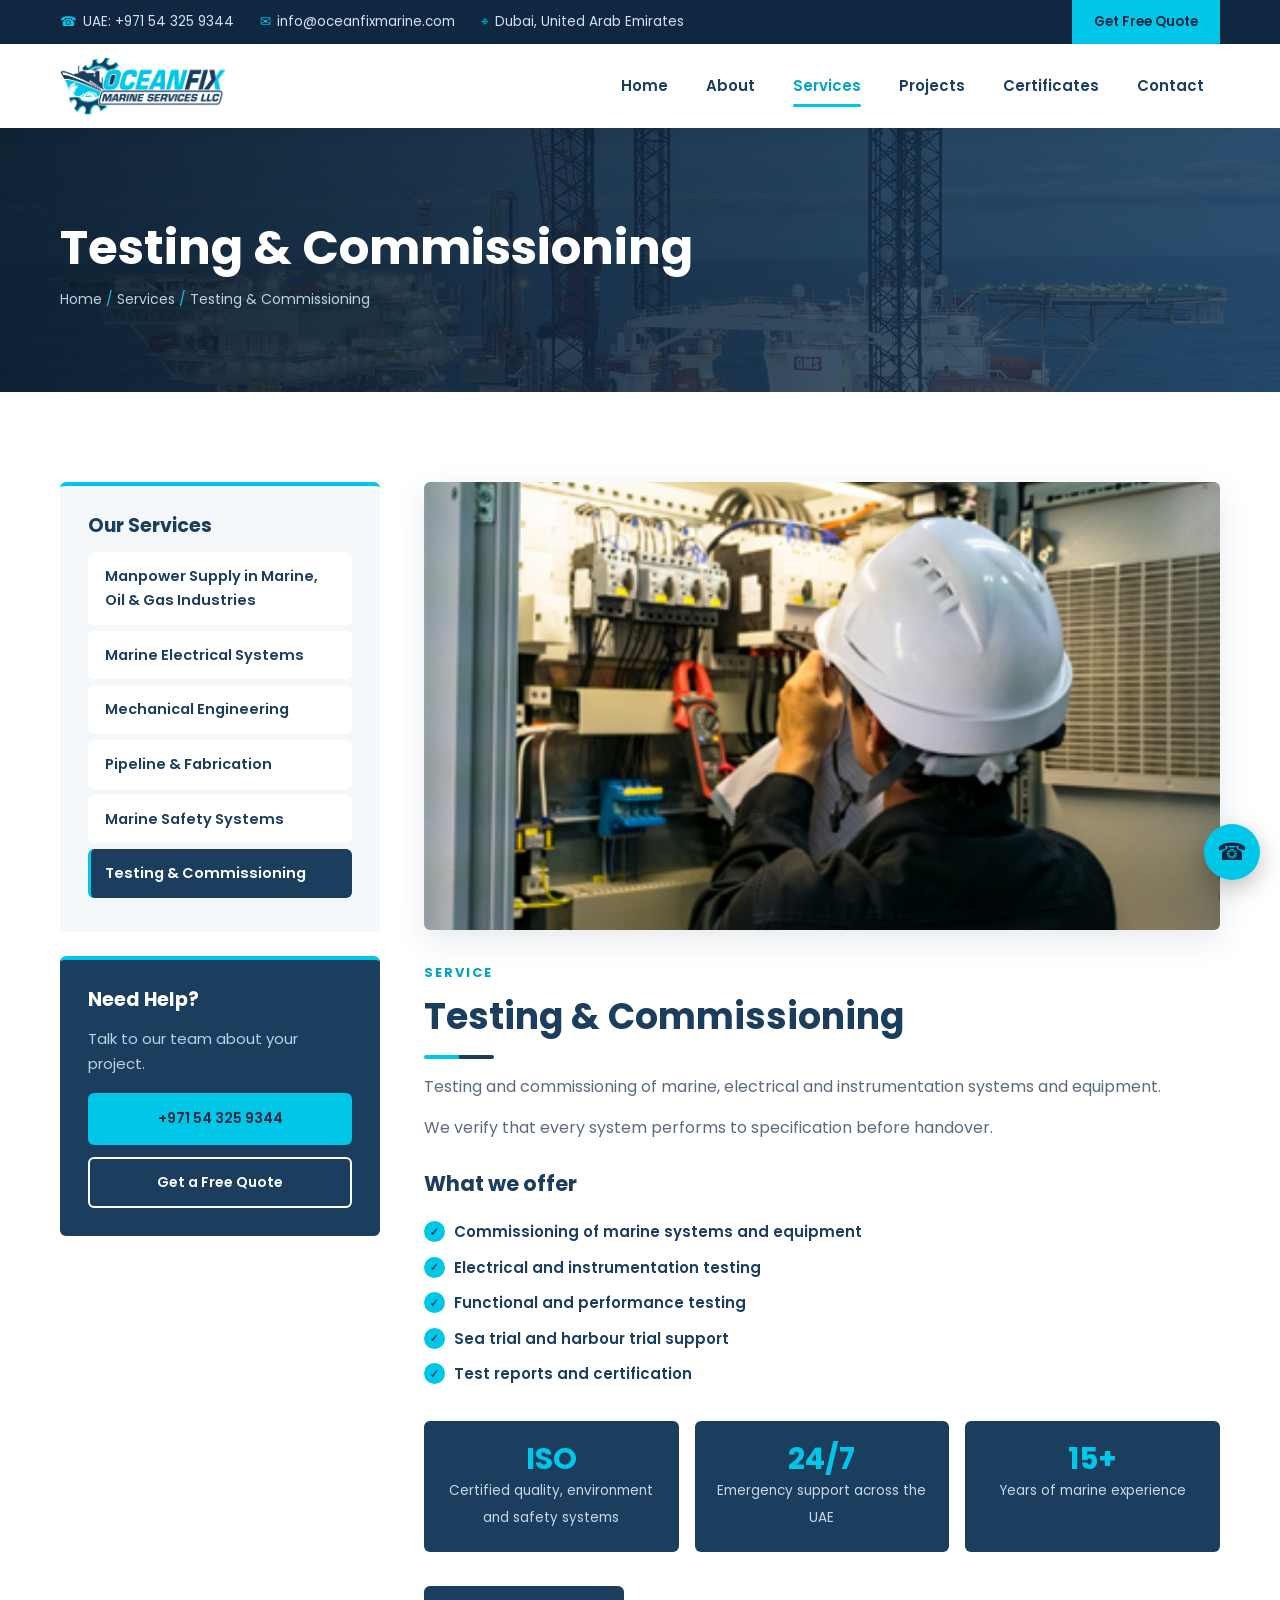
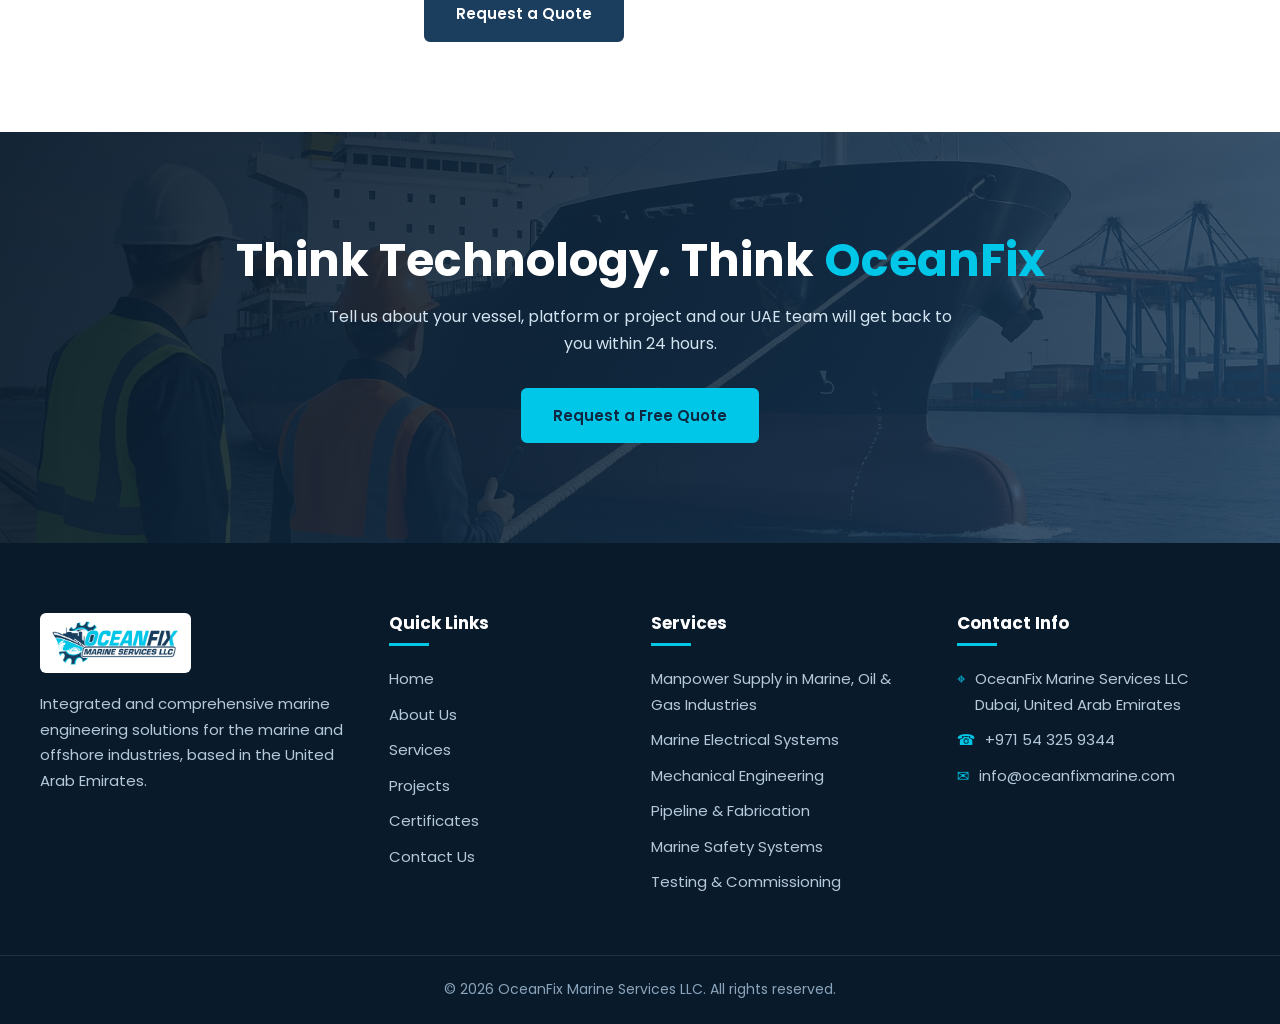
<file: services/testing.html>
<!DOCTYPE html>
<html lang="en">
<head>
<meta charset="utf-8">
<meta name="viewport" content="width=device-width, initial-scale=1">
<title>Testing & Commissioning | OceanFix Marine Services LLC</title>
<meta name="description" content="Testing and commissioning of marine, electrical and instrumentation systems and equipment.">
<meta name="theme-color" content="#1b3d5e">
<link rel="canonical" href="https://oceanfixmarine.com/services/testing">
<link rel="icon" type="image/png" href="/images/favicon.png">
<link rel="apple-touch-icon" href="/images/favicon.png">
<meta property="og:type" content="website">
<meta property="og:title" content="Testing & Commissioning | OceanFix Marine Services LLC">
<meta property="og:description" content="Testing and commissioning of marine, electrical and instrumentation systems and equipment.">
<meta property="og:image" content="https://oceanfixmarine.com/images/logo.png">
<link rel="preconnect" href="https://fonts.googleapis.com">
<link rel="preconnect" href="https://fonts.gstatic.com" crossorigin>
<link href="https://fonts.googleapis.com/css2?family=Poppins:wght@400;500;600;700;800&display=swap" rel="stylesheet">
<link rel="stylesheet" href="/css/style.css">
</head>
<body>
<div class="topbar"><div class="container">
<ul>
<li><a href="tel:+971543259344"><i>☎</i>UAE: +971 54 325 9344</a></li>
<li class="hide-sm"><a href="mailto:info@oceanfixmarine.com"><i>✉</i>info@oceanfixmarine.com</a></li>
<li class="hide-sm"><i>⌖</i>Dubai, United Arab Emirates</li>
</ul>
<a class="quote" href="/contact">Get Free Quote</a>
</div></div>
<header class="site-header"><div class="container">
<a class="logo" href="/"><img src="/images/logo.png" alt="OceanFix Marine Services LLC" width="170" height="59"></a>
<button class="menu-btn" aria-label="Menu" aria-expanded="false"><span></span></button>
<nav class="nav" aria-label="Main"><ul>
<li><a href="/">Home</a></li>
<li><a href="/about">About</a></li>
<li><a href="/services" class="active">Services</a></li>
<li><a href="/projects">Projects</a></li>
<li><a href="/certificates">Certificates</a></li>
<li><a href="/contact">Contact</a></li>
</ul></nav>
</div></header>
<section class="page-banner" style="background-image:url(/images/background/1.jpg)"><div class="container">
<h1>Testing & Commissioning</h1><div class="crumbs"><a href="/">Home</a> <span>/</span> <a href="/services">Services</a> <span>/</span> Testing & Commissioning</div></div></section>
<main><section class="section"><div class="container svc-page"><aside class="side reveal"><div class="side-box"><h3>Our Services</h3><ul><li><a href="/services/manpower">Manpower Supply in Marine, Oil &amp; Gas Industries</a></li><li><a href="/services/electrical">Marine Electrical Systems</a></li><li><a href="/services/mechanical">Mechanical Engineering</a></li><li><a href="/services/pipeline">Pipeline & Fabrication</a></li><li><a href="/services/safety">Marine Safety Systems</a></li><li><a href="/services/testing" class="on">Testing & Commissioning</a></li></ul></div><div class="side-box call"><h3>Need Help?</h3><p>Talk to our team about your project.</p><a class="btn btn-primary" href="tel:+971543259344">+971 54 325 9344</a><a class="btn btn-outline" href="/contact" style="margin-top:12px">Get a Free Quote</a></div></aside><article class="svc-main reveal"><img src="/images/gallery/test.jpg" alt="Testing & Commissioning" class="svc-hero"><span class="eyebrow">Service</span><h2>Testing & Commissioning</h2><span class="bar"></span>
<p>Testing and commissioning of marine, electrical and instrumentation systems and equipment.</p><p>We verify that every system performs to specification before handover.</p><h3>What we offer</h3><ul class="checks one"><li>Commissioning of marine systems and equipment</li><li>Electrical and instrumentation testing</li><li>Functional and performance testing</li><li>Sea trial and harbour trial support</li><li>Test reports and certification</li></ul>
<div class="why"><div><b>ISO</b><span>Certified quality, environment and safety systems</span></div><div><b>24/7</b><span>Emergency support across the UAE</span></div><div><b>15+</b><span>Years of marine experience</span></div></div>
<a class="btn btn-navy" href="/contact">Request a Quote</a></article></div></section><section class="cta" style="background-image:url(/images/main-slider/2.jpg)"><div class="container reveal">
<h2>Think Technology. Think <em>OceanFix</em></h2>
<p>Tell us about your vessel, platform or project and our UAE team will get back to you within 24 hours.</p>
<a class="btn btn-primary" href="/contact">Request a Free Quote</a></div></section>
</main>
<footer class="site-footer">
<div class="container foot">
<div><img class="flogo" src="/images/logo.png" alt="OceanFix Marine Services LLC" width="173" height="60">
<p>Integrated and comprehensive marine engineering solutions for the marine and offshore industries, based in the United Arab Emirates.</p></div>
<div><h4>Quick Links</h4><ul>
<li><a href="/">Home</a></li><li><a href="/about">About Us</a></li><li><a href="/services">Services</a></li><li><a href="/projects">Projects</a></li><li><a href="/certificates">Certificates</a></li><li><a href="/contact">Contact Us</a></li></ul></div>
<div><h4>Services</h4><ul>
<li><a href="/services/manpower">Manpower Supply in Marine, Oil &amp; Gas Industries</a></li>
<li><a href="/services/electrical">Marine Electrical Systems</a></li>
<li><a href="/services/mechanical">Mechanical Engineering</a></li>
<li><a href="/services/pipeline">Pipeline & Fabrication</a></li>
<li><a href="/services/safety">Marine Safety Systems</a></li>
<li><a href="/services/testing">Testing & Commissioning</a></li>
</ul></div>
<div><h4>Contact Info</h4><ul class="ci">
<li><i>⌖</i><span>OceanFix Marine Services LLC<br>Dubai, United Arab Emirates</span></li>
<li><i>☎</i><a href="tel:+971543259344">+971 54 325 9344</a></li>
<li><i>✉</i><a href="mailto:info@oceanfixmarine.com">info@oceanfixmarine.com</a></li>
</ul></div>
</div>
<div class="copy"><div class="container">&copy; 2026 OceanFix Marine Services LLC. All rights reserved.</div></div>
</footer>
<a class="float-call" href="tel:+971543259344" aria-label="Call us">☎</a>
<script src="/js/main.js" defer></script>
</body>
</html>
</file>
<file: css/style.css>
/* OceanFix Marine Services LLC — brand: navy #1B3D5E + cyan #00C6E8 (from logo) */
:root{
  --navy:#1b3d5e;
  --navy-dark:#0f2740;
  --navy-deep:#091a2b;
  --cyan:#00c6e8;
  --cyan-dark:#00a5c2;
  --cyan-soft:#e6f9fd;
  --ink:#1c2b3a;
  --muted:#5b6b7b;
  --line:#e3eaf0;
  --bg:#f4f8fb;
  --white:#fff;
  --radius:6px;
  --shadow:0 10px 30px rgba(15,39,64,.10);
  --container:1200px;
}
*{box-sizing:border-box;margin:0;padding:0}
html{scroll-behavior:smooth;overflow-x:hidden}
body{font-family:'Poppins','Segoe UI',system-ui,-apple-system,Roboto,Arial,sans-serif;color:var(--ink);line-height:1.7;background:#fff;-webkit-font-smoothing:antialiased}
img{max-width:100%;display:block}
a{color:inherit;text-decoration:none;transition:.25s}
ul{list-style:none}
h1,h2,h3,h4{line-height:1.25;color:var(--navy);font-weight:700}
.container{width:100%;max-width:var(--container);margin:0 auto;padding:0 20px}
.section{padding:90px 0}
.section.alt{background:var(--bg)}
.sr-only{position:absolute;width:1px;height:1px;overflow:hidden;clip:rect(0 0 0 0)}

/* buttons */
.btn{display:inline-flex;align-items:center;gap:8px;padding:13px 30px;border-radius:var(--radius);font-weight:600;font-size:15px;border:2px solid transparent;cursor:pointer;font-family:inherit;transition:.25s}
.btn-primary{background:var(--cyan);color:var(--navy-dark);border-color:var(--cyan)}
.btn-primary:hover{background:var(--navy);color:#fff;border-color:var(--navy)}
.btn-outline{border-color:#fff;color:#fff}
.btn-outline:hover{background:#fff;color:var(--navy)}
.btn-navy{background:var(--navy);color:#fff;border-color:var(--navy)}
.btn-navy:hover{background:var(--cyan);border-color:var(--cyan);color:var(--navy-dark)}

/* section titles */
.sec-title{margin-bottom:50px}
.sec-title.center{text-align:center;max-width:720px;margin-left:auto;margin-right:auto}
.eyebrow{display:inline-block;color:var(--cyan-dark);font-weight:700;letter-spacing:2px;text-transform:uppercase;font-size:13px;margin-bottom:10px}
.sec-title h2{font-size:clamp(28px,4vw,40px)}
.sec-title p{color:var(--muted);margin-top:12px}
.bar{display:block;width:70px;height:4px;background:linear-gradient(90deg,var(--cyan) 50%,var(--navy) 50%);margin-top:16px;border-radius:2px}
.center .bar{margin-left:auto;margin-right:auto}

/* top bar */
.topbar{background:var(--navy-dark);color:#cfe3f1;font-size:13.5px}
.topbar .container{display:flex;justify-content:space-between;align-items:center;gap:20px;min-height:44px;flex-wrap:wrap}
.topbar ul{display:flex;gap:26px;flex-wrap:wrap}
.topbar a:hover{color:var(--cyan)}
.topbar i{color:var(--cyan);font-style:normal;margin-right:6px}
.topbar .quote{background:var(--cyan);color:var(--navy-dark);font-weight:600;padding:10px 22px;align-self:stretch;display:flex;align-items:center}
.topbar .quote:hover{background:#fff;color:var(--navy)}

/* header */
.site-header{background:#fff;position:sticky;top:0;z-index:50;box-shadow:0 2px 14px rgba(15,39,64,.08)}
.site-header .container{display:flex;align-items:center;justify-content:space-between;min-height:84px}
.logo img{height:58px;width:auto}
.nav ul{display:flex;gap:6px}
.nav a{display:block;padding:10px 16px;font-weight:600;font-size:15px;color:var(--navy);border-radius:var(--radius);position:relative}
.nav a:hover,.nav a.active{color:var(--cyan-dark)}
.nav a.active::after{content:"";position:absolute;left:16px;right:16px;bottom:2px;height:3px;background:var(--cyan);border-radius:2px}
.menu-btn{display:none;background:none;border:0;cursor:pointer;width:44px;height:44px;position:relative}
.menu-btn span,.menu-btn span::before,.menu-btn span::after{position:absolute;left:10px;width:24px;height:3px;background:var(--navy);border-radius:2px;transition:.25s;content:""}
.menu-btn span{top:20px}.menu-btn span::before{left:0;top:-8px}.menu-btn span::after{left:0;top:8px}
.menu-btn[aria-expanded=true] span{background:transparent}
.menu-btn[aria-expanded=true] span::before{top:0;transform:rotate(45deg)}
.menu-btn[aria-expanded=true] span::after{top:0;transform:rotate(-45deg)}

/* hero */
.hero{position:relative;height:clamp(460px,72vh,680px);background:var(--navy-dark);overflow:hidden;color:#fff}
.slide{position:absolute;inset:0;opacity:0;transition:opacity 1.2s ease;background-size:cover;background-position:center}
.slide.on{opacity:1}
.slide::before{content:"";position:absolute;inset:0;background:linear-gradient(100deg,rgba(9,26,43,.88) 0%,rgba(15,39,64,.65) 45%,rgba(15,39,64,.15) 100%)}
.slide .container{position:relative;height:100%;display:flex;align-items:center}
.slide-content{width:100%;max-width:660px;transform:translateY(24px);opacity:0;transition:.9s .3s}
.slide.on .slide-content{transform:none;opacity:1}
.slide .tag{display:inline-block;color:var(--cyan);font-weight:700;letter-spacing:2px;text-transform:uppercase;font-size:14px;margin-bottom:14px}
.slide h1,.slide h2{color:#fff;font-size:clamp(32px,5.4vw,58px);margin-bottom:18px}
.slide h1 em,.slide h2 em{color:var(--cyan);font-style:normal}
.slide p{font-size:clamp(16px,1.6vw,19px);color:#dbe9f4;margin-bottom:30px;max-width:540px}
.slide .btns{display:flex;gap:14px;flex-wrap:wrap}
.hero-dots{position:absolute;bottom:26px;left:0;right:0;display:flex;justify-content:center;gap:10px;z-index:3}
.hero-dots button{width:12px;height:12px;border-radius:50%;border:2px solid #fff;background:transparent;cursor:pointer;padding:0}
.hero-dots button.on{background:var(--cyan);border-color:var(--cyan)}

/* quick contact band */
.band{background:var(--navy);color:#fff}
.band .container{display:grid;grid-template-columns:repeat(3,1fr)}
.band-item{padding:26px 28px;display:flex;gap:16px;align-items:center;border-right:1px solid rgba(255,255,255,.12)}
.band-item:last-child{border:0}
.band-item .ico{width:50px;height:50px;border-radius:50%;background:var(--cyan);color:var(--navy-dark);display:grid;place-items:center;font-size:22px;flex:none}
.band-item small{display:block;color:#a9c4d9;font-size:13px}
.band-item strong{font-size:17px}
.band-item a:hover{color:var(--cyan)}

/* about */
.about-grid{display:grid;grid-template-columns:1fr 1fr;gap:60px;align-items:center}
.about-img{position:relative}
.about-img img{border-radius:var(--radius);width:100%;aspect-ratio:4/3;object-fit:cover;box-shadow:var(--shadow)}
.about-img::before{content:"";position:absolute;left:-18px;bottom:-18px;width:60%;height:60%;border:5px solid var(--cyan);border-radius:var(--radius);z-index:-1}
.about-badge{position:absolute;right:-14px;top:30px;background:var(--navy);color:#fff;padding:20px 26px;border-radius:var(--radius);text-align:center;box-shadow:var(--shadow);border-bottom:4px solid var(--cyan)}
.about-badge b{display:block;font-size:38px;color:var(--cyan);line-height:1}
.about-badge span{font-size:13px;letter-spacing:1px;text-transform:uppercase}
.about-text p{color:var(--muted);margin-bottom:16px}
.checks{display:grid;grid-template-columns:1fr 1fr;gap:10px 24px;margin:22px 0 30px}
.checks li{position:relative;padding-left:30px;font-weight:600;color:var(--navy);font-size:15px}
.checks li::before{content:"✓";position:absolute;left:0;top:2px;width:21px;height:21px;border-radius:50%;background:var(--cyan);color:var(--navy-dark);font-size:12px;display:grid;place-items:center;line-height:1}

/* stats */
.stats{background:linear-gradient(120deg,var(--navy-dark),var(--navy));color:#fff;padding:60px 0}
.stats .container{display:grid;grid-template-columns:repeat(4,1fr);gap:20px;text-align:center}
.stat b{display:block;font-size:clamp(34px,4.5vw,52px);color:var(--cyan);line-height:1.1}
.stat span{color:#c5d9e8;font-size:15px}

/* services cards */
.cards{display:grid;grid-template-columns:repeat(3,1fr);gap:28px}
.card{background:#fff;border-radius:var(--radius);overflow:hidden;box-shadow:var(--shadow);display:flex;flex-direction:column;transition:.3s;border-bottom:4px solid transparent}
.card:hover{transform:translateY(-6px);border-bottom-color:var(--cyan)}
.card .thumb{aspect-ratio:16/10;overflow:hidden;position:relative}
.card .thumb img{width:100%;height:100%;object-fit:cover;transition:.5s}
.card:hover .thumb img{transform:scale(1.08)}
.card .body{padding:26px;display:flex;flex-direction:column;flex:1}
.card h3{font-size:20px;margin-bottom:10px}
.card p{color:var(--muted);font-size:15px;margin-bottom:18px;flex:1}
.more{color:var(--cyan-dark);font-weight:700;font-size:14px;letter-spacing:.5px;text-transform:uppercase}
.more::after{content:" →";transition:.25s}
.more:hover{color:var(--navy)}
.more:hover::after{margin-left:6px}

/* projects gallery */
.gallery{display:grid;grid-template-columns:repeat(3,1fr);gap:20px}
.gallery figure{position:relative;overflow:hidden;border-radius:var(--radius);aspect-ratio:4/3;background:var(--navy)}
.gallery img{width:100%;height:100%;object-fit:cover;transition:.5s}
.gallery figcaption{position:absolute;inset:auto 0 0 0;padding:50px 22px 20px;background:linear-gradient(transparent,rgba(9,26,43,.92));color:#fff;transform:translateY(100%);transition:.35s}
.gallery figcaption small{display:block;color:var(--cyan);font-weight:700;letter-spacing:1px;text-transform:uppercase;font-size:12px}
.gallery figcaption strong{font-size:17px}
.gallery figure:hover img{transform:scale(1.08)}
.gallery figure:hover figcaption{transform:none}

/* project list (projects page) */
.proj{display:grid;grid-template-columns:repeat(3,1fr);gap:28px}
.proj .card .body small{color:var(--cyan-dark);font-weight:700;text-transform:uppercase;letter-spacing:1px;font-size:12px;margin-bottom:6px}
.proj .card p{margin-bottom:0}

/* mission */
.mv-grid{display:grid;grid-template-columns:5fr 7fr;gap:50px;align-items:center}
.mv-img img{border-radius:var(--radius);width:100%;aspect-ratio:4/5;object-fit:cover;box-shadow:var(--shadow)}
.tabs{display:flex;gap:8px;margin-bottom:24px;flex-wrap:wrap}
.tabs button{background:#fff;border:2px solid var(--line);color:var(--navy);font-family:inherit;font-weight:700;font-size:15px;padding:11px 26px;border-radius:var(--radius);cursor:pointer;transition:.25s}
.tabs button.on,.tabs button:hover{background:var(--navy);border-color:var(--navy);color:#fff}
.tab-panel{display:none}
.tab-panel.on{display:block;animation:fade .5s}
.tab-panel p{color:var(--muted);margin-bottom:14px}
@keyframes fade{from{opacity:0;transform:translateY(8px)}to{opacity:1;transform:none}}

/* CTA */
.cta{position:relative;background-size:cover;background-position:center;color:#fff;text-align:center;padding:100px 0}
.cta::before{content:"";position:absolute;inset:0;background:linear-gradient(120deg,rgba(9,26,43,.92),rgba(27,61,94,.82))}
.cta .container{position:relative}
.cta h2{color:#fff;font-size:clamp(28px,4.5vw,46px);margin-bottom:14px}
.cta h2 em{color:var(--cyan);font-style:normal}
.cta p{color:#d3e4f1;max-width:640px;margin:0 auto 30px}

/* page banner */
.page-banner{position:relative;color:#fff;padding:90px 0 80px;background-size:cover;background-position:center}
.page-banner::before{content:"";position:absolute;inset:0;background:linear-gradient(110deg,rgba(9,26,43,.93),rgba(27,61,94,.78))}
.page-banner .container{position:relative}
.page-banner h1{color:#fff;font-size:clamp(32px,5vw,48px)}
.crumbs{margin-top:10px;color:#b9d2e4;font-size:14px}
.crumbs a:hover{color:var(--cyan)}
.crumbs span{color:var(--cyan)}

/* service detail rows */
.svc-row{display:grid;grid-template-columns:1fr 1fr;gap:56px;align-items:center;padding:60px 0;border-bottom:1px solid var(--line);scroll-margin-top:100px}
.svc-row:last-child{border:0}
.svc-row:nth-child(even) .svc-img{order:2}
.svc-img img{width:100%;aspect-ratio:4/3;object-fit:cover;border-radius:var(--radius);box-shadow:var(--shadow)}
.svc-row h2{font-size:clamp(24px,3vw,32px);margin-bottom:6px}
.svc-row p{color:var(--muted);margin:14px 0}
.svc-row .checks{grid-template-columns:1fr}

/* values */
.values{display:grid;grid-template-columns:repeat(3,1fr);gap:24px}
.value{background:#fff;padding:30px;border-radius:var(--radius);box-shadow:var(--shadow);border-top:4px solid var(--cyan)}
.value h3{font-size:18px;margin-bottom:8px}
.value p{color:var(--muted);font-size:15px}

/* certificates */
.certs{display:grid;grid-template-columns:repeat(3,1fr);gap:28px}
.cert{background:#fff;border:1px solid var(--line);border-radius:var(--radius);padding:36px 28px;text-align:center;box-shadow:var(--shadow)}
.cert .seal{width:110px;height:110px;margin:0 auto 20px;border-radius:50%;border:4px solid var(--cyan);display:grid;place-items:center;background:var(--navy);color:#fff;font-weight:800;font-size:20px;line-height:1.1;box-shadow:0 0 0 6px var(--cyan-soft)}
.cert .seal small{display:block;font-size:11px;color:var(--cyan);font-weight:600;letter-spacing:1px}
.cert h3{font-size:19px;margin-bottom:6px}
.cert p{color:var(--muted);font-size:15px}

/* contact */
.contact-grid{display:grid;grid-template-columns:5fr 7fr;gap:50px;align-items:start}
.info-box{background:var(--navy);color:#fff;padding:40px 34px;border-radius:var(--radius)}
.info-box h3{color:#fff;font-size:24px;margin-bottom:6px}
.info-box > p{color:#b9d2e4;margin-bottom:26px}
.info-list li{display:flex;gap:16px;margin-bottom:22px}
.info-list .ico{width:46px;height:46px;border-radius:50%;background:var(--cyan);color:var(--navy-dark);display:grid;place-items:center;font-size:20px;flex:none}
.info-list small{display:block;color:#9fbdd3;font-size:13px}
.info-list a:hover{color:var(--cyan)}
.emergency{margin-top:10px;padding:18px 20px;background:rgba(0,198,232,.12);border-left:4px solid var(--cyan);border-radius:4px;font-size:15px}
.emergency strong{color:var(--cyan)}
form.card-form{background:#fff;padding:40px;border-radius:var(--radius);box-shadow:var(--shadow);border-top:4px solid var(--cyan)}
.card-form h3{font-size:24px;margin-bottom:6px}
.card-form > p{color:var(--muted);margin-bottom:24px}
.fields{display:grid;grid-template-columns:1fr 1fr;gap:18px}
.fields .full{grid-column:1/-1}
label{display:block;font-weight:600;font-size:14px;color:var(--navy);margin-bottom:6px}
input,select,textarea{width:100%;padding:13px 15px;border:1.5px solid var(--line);border-radius:var(--radius);font:inherit;font-size:15px;color:var(--ink);background:#fff;transition:.2s}
input:focus,select:focus,textarea:focus{outline:0;border-color:var(--cyan);box-shadow:0 0 0 3px rgba(0,198,232,.18)}
textarea{min-height:140px;resize:vertical}
.form-note{font-size:13px;color:var(--muted);margin-top:14px}
.map{margin-top:50px;border-radius:var(--radius);overflow:hidden;box-shadow:var(--shadow)}
.map iframe{width:100%;height:380px;border:0;display:block}

/* footer */
.site-footer{background:var(--navy-deep);color:#b4c9da;font-size:15px}
.foot{display:grid;grid-template-columns:1.4fr 1fr 1.2fr 1.3fr;gap:44px;padding:70px 0 50px}
.foot img.flogo{height:60px;width:auto;background:#fff;padding:8px 12px;border-radius:var(--radius);margin-bottom:18px}
.foot h4{color:#fff;font-size:17px;margin-bottom:20px;position:relative;padding-bottom:12px}
.foot h4::after{content:"";position:absolute;left:0;bottom:0;width:40px;height:3px;background:var(--cyan)}
.foot li{margin-bottom:10px}
.foot a:hover{color:var(--cyan)}
.foot .ci li{display:flex;gap:10px}
.foot .ci i{font-style:normal;color:var(--cyan)}
.copy{border-top:1px solid rgba(255,255,255,.1);padding:22px 0;text-align:center;font-size:14px;color:#8aa5bb}

/* floating whatsapp / call */
.float-call{position:fixed;right:20px;bottom:20px;z-index:60;background:var(--cyan);color:var(--navy-dark);width:56px;height:56px;border-radius:50%;display:grid;place-items:center;font-size:24px;box-shadow:0 8px 24px rgba(0,0,0,.25)}
.float-call:hover{background:var(--navy);color:#fff}

/* reveal */
.reveal{opacity:0;transform:translateY(26px);transition:opacity .8s,transform .8s}
.reveal.in{opacity:1;transform:none}
@media (prefers-reduced-motion:reduce){.reveal{opacity:1;transform:none;transition:none}.slide{transition:none}}

/* responsive */
@media (max-width:1000px){
  .cards,.proj,.certs,.values{grid-template-columns:repeat(2,1fr)}
  .gallery{grid-template-columns:repeat(2,1fr)}
  .foot{grid-template-columns:1fr 1fr}
  .about-grid,.mv-grid,.contact-grid,.svc-row{grid-template-columns:1fr;gap:40px}
  .svc-row:nth-child(even) .svc-img{order:0}
  .mv-img img{aspect-ratio:16/10}
  .about-img{margin:0 14px 18px 18px}
  .stats .container{grid-template-columns:repeat(2,1fr);gap:34px}
}
@media (max-width:860px){
  .menu-btn{display:block}
  .nav{position:absolute;left:0;right:0;top:100%;background:#fff;box-shadow:0 14px 24px rgba(15,39,64,.12);display:none;border-top:1px solid var(--line)}
  .nav.open{display:block}
  .nav ul{flex-direction:column;gap:0;padding:10px 20px 20px}
  .nav a{padding:14px 4px;border-bottom:1px solid var(--line);border-radius:0}
  .nav a.active::after{display:none}
  .topbar .hide-sm{display:none}
  .band .container{grid-template-columns:1fr}
  .band-item{border-right:0;border-bottom:1px solid rgba(255,255,255,.12);padding:20px}
}
@media (max-width:620px){
  .section{padding:64px 0}
  .cards,.proj,.certs,.values,.gallery,.foot,.fields,.checks{grid-template-columns:1fr}
  .logo img{height:46px}
  .site-header .container{min-height:70px}
  .topbar .container{justify-content:center}
  .topbar ul{gap:14px;justify-content:center}
  .topbar .quote{display:none}
  form.card-form,.info-box{padding:28px 22px}
  .about-badge{right:8px;padding:14px 18px}
}

/* service detail pages */
.svc-page{display:grid;grid-template-columns:320px 1fr;gap:44px;align-items:start}
.side{position:sticky;top:110px;display:grid;gap:24px}
.side-box{background:var(--bg);border-radius:var(--radius);padding:28px;border-top:4px solid var(--cyan)}
.side-box h3{font-size:19px;margin-bottom:14px}
.side-box li a{display:block;padding:12px 14px;margin-bottom:6px;background:#fff;border-radius:var(--radius);font-weight:600;font-size:14.5px;color:var(--navy);border-left:3px solid transparent}
.side-box li a:hover,.side-box li a.on{background:var(--navy);color:#fff;border-left-color:var(--cyan)}
.side-box.call{background:var(--navy);color:#fff}
.side-box.call h3{color:#fff}
.side-box.call p{color:#b9d2e4;margin-bottom:16px;font-size:15px}
.side-box.call .btn{width:100%;justify-content:center;padding:12px 10px;font-size:14px}
.svc-hero{width:100%;aspect-ratio:16/9;object-fit:cover;border-radius:var(--radius);box-shadow:var(--shadow);margin-bottom:28px}
.svc-main h2{font-size:clamp(26px,3.4vw,36px)}
.svc-main p{color:var(--muted);margin-top:14px}
.svc-main h3{font-size:21px;margin:30px 0 4px}
.checks.one{grid-template-columns:1fr}
.why{display:grid;grid-template-columns:repeat(3,1fr);gap:16px;margin:34px 0}
.why div{background:var(--navy);color:#fff;padding:22px;border-radius:var(--radius);text-align:center}
.why b{display:block;color:var(--cyan);font-size:30px;line-height:1.1}
.why span{font-size:13.5px;color:#c5d9e8}
@media (max-width:1000px){.svc-page{grid-template-columns:1fr}.side{position:static;order:2}}
@media (max-width:620px){.why{grid-template-columns:1fr}}

.svc-gallery{display:grid;grid-template-columns:repeat(3,1fr);gap:16px;margin:30px 0 0}
.svc-gallery img{width:100%;aspect-ratio:4/3;object-fit:cover;border-radius:var(--radius);box-shadow:var(--shadow)}
@media (max-width:620px){.svc-gallery{grid-template-columns:1fr}}
</file>
